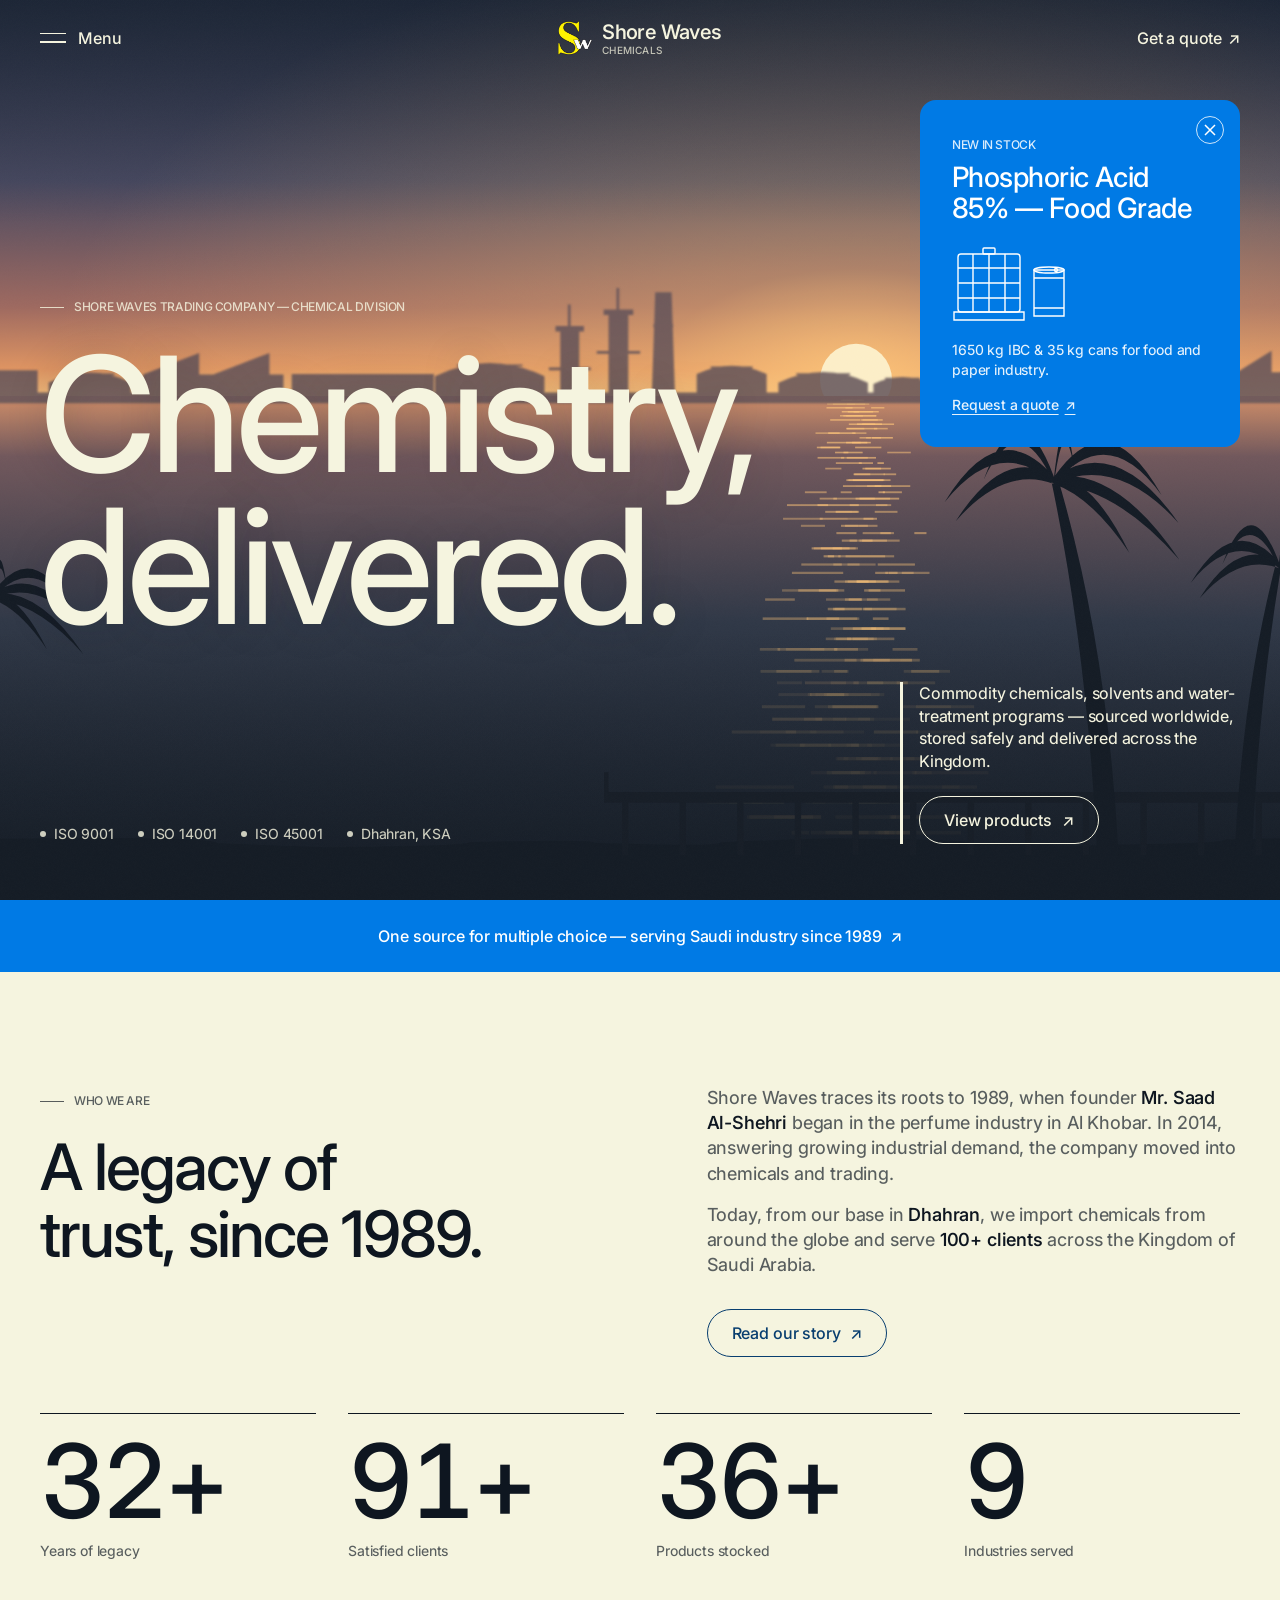
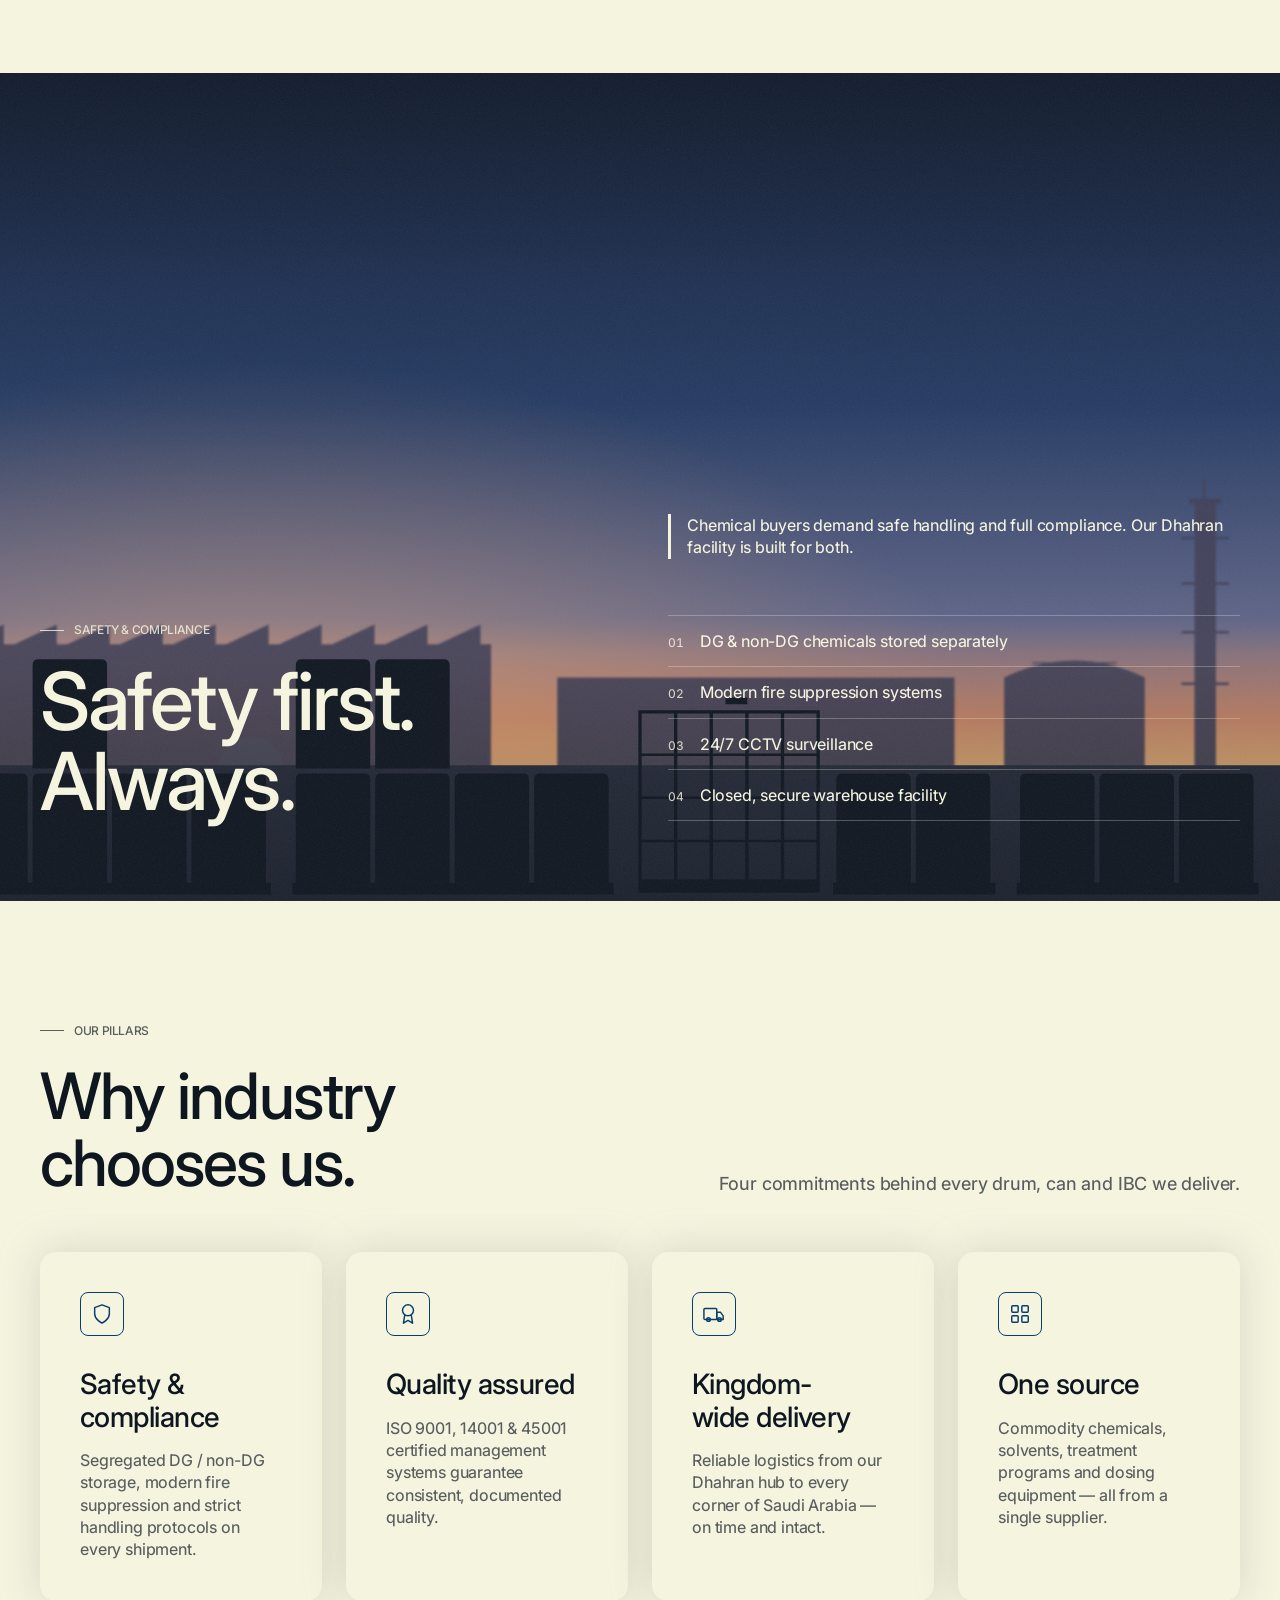
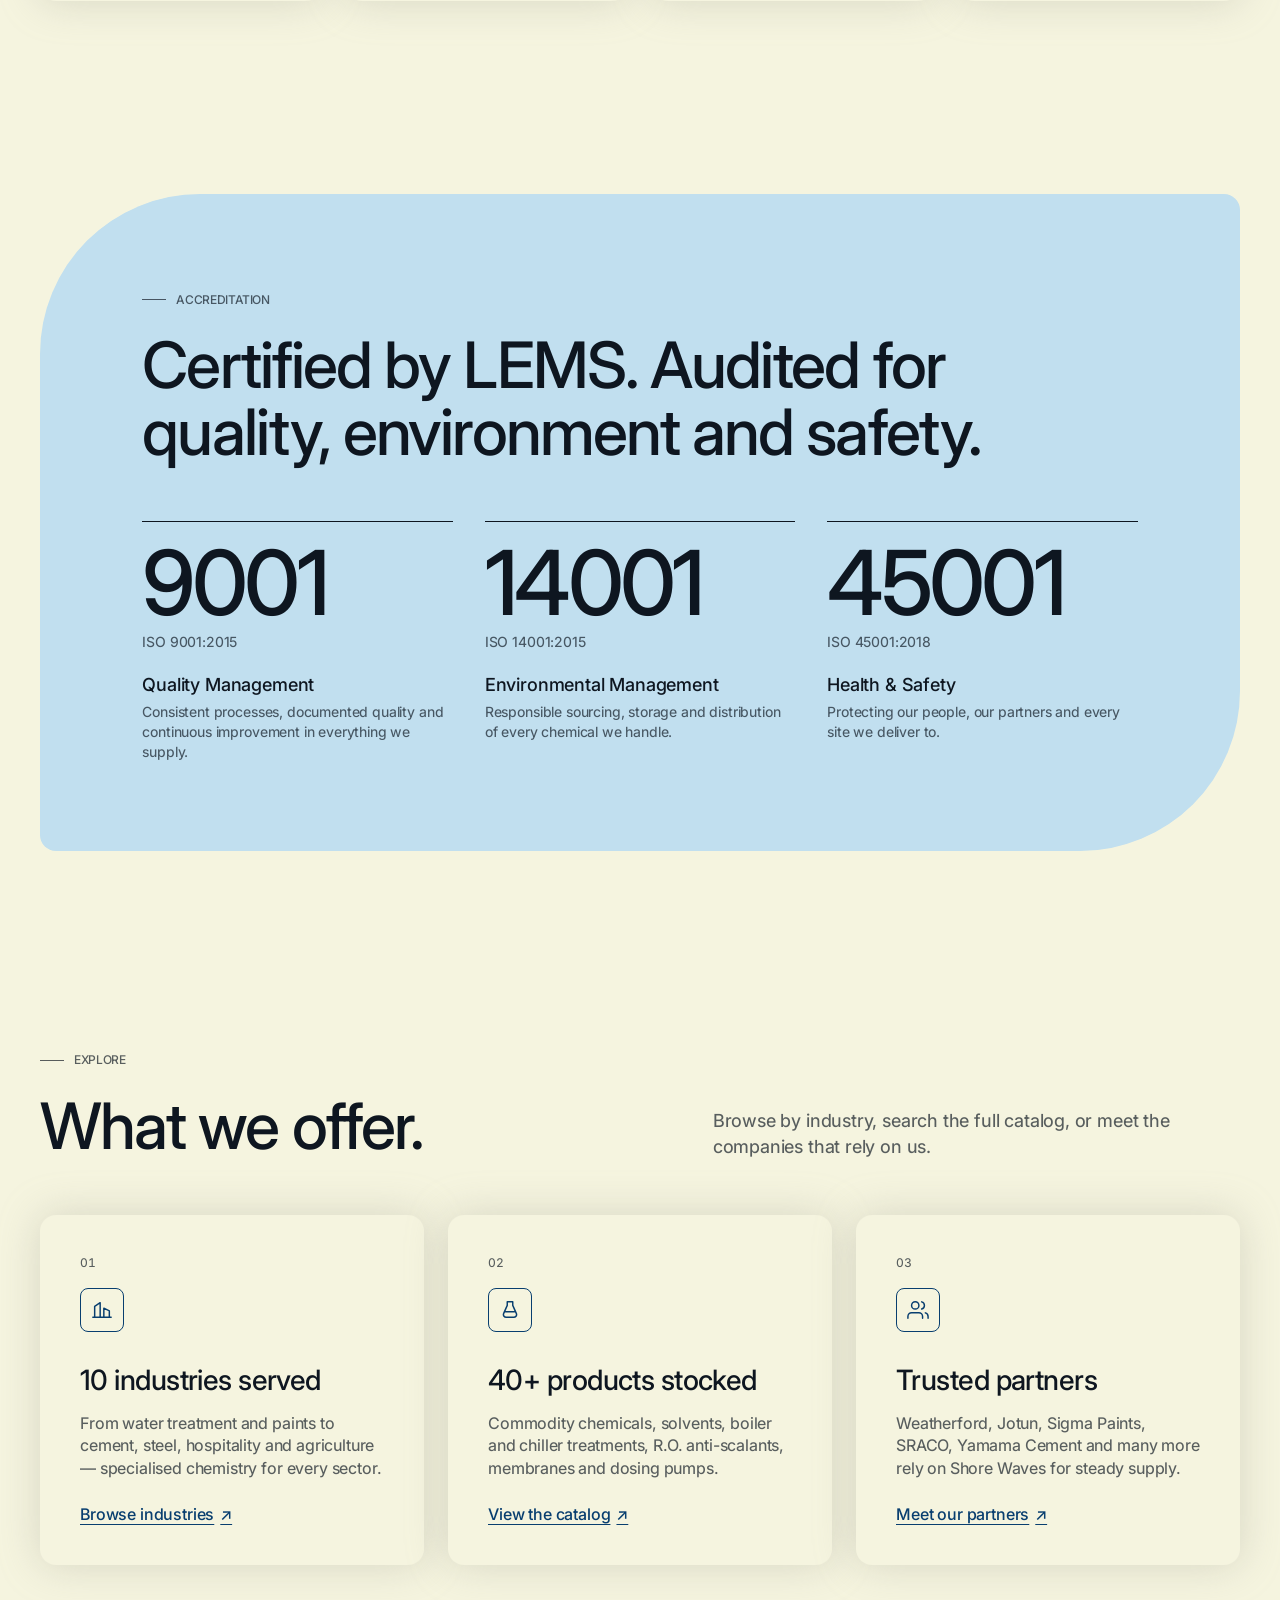
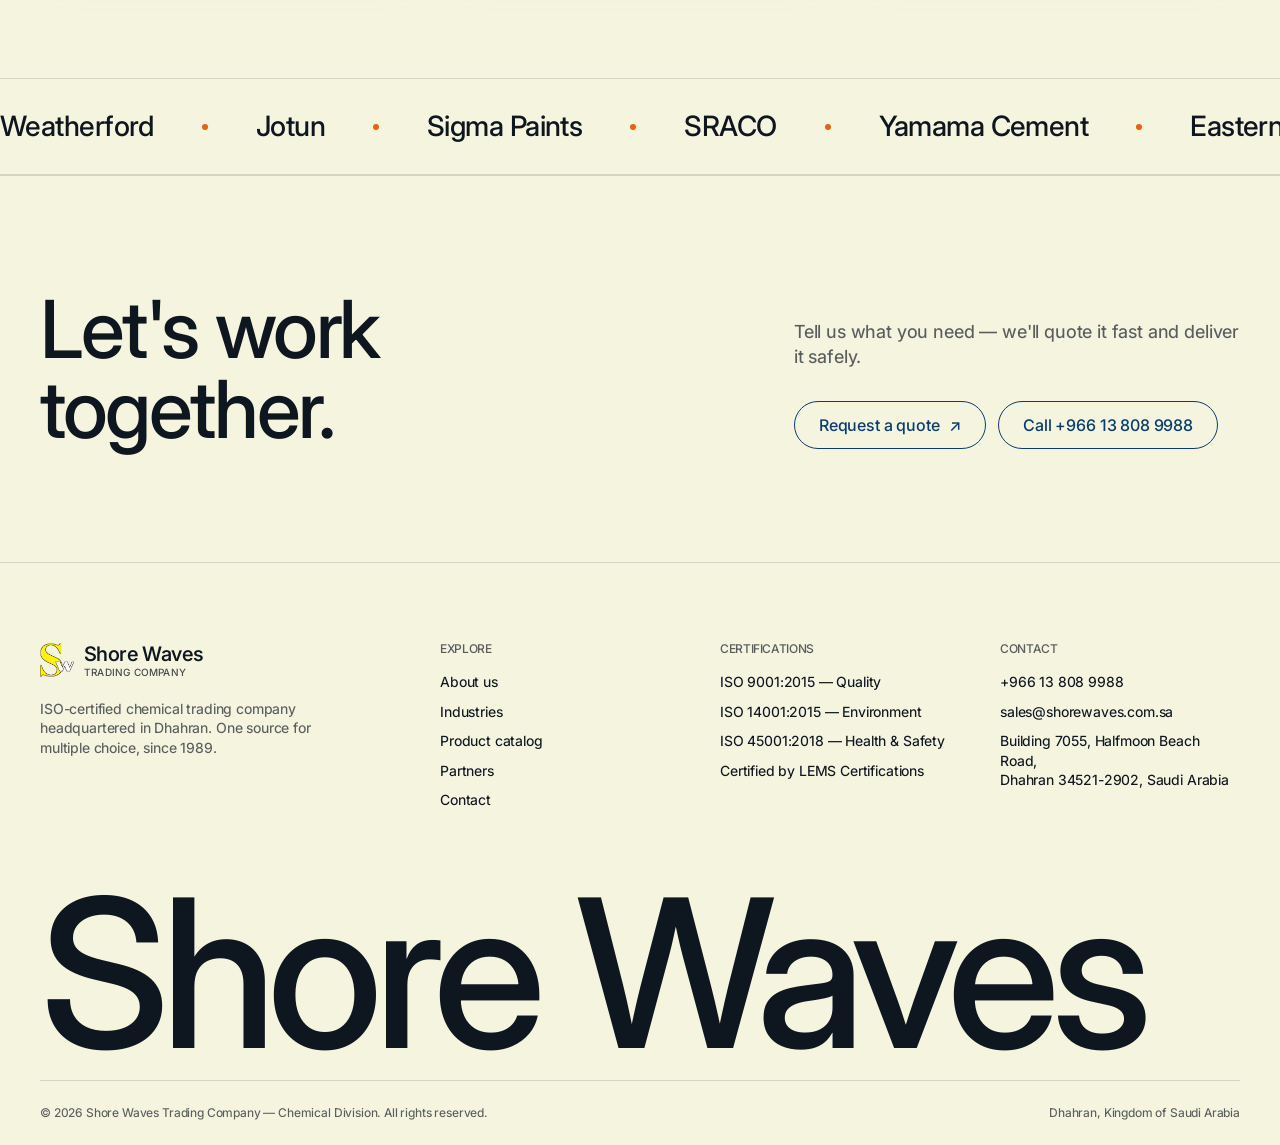
<file: index.html>
<!DOCTYPE html>
<html lang="en">
<head>
  <meta charset="UTF-8">
  <meta name="viewport" content="width=device-width, initial-scale=1.0">
  <title>Shore Waves Trading Company — Chemical Division | Trusted Chemical Supply for Saudi Industry</title>
  <meta name="description" content="Shore Waves Trading Company, Dhahran — ISO-certified chemical trading company supplying commodity chemicals, solvents, and water treatment solutions across Saudi Arabia since 1989.">
  <meta name="theme-color" content="#f5f4df">
  <meta property="og:title" content="Shore Waves Trading Company — Chemical Division">
  <meta property="og:description" content="Delivering Quality Chemicals, Safely and Reliably. ISO-certified chemical supplier serving 100+ clients across the Kingdom of Saudi Arabia.">
  <meta property="og:type" content="website">
  <meta property="og:url" content="https://www.shorewaves.com.sa/">
  <link rel="icon" type="image/png" href="assets/favicon-sw.png">
  <link rel="preconnect" href="https://fonts.googleapis.com">
  <link rel="preconnect" href="https://fonts.gstatic.com" crossorigin>
  <link href="https://fonts.googleapis.com/css2?family=Inter:opsz,wght@14..32,400..600&display=swap" rel="stylesheet">
  <link rel="stylesheet" href="css/style.css">
</head>
<body>
  <a class="skip-link" href="#main">Skip to main content</a>

  <header class="site-header">
    <div class="container nav-wrap">
      <button class="nav-toggle" aria-expanded="false" aria-controls="site-nav">
        <span class="bars" aria-hidden="true"><span></span><span></span></span>
        <span class="label">Menu</span>
        <span class="sr-only">Toggle navigation menu</span>
      </button>
      <a class="brand" href="index.html" aria-label="Shore Waves Trading Company — home">
        <img class="brand-mark" src="assets/logo-sw.png" alt="" aria-hidden="true">
        <span class="brand-word">Shore Waves<small>Chemicals</small></span>
      </a>
      <a class="nav-link" href="contact.html"><span class="label">Get a quote</span><span class="label-short">Quote</span> <span aria-hidden="true">&#8599;</span></a>
    </div>
    <nav id="site-nav" class="site-nav" aria-label="Main navigation">
      <div class="container menu-grid">
        <ul class="menu-links">
            <li><a href="index.html" aria-current="page">Home<span>01</span></a></li>
            <li><a href="about.html">About<span>02</span></a></li>
            <li><a href="industries.html">Industries<span>03</span></a></li>
            <li><a href="products.html">Products<span>04</span></a></li>
            <li><a href="partners.html">Partners<span>05</span></a></li>
            <li><a href="contact.html">Contact<span>06</span></a></li>
        </ul>
        <div class="menu-aside">
          <p>ISO-certified chemical trading, Dhahran. Serving Saudi industry since 1989.</p>
          <p><a href="tel:+966138089988">+966 13 808 9988</a><br><a href="mailto:sales@shorewaves.com.sa">sales@shorewaves.com.sa</a></p>
          <a href="contact.html" class="btn">Request a quote <span class="arrow" aria-hidden="true">&#8599;</span></a>
        </div>
      </div>
    </nav>
  </header>

  <main id="main">
    <section class="hero" aria-labelledby="hero-title">
      <img class="hero-media" src="assets/scenes/coast.svg" alt="Golden-hour view across the Arabian Gulf toward an industrial shoreline, palms in the foreground">

      <aside class="promo-card" id="promo-card" aria-label="New in stock">
        <button class="promo-close" type="button" aria-label="Dismiss announcement">
          <svg viewBox="0 0 12 12" fill="none" stroke-width="1.5" aria-hidden="true"><path d="M1 1l10 10M11 1L1 11"/></svg>
        </button>
        <span class="promo-kicker">New in stock</span>
        <h2>Phosphoric Acid 85% — Food Grade</h2>
        <svg class="promo-art" viewBox="0 0 120 84" fill="none" stroke="#fff" stroke-width="1.4" aria-hidden="true">
          <rect x="6" y="14" width="62" height="58" rx="3"/><path d="M6 28h62M6 43h62M6 58h62M21 14v58M37 14v58M53 14v58"/>
          <rect x="31" y="8" width="12" height="6" rx="1"/><path d="M2 72h70v8H2z"/>
          <path d="M82 30h30v46H82z"/><path d="M82 38h30M82 68h30"/><ellipse cx="97" cy="30" rx="15" ry="3"/><circle cx="104" cy="30" r="1.5"/>
        </svg>
        <p>1650 kg IBC &amp; 35 kg cans for food and paper industry.</p>
        <p style="margin-top:16px"><a class="promo-link" href="contact.html?product=Phosphoric%20Acid%2085%25%20Food%20Grade">Request a quote <span aria-hidden="true">&#8599;</span></a></p>
      </aside>

      <div class="container hero-inner">
        <span class="kicker">Shore Waves Trading Company — Chemical Division</span>
        <h1 id="hero-title" class="display">Chemistry, delivered.</h1>
        <div class="hero-foot">
          <div class="hero-meta" aria-label="Certifications">
            <span>ISO 9001</span><span>ISO 14001</span><span>ISO 45001</span><span>Dhahran, KSA</span>
          </div>
          <div class="caption-block">
            <p>Commodity chemicals, solvents and water-treatment programs — sourced worldwide, stored safely and delivered across the Kingdom.</p>
            <div class="btn-row">
              <a href="products.html" class="btn btn-light">View products <span class="arrow" aria-hidden="true">&#8599;</span></a>
            </div>
          </div>
        </div>
      </div>
    </section>

    <div class="band" role="note"><a href="about.html">One source for multiple choice — serving Saudi industry since 1989 <span aria-hidden="true">&#8599;</span></a></div>

    <section class="section" aria-labelledby="intro-title">
      <div class="container split">
        <div class="reveal">
          <span class="kicker">Who we are</span>
          <h2 id="intro-title" class="heading">A legacy of trust, since 1989.</h2>
        </div>
        <div class="reveal">
          <p class="lead">Shore Waves traces its roots to 1989, when founder <strong>Mr. Saad Al-Shehri</strong> began in the perfume industry in Al Khobar. In 2014, answering growing industrial demand, the company moved into chemicals and trading.</p>
          <p class="lead">Today, from our base in <strong>Dhahran</strong>, we import chemicals from around the globe and serve <strong>100+ clients</strong> across the Kingdom of Saudi Arabia.</p>
          <div class="btn-row"><a href="about.html" class="btn">Read our story <span class="arrow" aria-hidden="true">&#8599;</span></a></div>
        </div>
      </div>

      <div class="container mt-56">
        <div class="stats-grid" aria-label="Company statistics">
          <div class="stat reveal"><div class="stat-num" data-target="35" data-suffix="+">35+</div><div class="stat-label">Years of legacy</div></div>
          <div class="stat reveal"><div class="stat-num" data-target="100" data-suffix="+">100+</div><div class="stat-label">Satisfied clients</div></div>
          <div class="stat reveal"><div class="stat-num" data-target="40" data-suffix="+">40+</div><div class="stat-label">Products stocked</div></div>
          <div class="stat reveal"><div class="stat-num" data-target="10" data-suffix="">10</div><div class="stat-label">Industries served</div></div>
        </div>
      </div>
    </section>

    <section class="photo-band" aria-labelledby="safety-title">
      <img class="hero-media" src="assets/scenes/depot.svg" alt="Drums and IBC containers silhouetted at a chemical depot at dusk">
      <div class="container">
        <div class="photo-band-grid">
          <div>
            <span class="kicker" style="color:var(--cream-80)">Safety &amp; compliance</span>
            <h2 id="safety-title" class="heading-lg">Safety first. Always.</h2>
          </div>
          <div>
            <div class="caption-block" style="max-width:none">
              <p>Chemical buyers demand safe handling and full compliance. Our Dhahran facility is built for both.</p>
            </div>
            <ul class="fact-list mt-56">
              <li><span class="n">01</span> DG &amp; non-DG chemicals stored separately</li>
              <li><span class="n">02</span> Modern fire suppression systems</li>
              <li><span class="n">03</span> 24/7 CCTV surveillance</li>
              <li><span class="n">04</span> Closed, secure warehouse facility</li>
            </ul>
          </div>
        </div>
      </div>
    </section>

    <section class="section" aria-labelledby="why-title">
      <div class="container">
        <div class="section-head">
          <div>
            <span class="kicker">Our pillars</span>
            <h2 id="why-title" class="heading">Why industry chooses us.</h2>
          </div>
          <p class="lead">Four commitments behind every drum, can and IBC we deliver.</p>
        </div>
        <div class="card-grid cols-4">
          <article class="card reveal">
            <span class="icon-btn" aria-hidden="true"><svg viewBox="0 0 24 24" fill="none" stroke-width="1.6" stroke-linecap="round" stroke-linejoin="round"><path d="M12 22s8-4 8-10V5l-8-3-8 3v7c0 6 8 10 8 10z"/></svg></span>
            <h3>Safety &amp; compliance</h3>
            <p>Segregated DG / non-DG storage, modern fire suppression and strict handling protocols on every shipment.</p>
          </article>
          <article class="card reveal">
            <span class="icon-btn" aria-hidden="true"><svg viewBox="0 0 24 24" fill="none" stroke-width="1.6" stroke-linecap="round" stroke-linejoin="round"><circle cx="12" cy="8" r="6"/><path d="M15.5 13l1.5 9-5-3-5 3 1.5-9"/></svg></span>
            <h3>Quality assured</h3>
            <p>ISO 9001, 14001 &amp; 45001 certified management systems guarantee consistent, documented quality.</p>
          </article>
          <article class="card reveal">
            <span class="icon-btn" aria-hidden="true"><svg viewBox="0 0 24 24" fill="none" stroke-width="1.6" stroke-linecap="round" stroke-linejoin="round"><rect x="1" y="6" width="14" height="12" rx="1"/><path d="M15 10h4l3 4v4h-7z"/><circle cx="6" cy="18" r="2"/><circle cx="18" cy="18" r="2"/></svg></span>
            <h3>Kingdom-wide delivery</h3>
            <p>Reliable logistics from our Dhahran hub to every corner of Saudi Arabia — on time and intact.</p>
          </article>
          <article class="card reveal">
            <span class="icon-btn" aria-hidden="true"><svg viewBox="0 0 24 24" fill="none" stroke-width="1.6" stroke-linecap="round" stroke-linejoin="round"><rect x="3" y="3" width="7" height="7" rx="1"/><rect x="14" y="3" width="7" height="7" rx="1"/><rect x="3" y="14" width="7" height="7" rx="1"/><rect x="14" y="14" width="7" height="7" rx="1"/></svg></span>
            <h3>One source</h3>
            <p>Commodity chemicals, solvents, treatment programs and dosing equipment — all from a single supplier.</p>
          </article>
        </div>
      </div>
    </section>

    <section class="section tight" aria-labelledby="cert-title">
      <div class="container">
        <div class="feature reveal">
          <span class="kicker">Accreditation</span>
          <h2 id="cert-title" class="heading">Certified by LEMS. Audited for quality, environment and safety.</h2>
        <div class="iso-grid">
          <div class="iso reveal">
            <div class="iso-num">9001</div>
            <div class="iso-year">ISO 9001:2015</div>
            <h3>Quality Management</h3>
            <p>Consistent processes, documented quality and continuous improvement in everything we supply.</p>
          </div>
          <div class="iso reveal">
            <div class="iso-num">14001</div>
            <div class="iso-year">ISO 14001:2015</div>
            <h3>Environmental Management</h3>
            <p>Responsible sourcing, storage and distribution of every chemical we handle.</p>
          </div>
          <div class="iso reveal">
            <div class="iso-num">45001</div>
            <div class="iso-year">ISO 45001:2018</div>
            <h3>Health &amp; Safety</h3>
            <p>Protecting our people, our partners and every site we deliver to.</p>
          </div>
        </div>
        </div>
      </div>
    </section>

    <section class="section" aria-labelledby="explore-title">
      <div class="container">
        <div class="section-head">
          <div>
            <span class="kicker">Explore</span>
            <h2 id="explore-title" class="heading">What we offer.</h2>
          </div>
          <p class="lead">Browse by industry, search the full catalog, or meet the companies that rely on us.</p>
        </div>
        <div class="card-grid cols-3">
          <article class="card reveal">
            <span class="card-index">01</span>
            <span class="icon-btn" aria-hidden="true"><svg viewBox="0 0 24 24" fill="none" stroke-width="1.6" stroke-linecap="round" stroke-linejoin="round"><path d="M2 20h20"/><path d="M4 20V8l6-4v16"/><path d="M14 20V10l6 3v7"/></svg></span>
            <h3>10 industries served</h3>
            <p>From water treatment and paints to cement, steel, hospitality and agriculture — specialised chemistry for every sector.</p>
            <a href="industries.html" class="text-link">Browse industries <span class="arrow" aria-hidden="true">&#8599;</span></a>
          </article>
          <article class="card reveal">
            <span class="card-index">02</span>
            <span class="icon-btn" aria-hidden="true"><svg viewBox="0 0 24 24" fill="none" stroke-width="1.6" stroke-linecap="round" stroke-linejoin="round"><path d="M9 3h6v4l4 9a3 3 0 0 1-3 4H8a3 3 0 0 1-3-4l4-9z"/><path d="M7 14h10"/></svg></span>
            <h3>40+ products stocked</h3>
            <p>Commodity chemicals, solvents, boiler and chiller treatments, R.O. anti-scalants, membranes and dosing pumps.</p>
            <a href="products.html" class="text-link">View the catalog <span class="arrow" aria-hidden="true">&#8599;</span></a>
          </article>
          <article class="card reveal">
            <span class="card-index">03</span>
            <span class="icon-btn" aria-hidden="true"><svg viewBox="0 0 24 24" fill="none" stroke-width="1.6" stroke-linecap="round" stroke-linejoin="round"><path d="M17 21v-2a4 4 0 0 0-4-4H5a4 4 0 0 0-4 4v2"/><circle cx="9" cy="7" r="4"/><path d="M23 21v-2a4 4 0 0 0-3-3.87"/><path d="M16 3.13a4 4 0 0 1 0 7.75"/></svg></span>
            <h3>Trusted partners</h3>
            <p>Weatherford, Jotun, Sigma Paints, SRACO, Yamama Cement and many more rely on Shore Waves for steady supply.</p>
            <a href="partners.html" class="text-link">Meet our partners <span class="arrow" aria-hidden="true">&#8599;</span></a>
          </article>
        </div>
      </div>
    </section>

    <div class="marquee" aria-label="Our business partners">
      <div class="marquee-track">
        <span>Weatherford</span><span>Jotun</span><span>Sigma Paints</span><span>SRACO</span><span>Yamama Cement</span><span>Eastern Cement</span><span>Al Safi</span><span>Tamimi Industrial Services</span><span>Zain Industries</span><span>Midad Chemicals</span><span>Oscar Paints</span><span>BRC Industrial</span>
        <span aria-hidden="true">Weatherford</span><span aria-hidden="true">Jotun</span><span aria-hidden="true">Sigma Paints</span><span aria-hidden="true">SRACO</span><span aria-hidden="true">Yamama Cement</span><span aria-hidden="true">Eastern Cement</span><span aria-hidden="true">Al Safi</span><span aria-hidden="true">Tamimi Industrial Services</span><span aria-hidden="true">Zain Industries</span><span aria-hidden="true">Midad Chemicals</span><span aria-hidden="true">Oscar Paints</span><span aria-hidden="true">BRC Industrial</span>
      </div>
    </div>

    <section class="cta" aria-labelledby="cta-title">
      <div class="container cta-grid">
        <h2 id="cta-title" class="heading-lg">Let's work together.</h2>
        <div>
          <p>Tell us what you need — we'll quote it fast and deliver it safely.</p>
          <div class="btn-row">
            <a href="contact.html" class="btn">Request a quote <span class="arrow" aria-hidden="true">&#8599;</span></a>
            <a href="tel:+966138089988" class="btn">Call +966 13 808 9988</a>
          </div>
        </div>
      </div>
    </section>
  </main>

  <footer class="site-footer">
    <div class="container">
      <div class="footer-grid">
        <div>
          <a class="brand" href="index.html" aria-label="Shore Waves — home"><img class="brand-mark" src="assets/logo-sw.png" alt="" aria-hidden="true"><span class="brand-word">Shore Waves<small>Trading Company</small></span></a>
          <p>ISO-certified chemical trading company headquartered in Dhahran. One source for multiple choice, since 1989.</p>
        </div>
        <div>
          <h3>Explore</h3>
          <ul>
            <li><a href="about.html">About us</a></li>
            <li><a href="industries.html">Industries</a></li>
            <li><a href="products.html">Product catalog</a></li>
            <li><a href="partners.html">Partners</a></li>
            <li><a href="contact.html">Contact</a></li>
          </ul>
        </div>
        <div>
          <h3>Certifications</h3>
          <ul>
            <li>ISO 9001:2015 — Quality</li>
            <li>ISO 14001:2015 — Environment</li>
            <li>ISO 45001:2018 — Health &amp; Safety</li>
            <li>Certified by LEMS Certifications</li>
          </ul>
        </div>
        <div>
          <h3>Contact</h3>
          <ul>
            <li><a href="tel:+966138089988">+966 13 808 9988</a></li>
            <li><a href="mailto:sales@shorewaves.com.sa">sales@shorewaves.com.sa</a></li>
            <li>Building 7055, Halfmoon Beach Road,<br>Dhahran 34521-2902, Saudi Arabia</li>
          </ul>
        </div>
      </div>
      <div class="footer-mark" aria-hidden="true">Shore Waves</div>
      <div class="footer-bottom">
        <span>&copy; <span id="footer-year">2026</span> Shore Waves Trading Company — Chemical Division. All rights reserved.</span>
        <span>Dhahran, Kingdom of Saudi Arabia</span>
      </div>
    </div>
  </footer>

  <div class="floaters">
    <a href="tel:+966138089988" class="float-call" aria-label="Call us at +966 13 808 9988">
      <svg viewBox="0 0 24 24" fill="none" stroke-width="1.8" stroke-linecap="round" stroke-linejoin="round" aria-hidden="true"><path d="M22 16.92v3a2 2 0 0 1-2.18 2 19.79 19.79 0 0 1-8.63-3.07 19.5 19.5 0 0 1-6-6 19.79 19.79 0 0 1-3.07-8.67A2 2 0 0 1 4.11 2h3a2 2 0 0 1 2 1.72c.13.96.36 1.9.7 2.81a2 2 0 0 1-.45 2.11L8.09 9.91a16 16 0 0 0 6 6l1.27-1.27a2 2 0 0 1 2.11-.45c.91.34 1.85.57 2.81.7A2 2 0 0 1 22 16.92z"/></svg>
    </a>
    <a href="contact.html" class="float-quote">
      <svg viewBox="0 0 24 24" fill="none" stroke-width="1.8" stroke-linecap="round" stroke-linejoin="round" aria-hidden="true"><path d="M21 15a2 2 0 0 1-2 2H7l-4 4V5a2 2 0 0 1 2-2h14a2 2 0 0 1 2 2z"/></svg>
      <span>Request a quote</span>
    </a>
  </div>

  <script src="js/main.js"></script>
</body>
</html>
</file>
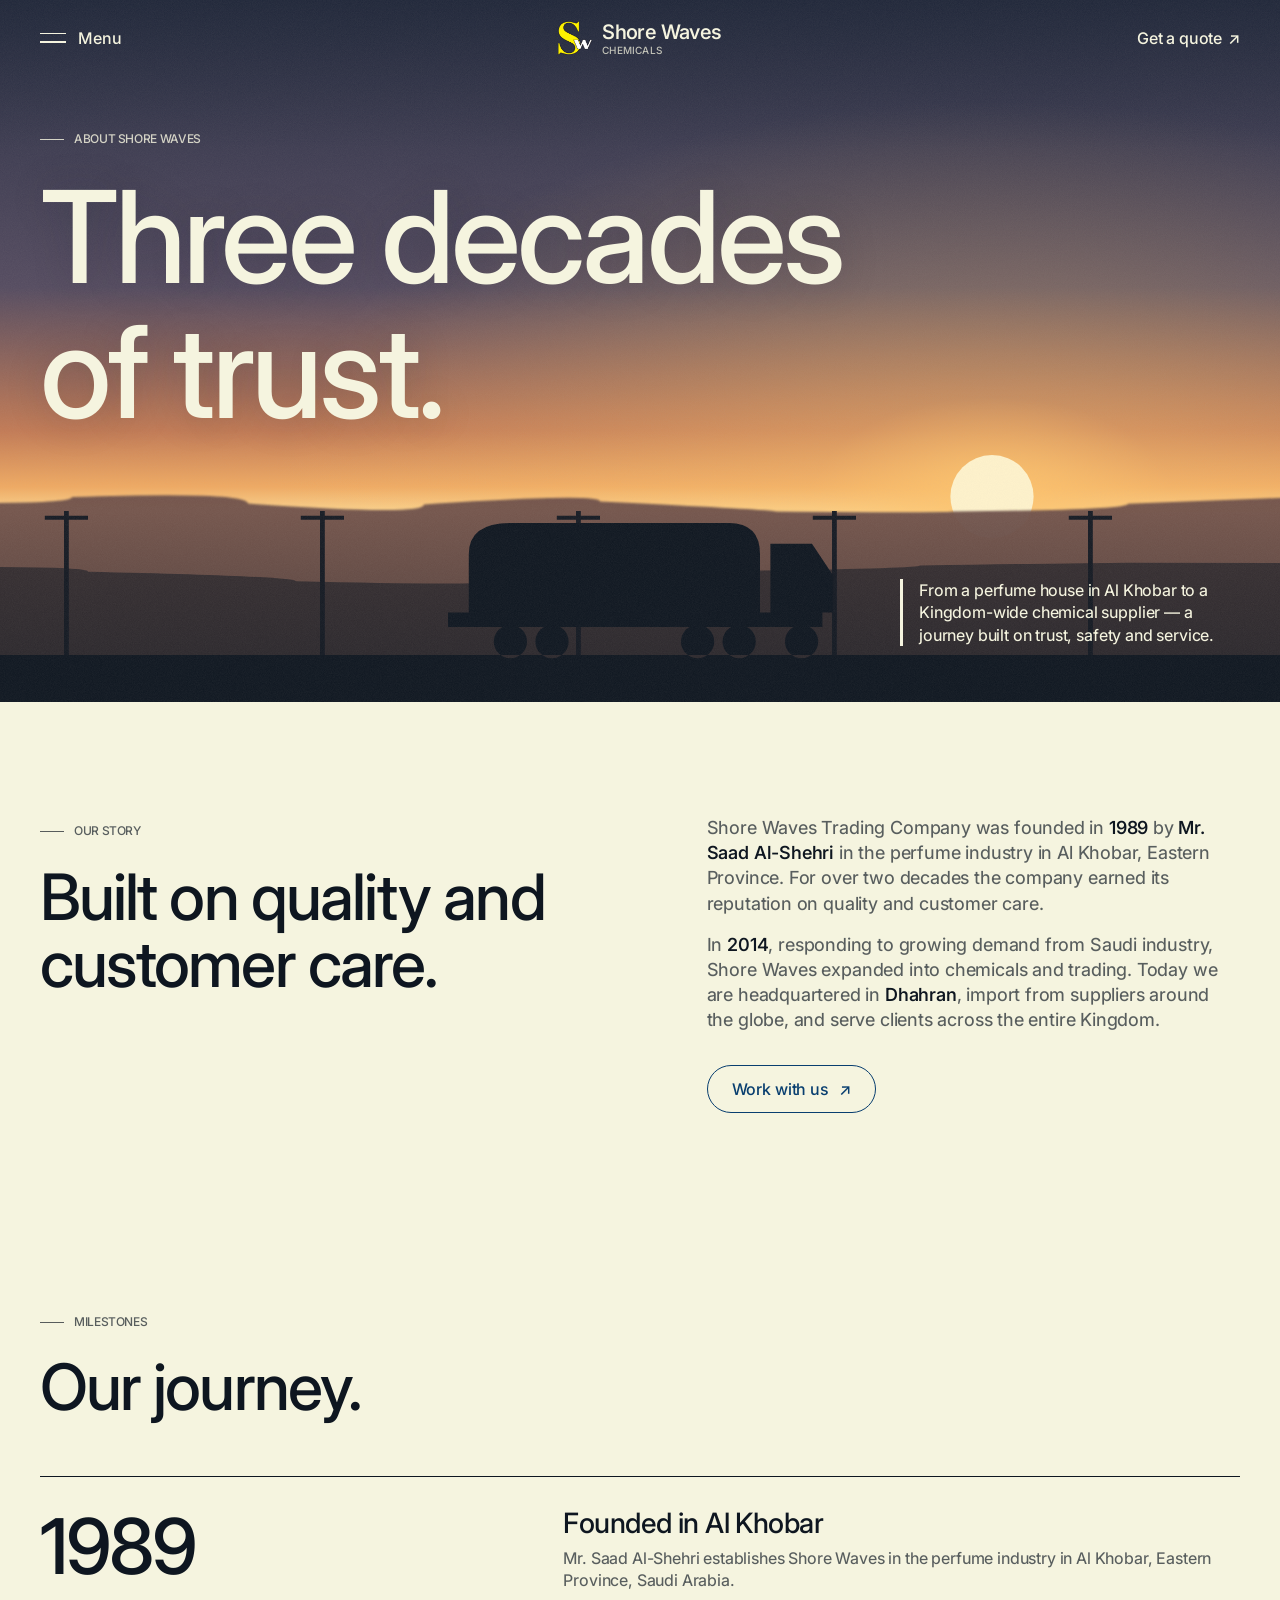
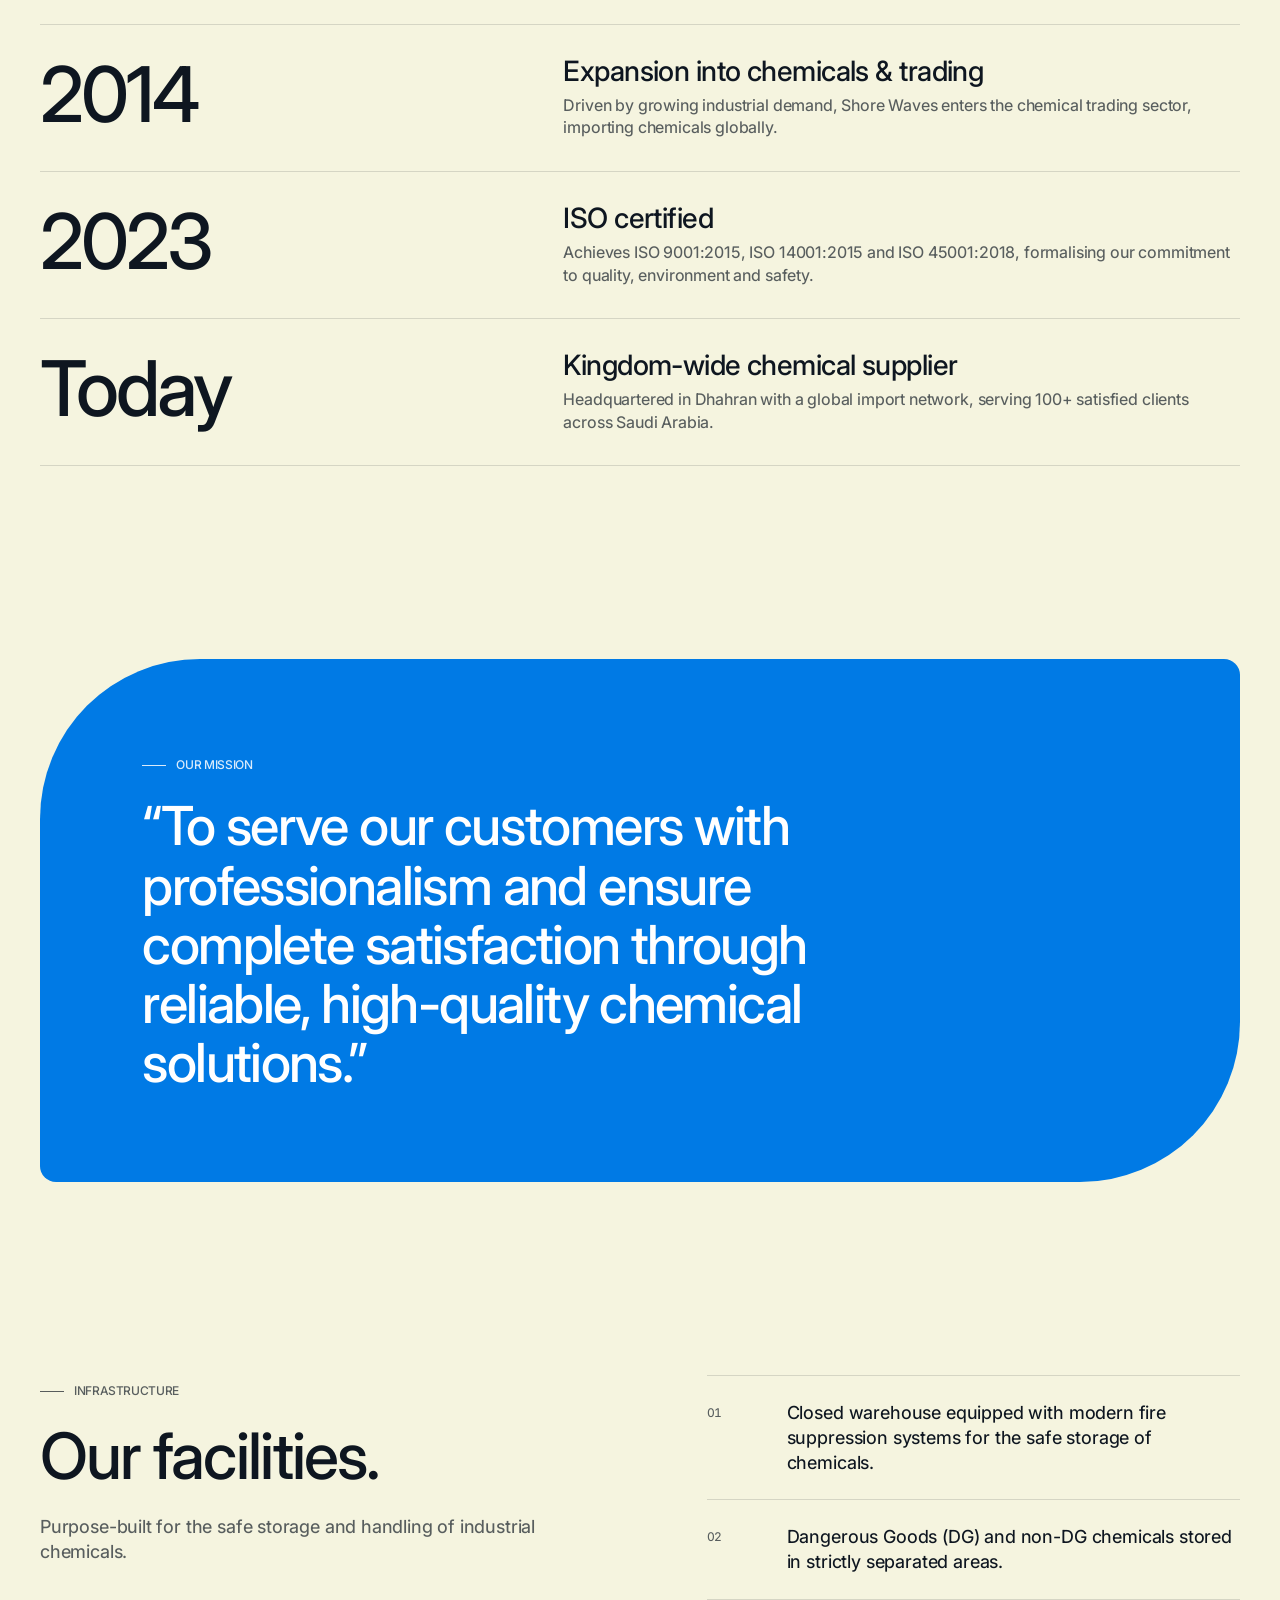
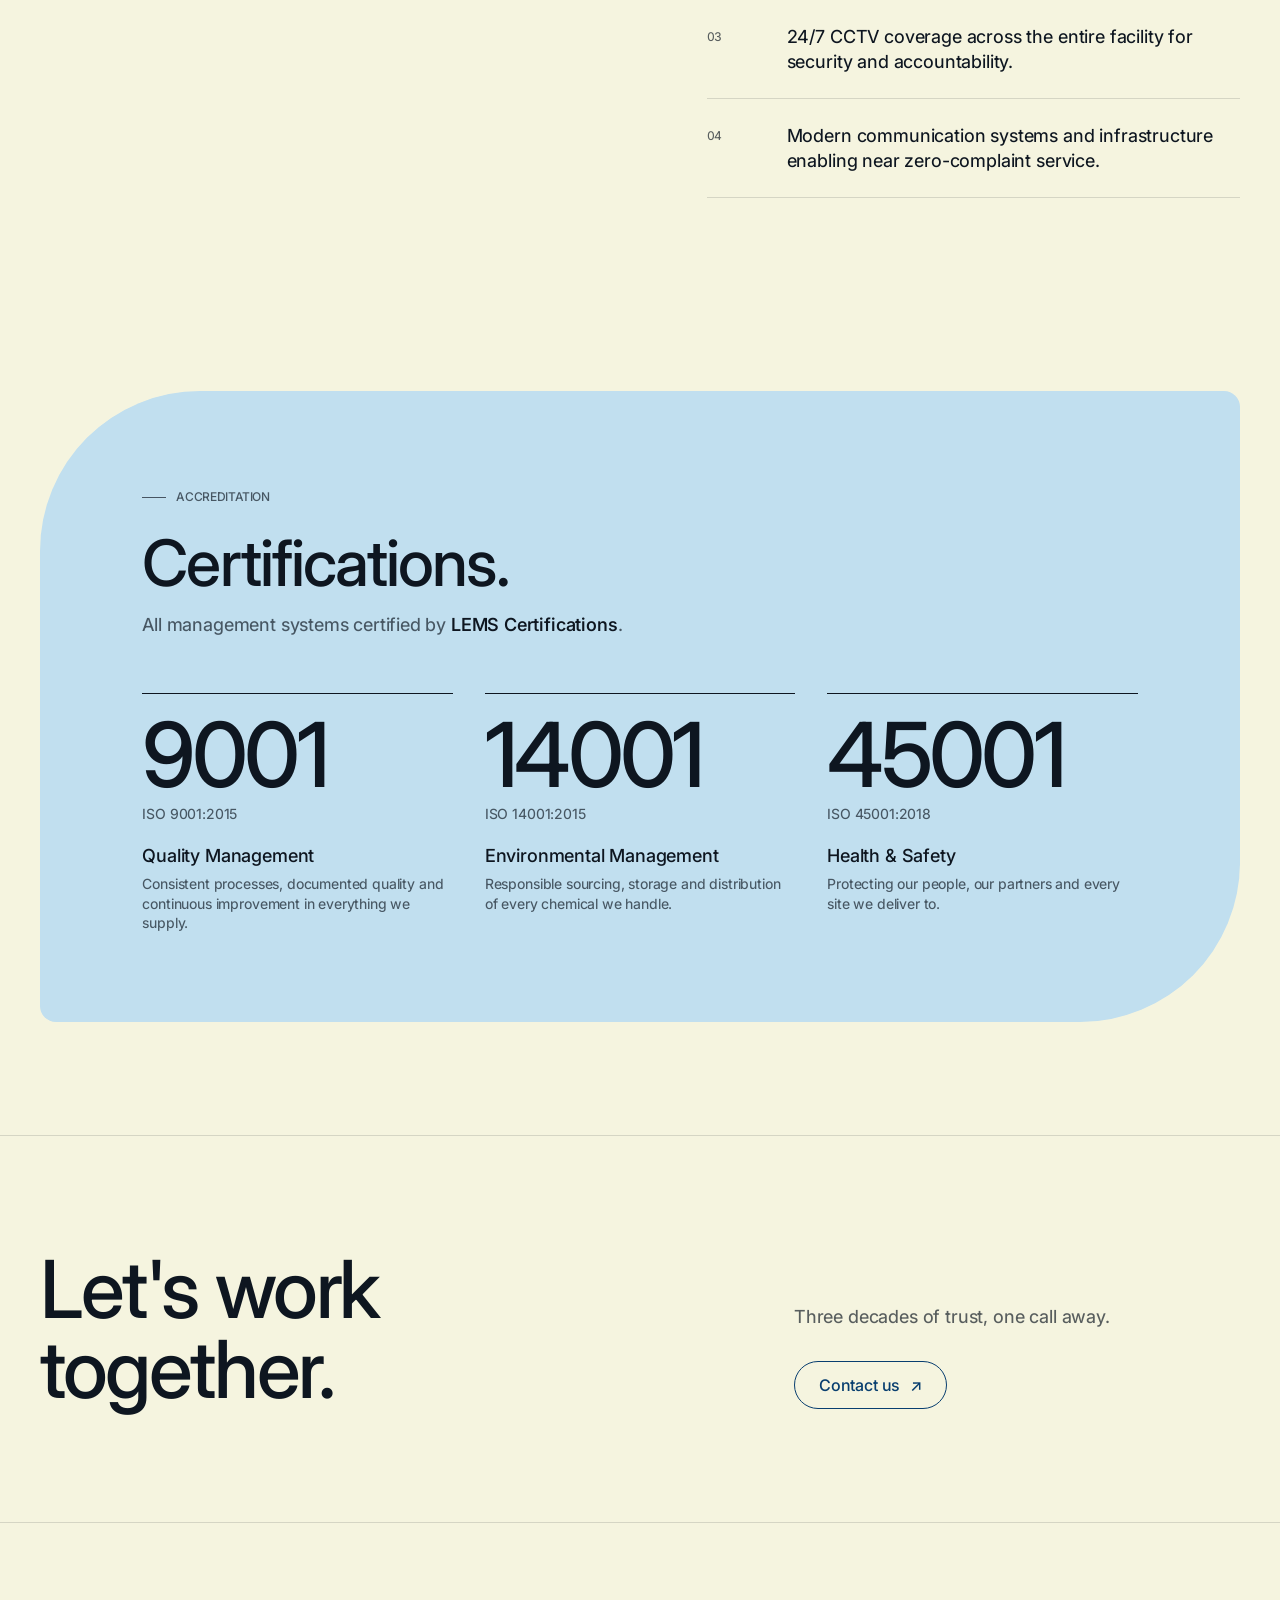
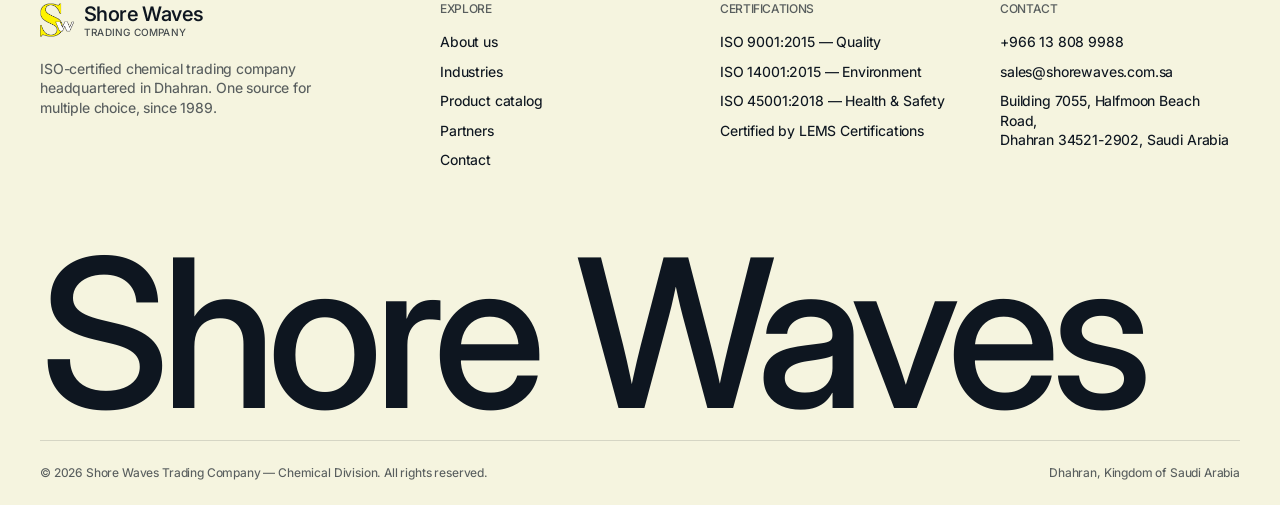
<file: about.html>
<!DOCTYPE html>
<html lang="en">
<head>
  <meta charset="UTF-8">
  <meta name="viewport" content="width=device-width, initial-scale=1.0">
  <title>About Us | Shore Waves Trading Company — Chemical Division</title>
  <meta name="description" content="From perfume beginnings in Al Khobar in 1989 to a Kingdom-wide ISO-certified chemical supplier — the Shore Waves Trading Company story, facilities, mission, and certifications.">
  <meta name="theme-color" content="#f5f4df">
  <meta property="og:title" content="About Shore Waves Trading Company — Chemical Division">
  <meta property="og:description" content="Founded 1989 in Al Khobar by Mr. Saad Al-Shehri. Expanded into chemicals in 2014. ISO 9001, 14001 & 45001 certified. 100+ clients Kingdom-wide.">
  <meta property="og:type" content="website">
  <meta property="og:url" content="https://www.shorewaves.com.sa/about.html">
  <link rel="icon" type="image/png" href="assets/favicon-sw.png">
  <link rel="preconnect" href="https://fonts.googleapis.com">
  <link rel="preconnect" href="https://fonts.gstatic.com" crossorigin>
  <link href="https://fonts.googleapis.com/css2?family=Inter:opsz,wght@14..32,400..600&display=swap" rel="stylesheet">
  <link rel="stylesheet" href="css/style.css">
</head>
<body>
  <a class="skip-link" href="#main">Skip to main content</a>

  <header class="site-header">
    <div class="container nav-wrap">
      <button class="nav-toggle" aria-expanded="false" aria-controls="site-nav">
        <span class="bars" aria-hidden="true"><span></span><span></span></span>
        <span class="label">Menu</span>
        <span class="sr-only">Toggle navigation menu</span>
      </button>
      <a class="brand" href="index.html" aria-label="Shore Waves Trading Company — home">
        <img class="brand-mark" src="assets/logo-sw.png" alt="" aria-hidden="true">
        <span class="brand-word">Shore Waves<small>Chemicals</small></span>
      </a>
      <a class="nav-link" href="contact.html"><span class="label">Get a quote</span><span class="label-short">Quote</span> <span aria-hidden="true">&#8599;</span></a>
    </div>
    <nav id="site-nav" class="site-nav" aria-label="Main navigation">
      <div class="container menu-grid">
        <ul class="menu-links">
            <li><a href="index.html">Home<span>01</span></a></li>
            <li><a href="about.html" aria-current="page">About<span>02</span></a></li>
            <li><a href="industries.html">Industries<span>03</span></a></li>
            <li><a href="products.html">Products<span>04</span></a></li>
            <li><a href="partners.html">Partners<span>05</span></a></li>
            <li><a href="contact.html">Contact<span>06</span></a></li>
        </ul>
        <div class="menu-aside">
          <p>ISO-certified chemical trading, Dhahran. Serving Saudi industry since 1989.</p>
          <p><a href="tel:+966138089988">+966 13 808 9988</a><br><a href="mailto:sales@shorewaves.com.sa">sales@shorewaves.com.sa</a></p>
          <a href="contact.html" class="btn">Request a quote <span class="arrow" aria-hidden="true">&#8599;</span></a>
        </div>
      </div>
    </nav>
  </header>

  <main id="main">
    <section class="hero page" aria-labelledby="page-title">
      <img class="hero-media" src="assets/scenes/desert.svg" alt="A chemical tanker truck crossing the desert at sunset">
      <div class="container hero-inner">
        <span class="kicker">About Shore Waves</span>
        <h1 id="page-title">Three decades<br>of trust.</h1>
        <div class="hero-foot">
          <div></div>
          <div class="caption-block">
            <p>From a perfume house in Al Khobar to a Kingdom-wide chemical supplier — a journey built on trust, safety and service.</p>
          </div>
        </div>
      </div>
    </section>

    <section class="section" aria-labelledby="story-title">
      <div class="container split">
        <div class="reveal">
          <span class="kicker">Our story</span>
          <h2 id="story-title" class="heading">Built on quality and customer care.</h2>
        </div>
        <div class="reveal">
          <p class="lead">Shore Waves Trading Company was founded in <strong>1989</strong> by <strong>Mr. Saad Al-Shehri</strong> in the perfume industry in Al Khobar, Eastern Province. For over two decades the company earned its reputation on quality and customer care.</p>
          <p class="lead">In <strong>2014</strong>, responding to growing demand from Saudi industry, Shore Waves expanded into chemicals and trading. Today we are headquartered in <strong>Dhahran</strong>, import from suppliers around the globe, and serve clients across the entire Kingdom.</p>
          <div class="btn-row"><a href="contact.html" class="btn">Work with us <span class="arrow" aria-hidden="true">&#8599;</span></a></div>
        </div>
      </div>
    </section>

    <section class="section tight" aria-labelledby="timeline-title">
      <div class="container">
        <div class="section-head">
          <div>
            <span class="kicker">Milestones</span>
            <h2 id="timeline-title" class="heading">Our journey.</h2>
          </div>
        </div>
        <div class="timeline">
          <div class="timeline-item reveal">
            <div class="timeline-year">1989</div>
            <div><h3>Founded in Al Khobar</h3><p>Mr. Saad Al-Shehri establishes Shore Waves in the perfume industry in Al Khobar, Eastern Province, Saudi Arabia.</p></div>
          </div>
          <div class="timeline-item reveal">
            <div class="timeline-year">2014</div>
            <div><h3>Expansion into chemicals &amp; trading</h3><p>Driven by growing industrial demand, Shore Waves enters the chemical trading sector, importing chemicals globally.</p></div>
          </div>
          <div class="timeline-item reveal">
            <div class="timeline-year">2023</div>
            <div><h3>ISO certified</h3><p>Achieves ISO 9001:2015, ISO 14001:2015 and ISO 45001:2018, formalising our commitment to quality, environment and safety.</p></div>
          </div>
          <div class="timeline-item reveal">
            <div class="timeline-year">Today</div>
            <div><h3>Kingdom-wide chemical supplier</h3><p>Headquartered in Dhahran with a global import network, serving 100+ satisfied clients across Saudi Arabia.</p></div>
          </div>
        </div>
      </div>
    </section>

    <section class="section" aria-labelledby="mission-title">
      <div class="container">
        <div class="feature blue reveal">
          <span class="kicker" id="mission-title">Our mission</span>
          <p class="quote">&ldquo;To serve our customers with professionalism and ensure complete satisfaction through reliable, high-quality chemical solutions.&rdquo;</p>
        </div>
      </div>
    </section>

    <section class="section tight" aria-labelledby="facilities-title">
      <div class="container split">
        <div class="reveal">
          <span class="kicker">Infrastructure</span>
          <h2 id="facilities-title" class="heading">Our facilities.</h2>
          <p class="lead" style="margin-top:24px">Purpose-built for the safe storage and handling of industrial chemicals.</p>
        </div>
        <ol class="num-list reveal">
          <li>Closed warehouse equipped with modern fire suppression systems for the safe storage of chemicals.</li>
          <li>Dangerous Goods (DG) and non-DG chemicals stored in strictly separated areas.</li>
          <li>24/7 CCTV coverage across the entire facility for security and accountability.</li>
          <li>Modern communication systems and infrastructure enabling near zero-complaint service.</li>
        </ol>
      </div>
    </section>

    <section class="section" aria-labelledby="cert-title">
      <div class="container">
        <div class="feature reveal">
          <span class="kicker">Accreditation</span>
          <h2 id="cert-title" class="heading">Certifications.</h2>
          <p class="lead" style="margin-top:16px">All management systems certified by <strong>LEMS Certifications</strong>.</p>
        <div class="iso-grid">
          <div class="iso reveal">
            <div class="iso-num">9001</div>
            <div class="iso-year">ISO 9001:2015</div>
            <h3>Quality Management</h3>
            <p>Consistent processes, documented quality and continuous improvement in everything we supply.</p>
          </div>
          <div class="iso reveal">
            <div class="iso-num">14001</div>
            <div class="iso-year">ISO 14001:2015</div>
            <h3>Environmental Management</h3>
            <p>Responsible sourcing, storage and distribution of every chemical we handle.</p>
          </div>
          <div class="iso reveal">
            <div class="iso-num">45001</div>
            <div class="iso-year">ISO 45001:2018</div>
            <h3>Health &amp; Safety</h3>
            <p>Protecting our people, our partners and every site we deliver to.</p>
          </div>
        </div>
        </div>
      </div>
    </section>

    <section class="cta" aria-labelledby="cta-title">
      <div class="container cta-grid">
        <h2 id="cta-title" class="heading-lg">Let's work together.</h2>
        <div>
          <p>Three decades of trust, one call away.</p>
          <div class="btn-row">
            <a href="contact.html" class="btn">Contact us <span class="arrow" aria-hidden="true">&#8599;</span></a>
          </div>
        </div>
      </div>
    </section>
  </main>

  <footer class="site-footer">
    <div class="container">
      <div class="footer-grid">
        <div>
          <a class="brand" href="index.html" aria-label="Shore Waves — home"><img class="brand-mark" src="assets/logo-sw.png" alt="" aria-hidden="true"><span class="brand-word">Shore Waves<small>Trading Company</small></span></a>
          <p>ISO-certified chemical trading company headquartered in Dhahran. One source for multiple choice, since 1989.</p>
        </div>
        <div>
          <h3>Explore</h3>
          <ul>
            <li><a href="about.html">About us</a></li>
            <li><a href="industries.html">Industries</a></li>
            <li><a href="products.html">Product catalog</a></li>
            <li><a href="partners.html">Partners</a></li>
            <li><a href="contact.html">Contact</a></li>
          </ul>
        </div>
        <div>
          <h3>Certifications</h3>
          <ul>
            <li>ISO 9001:2015 — Quality</li>
            <li>ISO 14001:2015 — Environment</li>
            <li>ISO 45001:2018 — Health &amp; Safety</li>
            <li>Certified by LEMS Certifications</li>
          </ul>
        </div>
        <div>
          <h3>Contact</h3>
          <ul>
            <li><a href="tel:+966138089988">+966 13 808 9988</a></li>
            <li><a href="mailto:sales@shorewaves.com.sa">sales@shorewaves.com.sa</a></li>
            <li>Building 7055, Halfmoon Beach Road,<br>Dhahran 34521-2902, Saudi Arabia</li>
          </ul>
        </div>
      </div>
      <div class="footer-mark" aria-hidden="true">Shore Waves</div>
      <div class="footer-bottom">
        <span>&copy; <span id="footer-year">2026</span> Shore Waves Trading Company — Chemical Division. All rights reserved.</span>
        <span>Dhahran, Kingdom of Saudi Arabia</span>
      </div>
    </div>
  </footer>

  <div class="floaters">
    <a href="tel:+966138089988" class="float-call" aria-label="Call us at +966 13 808 9988">
      <svg viewBox="0 0 24 24" fill="none" stroke-width="1.8" stroke-linecap="round" stroke-linejoin="round" aria-hidden="true"><path d="M22 16.92v3a2 2 0 0 1-2.18 2 19.79 19.79 0 0 1-8.63-3.07 19.5 19.5 0 0 1-6-6 19.79 19.79 0 0 1-3.07-8.67A2 2 0 0 1 4.11 2h3a2 2 0 0 1 2 1.72c.13.96.36 1.9.7 2.81a2 2 0 0 1-.45 2.11L8.09 9.91a16 16 0 0 0 6 6l1.27-1.27a2 2 0 0 1 2.11-.45c.91.34 1.85.57 2.81.7A2 2 0 0 1 22 16.92z"/></svg>
    </a>
    <a href="contact.html" class="float-quote">
      <svg viewBox="0 0 24 24" fill="none" stroke-width="1.8" stroke-linecap="round" stroke-linejoin="round" aria-hidden="true"><path d="M21 15a2 2 0 0 1-2 2H7l-4 4V5a2 2 0 0 1 2-2h14a2 2 0 0 1 2 2z"/></svg>
      <span>Request a quote</span>
    </a>
  </div>

  <script src="js/main.js"></script>
</body>
</html>
</file>
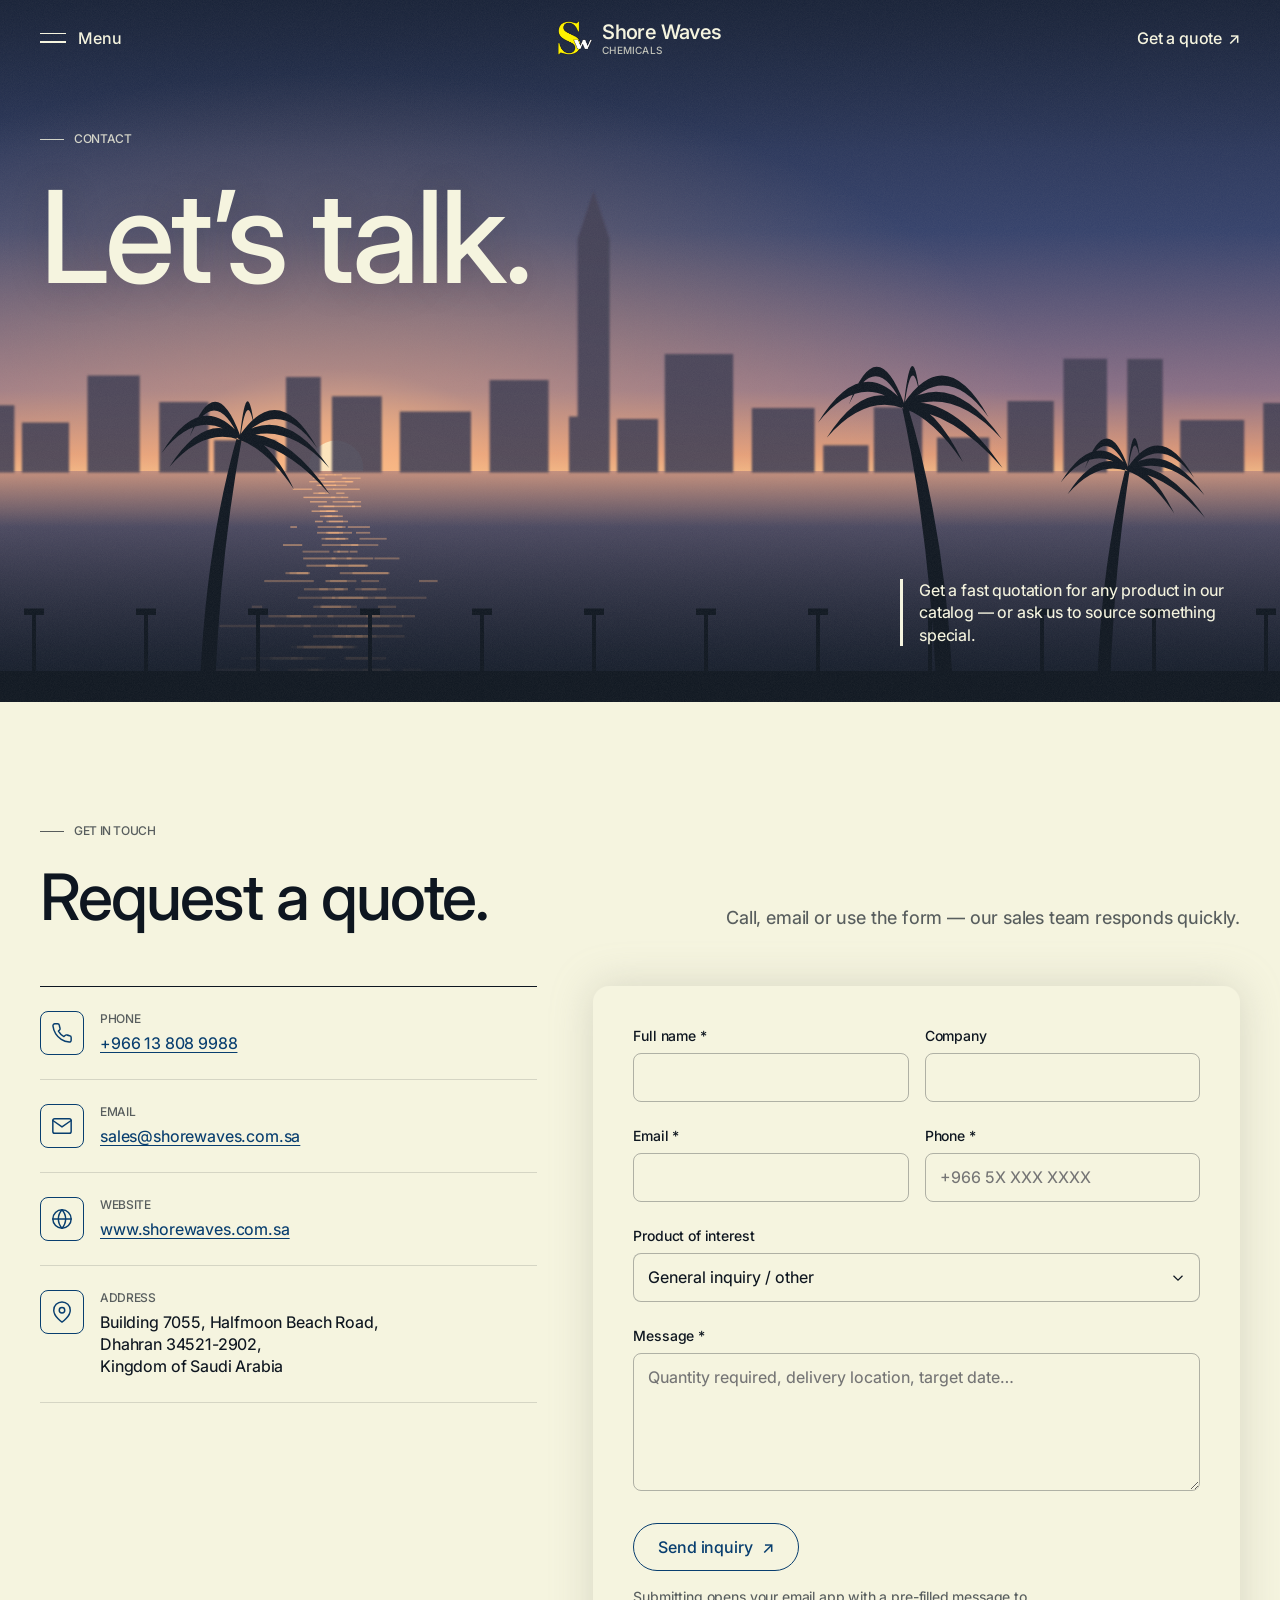
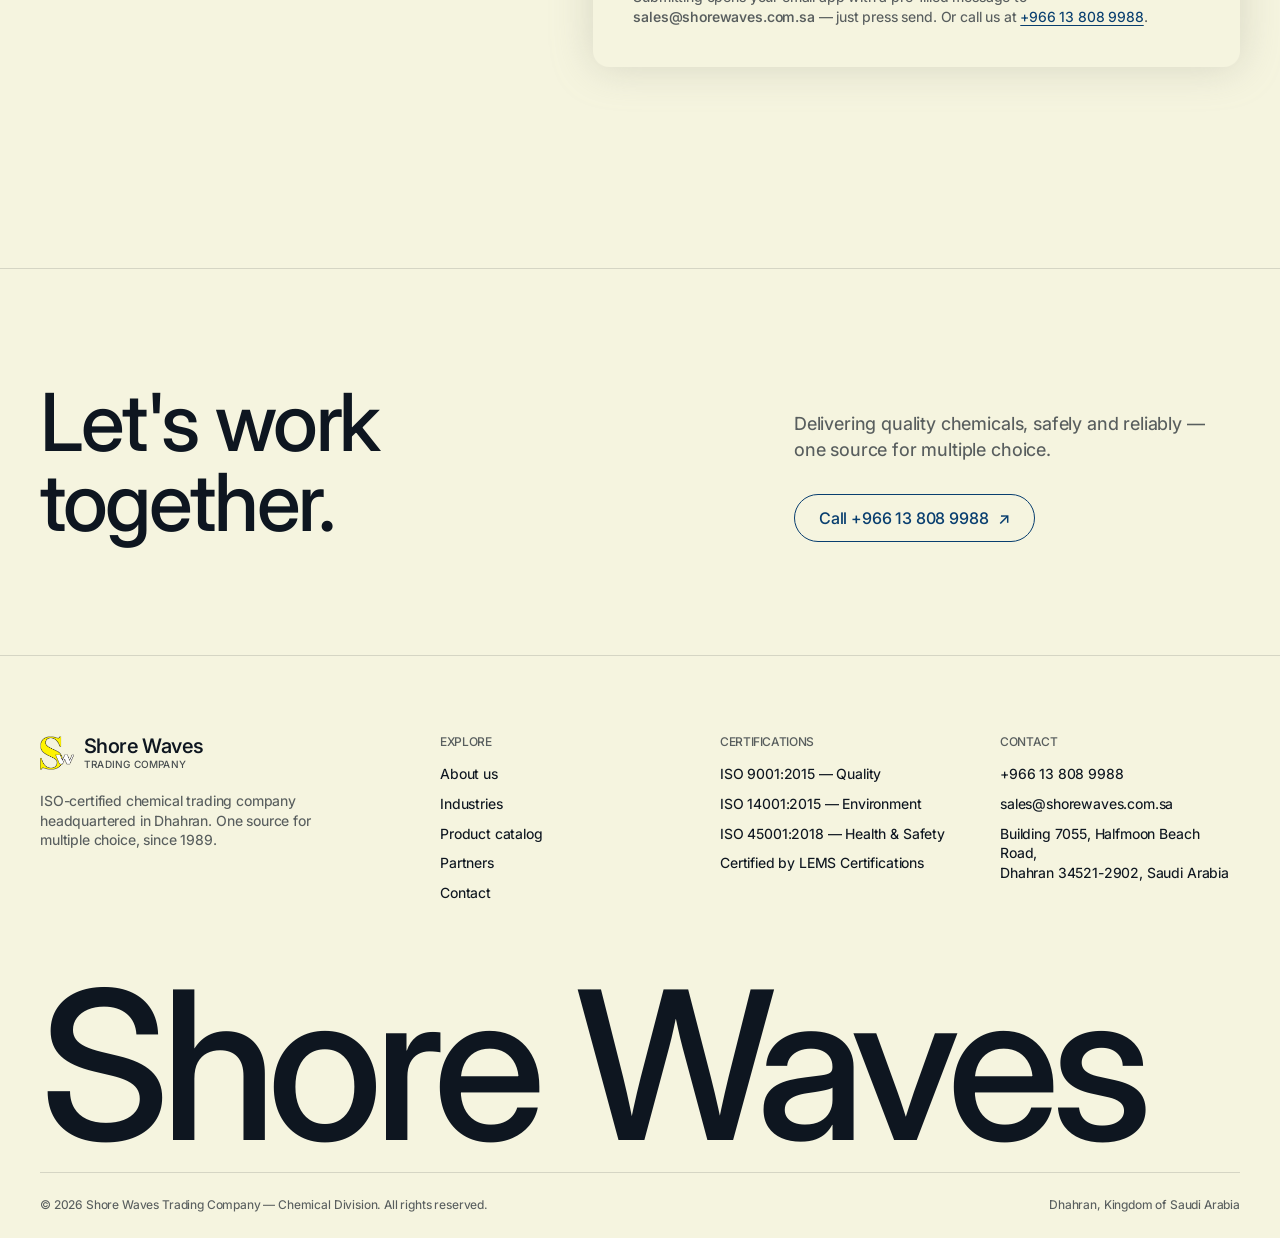
<file: contact.html>
<!DOCTYPE html>
<html lang="en">
<head>
  <meta charset="UTF-8">
  <meta name="viewport" content="width=device-width, initial-scale=1.0">
  <title>Contact Us | Shore Waves Trading Company — Chemical Division</title>
  <meta name="description" content="Request a quote from Shore Waves Trading Company, Dhahran. Call +966-138089988 or email sales@shorewaves.com.sa. Building 7055, Halfmoon Beach Road, Dhahran 34521-2902, Saudi Arabia.">
  <meta name="theme-color" content="#f5f4df">
  <meta property="og:title" content="Contact Shore Waves Trading Company — Chemical Division">
  <meta property="og:description" content="Request a quote: +966-138089988 · sales@shorewaves.com.sa · Dhahran, Saudi Arabia.">
  <meta property="og:type" content="website">
  <meta property="og:url" content="https://www.shorewaves.com.sa/contact.html">
  <link rel="icon" type="image/png" href="assets/favicon-sw.png">
  <link rel="preconnect" href="https://fonts.googleapis.com">
  <link rel="preconnect" href="https://fonts.gstatic.com" crossorigin>
  <link href="https://fonts.googleapis.com/css2?family=Inter:opsz,wght@14..32,400..600&display=swap" rel="stylesheet">
  <link rel="stylesheet" href="css/style.css">
</head>
<body>
  <a class="skip-link" href="#main">Skip to main content</a>

  <header class="site-header">
    <div class="container nav-wrap">
      <button class="nav-toggle" aria-expanded="false" aria-controls="site-nav">
        <span class="bars" aria-hidden="true"><span></span><span></span></span>
        <span class="label">Menu</span>
        <span class="sr-only">Toggle navigation menu</span>
      </button>
      <a class="brand" href="index.html" aria-label="Shore Waves Trading Company — home">
        <img class="brand-mark" src="assets/logo-sw.png" alt="" aria-hidden="true">
        <span class="brand-word">Shore Waves<small>Chemicals</small></span>
      </a>
      <a class="nav-link" href="contact.html"><span class="label">Get a quote</span><span class="label-short">Quote</span> <span aria-hidden="true">&#8599;</span></a>
    </div>
    <nav id="site-nav" class="site-nav" aria-label="Main navigation">
      <div class="container menu-grid">
        <ul class="menu-links">
            <li><a href="index.html">Home<span>01</span></a></li>
            <li><a href="about.html">About<span>02</span></a></li>
            <li><a href="industries.html">Industries<span>03</span></a></li>
            <li><a href="products.html">Products<span>04</span></a></li>
            <li><a href="partners.html">Partners<span>05</span></a></li>
            <li><a href="contact.html" aria-current="page">Contact<span>06</span></a></li>
        </ul>
        <div class="menu-aside">
          <p>ISO-certified chemical trading, Dhahran. Serving Saudi industry since 1989.</p>
          <p><a href="tel:+966138089988">+966 13 808 9988</a><br><a href="mailto:sales@shorewaves.com.sa">sales@shorewaves.com.sa</a></p>
          <a href="contact.html" class="btn">Request a quote <span class="arrow" aria-hidden="true">&#8599;</span></a>
        </div>
      </div>
    </nav>
  </header>

  <main id="main">
    <section class="hero page" aria-labelledby="page-title">
      <img class="hero-media" src="assets/scenes/corniche.svg" alt="Waterfront skyline across the bay at dusk, palms along the corniche">
      <div class="container hero-inner">
        <span class="kicker">Contact</span>
        <h1 id="page-title">Let&rsquo;s talk.</h1>
        <div class="hero-foot">
          <div></div>
          <div class="caption-block">
            <p>Get a fast quotation for any product in our catalog — or ask us to source something special.</p>
          </div>
        </div>
      </div>
    </section>

    <section class="section" aria-labelledby="contact-title">
      <div class="container">
        <div class="section-head">
          <div>
            <span class="kicker">Get in touch</span>
            <h2 id="contact-title" class="heading">Request a quote.</h2>
          </div>
          <p class="lead">Call, email or use the form — our sales team responds quickly.</p>
        </div>

        <div class="contact-layout">
          <div>
            <ul class="contact-list">
                <li>
                  <span class="icon-btn" aria-hidden="true"><svg viewBox="0 0 24 24" fill="none" stroke-width="1.6" stroke-linecap="round" stroke-linejoin="round"><path d="M22 16.92v3a2 2 0 0 1-2.18 2 19.79 19.79 0 0 1-8.63-3.07 19.5 19.5 0 0 1-6-6 19.79 19.79 0 0 1-3.07-8.67A2 2 0 0 1 4.11 2h3a2 2 0 0 1 2 1.72c.13.96.36 1.9.7 2.81a2 2 0 0 1-.45 2.11L8.09 9.91a16 16 0 0 0 6 6l1.27-1.27a2 2 0 0 1 2.11-.45c.91.34 1.85.57 2.81.7A2 2 0 0 1 22 16.92z"/></svg></span>
                  <div><strong>Phone</strong><a href="tel:+966138089988">+966 13 808 9988</a></div>
                </li>
                <li>
                  <span class="icon-btn" aria-hidden="true"><svg viewBox="0 0 24 24" fill="none" stroke-width="1.6" stroke-linecap="round" stroke-linejoin="round"><rect x="2" y="4" width="20" height="16" rx="2"/><path d="M22 6l-10 7L2 6"/></svg></span>
                  <div><strong>Email</strong><a href="mailto:sales@shorewaves.com.sa">sales@shorewaves.com.sa</a></div>
                </li>
                <li>
                  <span class="icon-btn" aria-hidden="true"><svg viewBox="0 0 24 24" fill="none" stroke-width="1.6" stroke-linecap="round" stroke-linejoin="round"><circle cx="12" cy="12" r="10"/><path d="M2 12h20"/><path d="M12 2a15.3 15.3 0 0 1 4 10 15.3 15.3 0 0 1-4 10 15.3 15.3 0 0 1-4-10 15.3 15.3 0 0 1 4-10z"/></svg></span>
                  <div><strong>Website</strong><a href="https://www.shorewaves.com.sa" target="_blank" rel="noopener">www.shorewaves.com.sa</a></div>
                </li>
                <li>
                  <span class="icon-btn" aria-hidden="true"><svg viewBox="0 0 24 24" fill="none" stroke-width="1.6" stroke-linecap="round" stroke-linejoin="round"><path d="M21 10c0 7-9 13-9 13s-9-6-9-13a9 9 0 0 1 18 0z"/><circle cx="12" cy="10" r="3"/></svg></span>
                  <div><strong>Address</strong>Building 7055, Halfmoon Beach Road,<br>Dhahran 34521-2902,<br>Kingdom of Saudi Arabia</div>
                </li>
            </ul>
            <iframe class="map-frame"
              src="https://www.google.com/maps?q=Halfmoon+Beach+Road,+Dhahran+34521,+Saudi+Arabia&output=embed"
              title="Map showing Shore Waves Trading Company location in Dhahran, Saudi Arabia"
              loading="lazy"
              referrerpolicy="no-referrer-when-downgrade"
              allowfullscreen></iframe>
          </div>

          <div class="form-card">
            <form id="contact-form" novalidate>
              <div class="form-grid">
                <div class="form-field">
                  <label for="cf-name">Full name *</label>
                  <input type="text" id="cf-name" name="name" autocomplete="name" required>
                  <span class="error-msg" role="alert">Please enter your name.</span>
                </div>
                <div class="form-field">
                  <label for="cf-company">Company</label>
                  <input type="text" id="cf-company" name="company" autocomplete="organization">
                </div>
                <div class="form-field">
                  <label for="cf-email">Email *</label>
                  <input type="email" id="cf-email" name="email" autocomplete="email" required>
                  <span class="error-msg" role="alert">Please enter a valid email address.</span>
                </div>
                <div class="form-field">
                  <label for="cf-phone">Phone *</label>
                  <input type="tel" id="cf-phone" name="phone" autocomplete="tel" placeholder="+966 5X XXX XXXX" required>
                  <span class="error-msg" role="alert">Please enter a valid phone number.</span>
                </div>
                <div class="form-field full">
                  <label for="cf-product">Product of interest</label>
                  <select id="cf-product" name="product">
                    <option value="">General inquiry / other</option>
                    <!-- Options populated from catalog by js/main.js -->
                  </select>
                </div>
                <div class="form-field full">
                  <label for="cf-message">Message *</label>
                  <textarea id="cf-message" name="message" rows="5" required placeholder="Quantity required, delivery location, target date&hellip;"></textarea>
                  <span class="error-msg" role="alert">Please write a message of at least 10 characters.</span>
                </div>
              </div>
              <div class="btn-row">
                <button type="submit" class="btn">Send inquiry <span class="arrow" aria-hidden="true">&#8599;</span></button>
              </div>
              <p class="form-note">Submitting opens your email app with a pre-filled message to <strong>sales@shorewaves.com.sa</strong> — just press send. Or call us at <a href="tel:+966138089988">+966 13 808 9988</a>.</p>
            </form>
          </div>
        </div>
      </div>
    </section>

    <section class="cta" aria-labelledby="cta-title">
      <div class="container cta-grid">
        <h2 id="cta-title" class="heading-lg">Let's work together.</h2>
        <div>
          <p>Delivering quality chemicals, safely and reliably — one source for multiple choice.</p>
          <div class="btn-row">
            <a href="tel:+966138089988" class="btn">Call +966 13 808 9988 <span class="arrow" aria-hidden="true">&#8599;</span></a>
          </div>
        </div>
      </div>
    </section>
  </main>

  <footer class="site-footer">
    <div class="container">
      <div class="footer-grid">
        <div>
          <a class="brand" href="index.html" aria-label="Shore Waves — home"><img class="brand-mark" src="assets/logo-sw.png" alt="" aria-hidden="true"><span class="brand-word">Shore Waves<small>Trading Company</small></span></a>
          <p>ISO-certified chemical trading company headquartered in Dhahran. One source for multiple choice, since 1989.</p>
        </div>
        <div>
          <h3>Explore</h3>
          <ul>
            <li><a href="about.html">About us</a></li>
            <li><a href="industries.html">Industries</a></li>
            <li><a href="products.html">Product catalog</a></li>
            <li><a href="partners.html">Partners</a></li>
            <li><a href="contact.html">Contact</a></li>
          </ul>
        </div>
        <div>
          <h3>Certifications</h3>
          <ul>
            <li>ISO 9001:2015 — Quality</li>
            <li>ISO 14001:2015 — Environment</li>
            <li>ISO 45001:2018 — Health &amp; Safety</li>
            <li>Certified by LEMS Certifications</li>
          </ul>
        </div>
        <div>
          <h3>Contact</h3>
          <ul>
            <li><a href="tel:+966138089988">+966 13 808 9988</a></li>
            <li><a href="mailto:sales@shorewaves.com.sa">sales@shorewaves.com.sa</a></li>
            <li>Building 7055, Halfmoon Beach Road,<br>Dhahran 34521-2902, Saudi Arabia</li>
          </ul>
        </div>
      </div>
      <div class="footer-mark" aria-hidden="true">Shore Waves</div>
      <div class="footer-bottom">
        <span>&copy; <span id="footer-year">2026</span> Shore Waves Trading Company — Chemical Division. All rights reserved.</span>
        <span>Dhahran, Kingdom of Saudi Arabia</span>
      </div>
    </div>
  </footer>

  <div class="floaters">
    <a href="tel:+966138089988" class="float-call" aria-label="Call us at +966 13 808 9988">
      <svg viewBox="0 0 24 24" fill="none" stroke-width="1.8" stroke-linecap="round" stroke-linejoin="round" aria-hidden="true"><path d="M22 16.92v3a2 2 0 0 1-2.18 2 19.79 19.79 0 0 1-8.63-3.07 19.5 19.5 0 0 1-6-6 19.79 19.79 0 0 1-3.07-8.67A2 2 0 0 1 4.11 2h3a2 2 0 0 1 2 1.72c.13.96.36 1.9.7 2.81a2 2 0 0 1-.45 2.11L8.09 9.91a16 16 0 0 0 6 6l1.27-1.27a2 2 0 0 1 2.11-.45c.91.34 1.85.57 2.81.7A2 2 0 0 1 22 16.92z"/></svg>
    </a>
    <a href="contact.html" class="float-quote">
      <svg viewBox="0 0 24 24" fill="none" stroke-width="1.8" stroke-linecap="round" stroke-linejoin="round" aria-hidden="true"><path d="M21 15a2 2 0 0 1-2 2H7l-4 4V5a2 2 0 0 1 2-2h14a2 2 0 0 1 2 2z"/></svg>
      <span>Request a quote</span>
    </a>
  </div>

  <script src="js/main.js"></script>
</body>
</html>
</file>
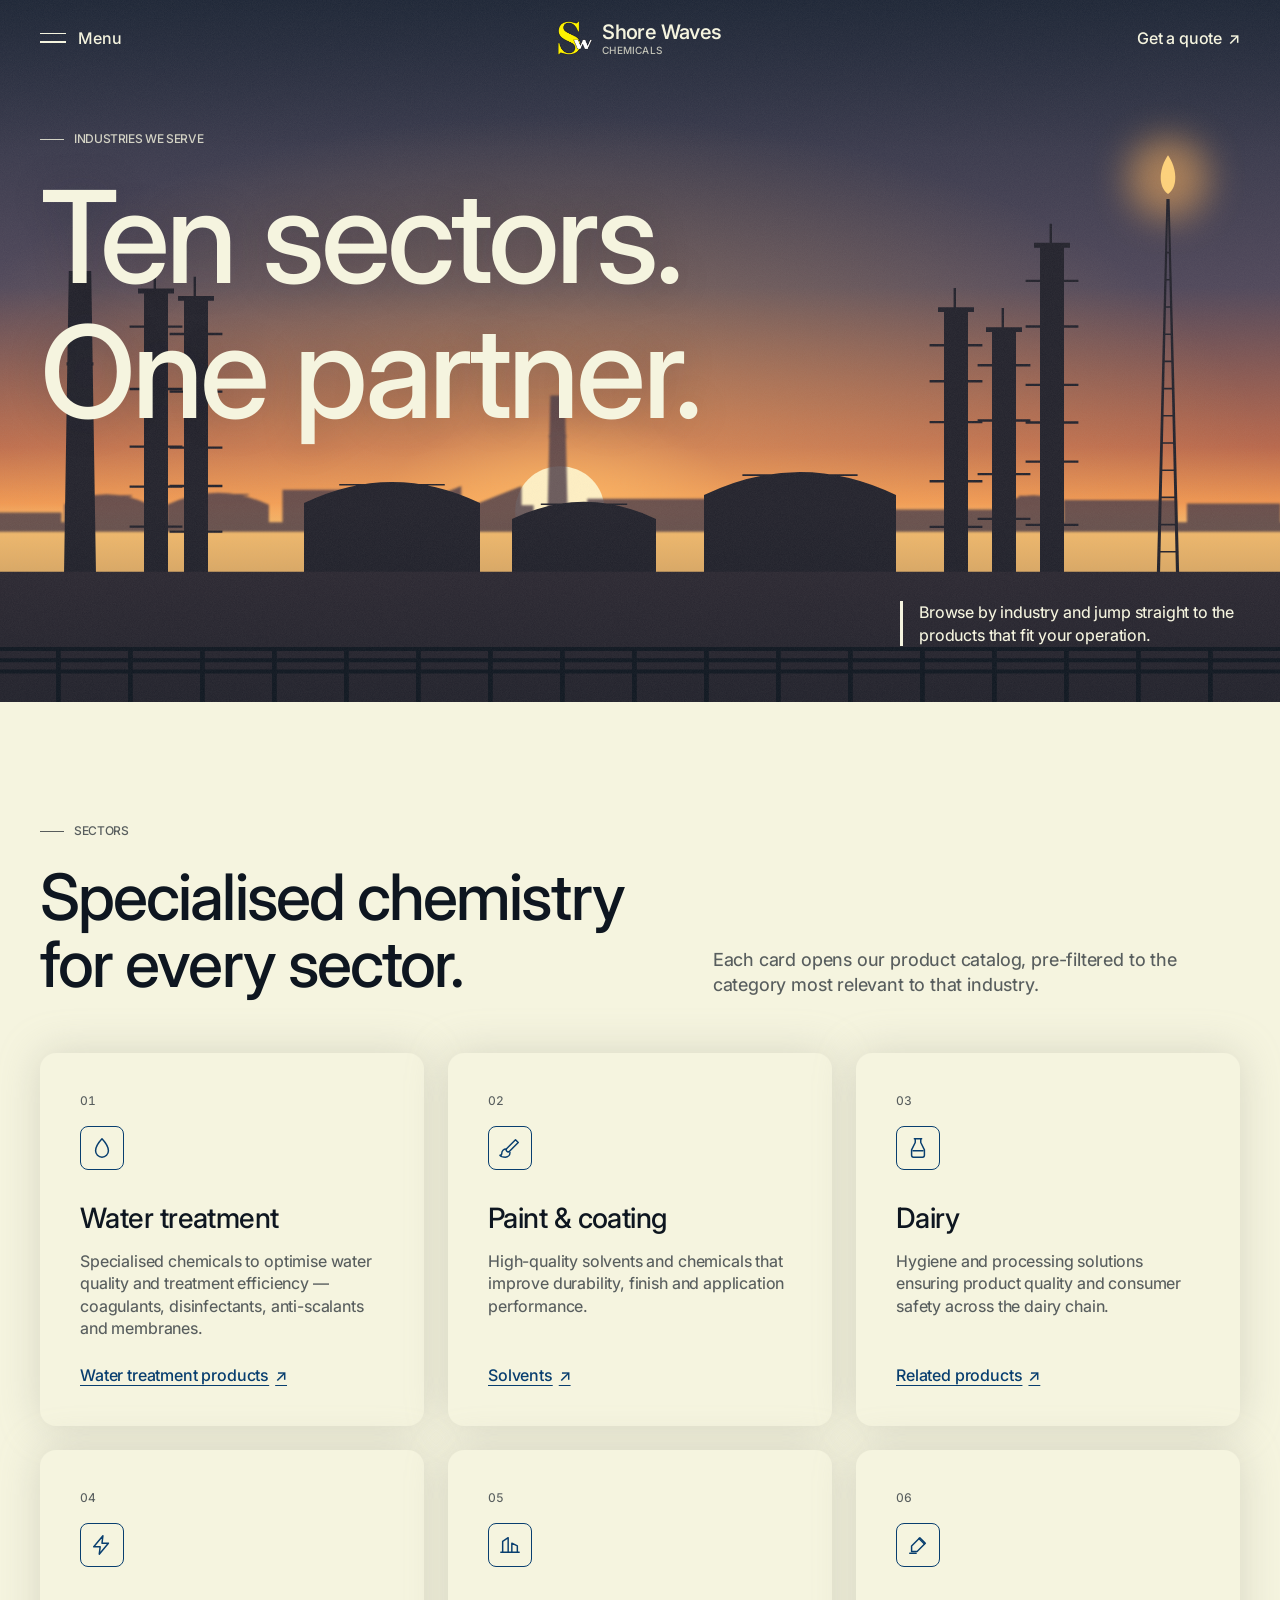
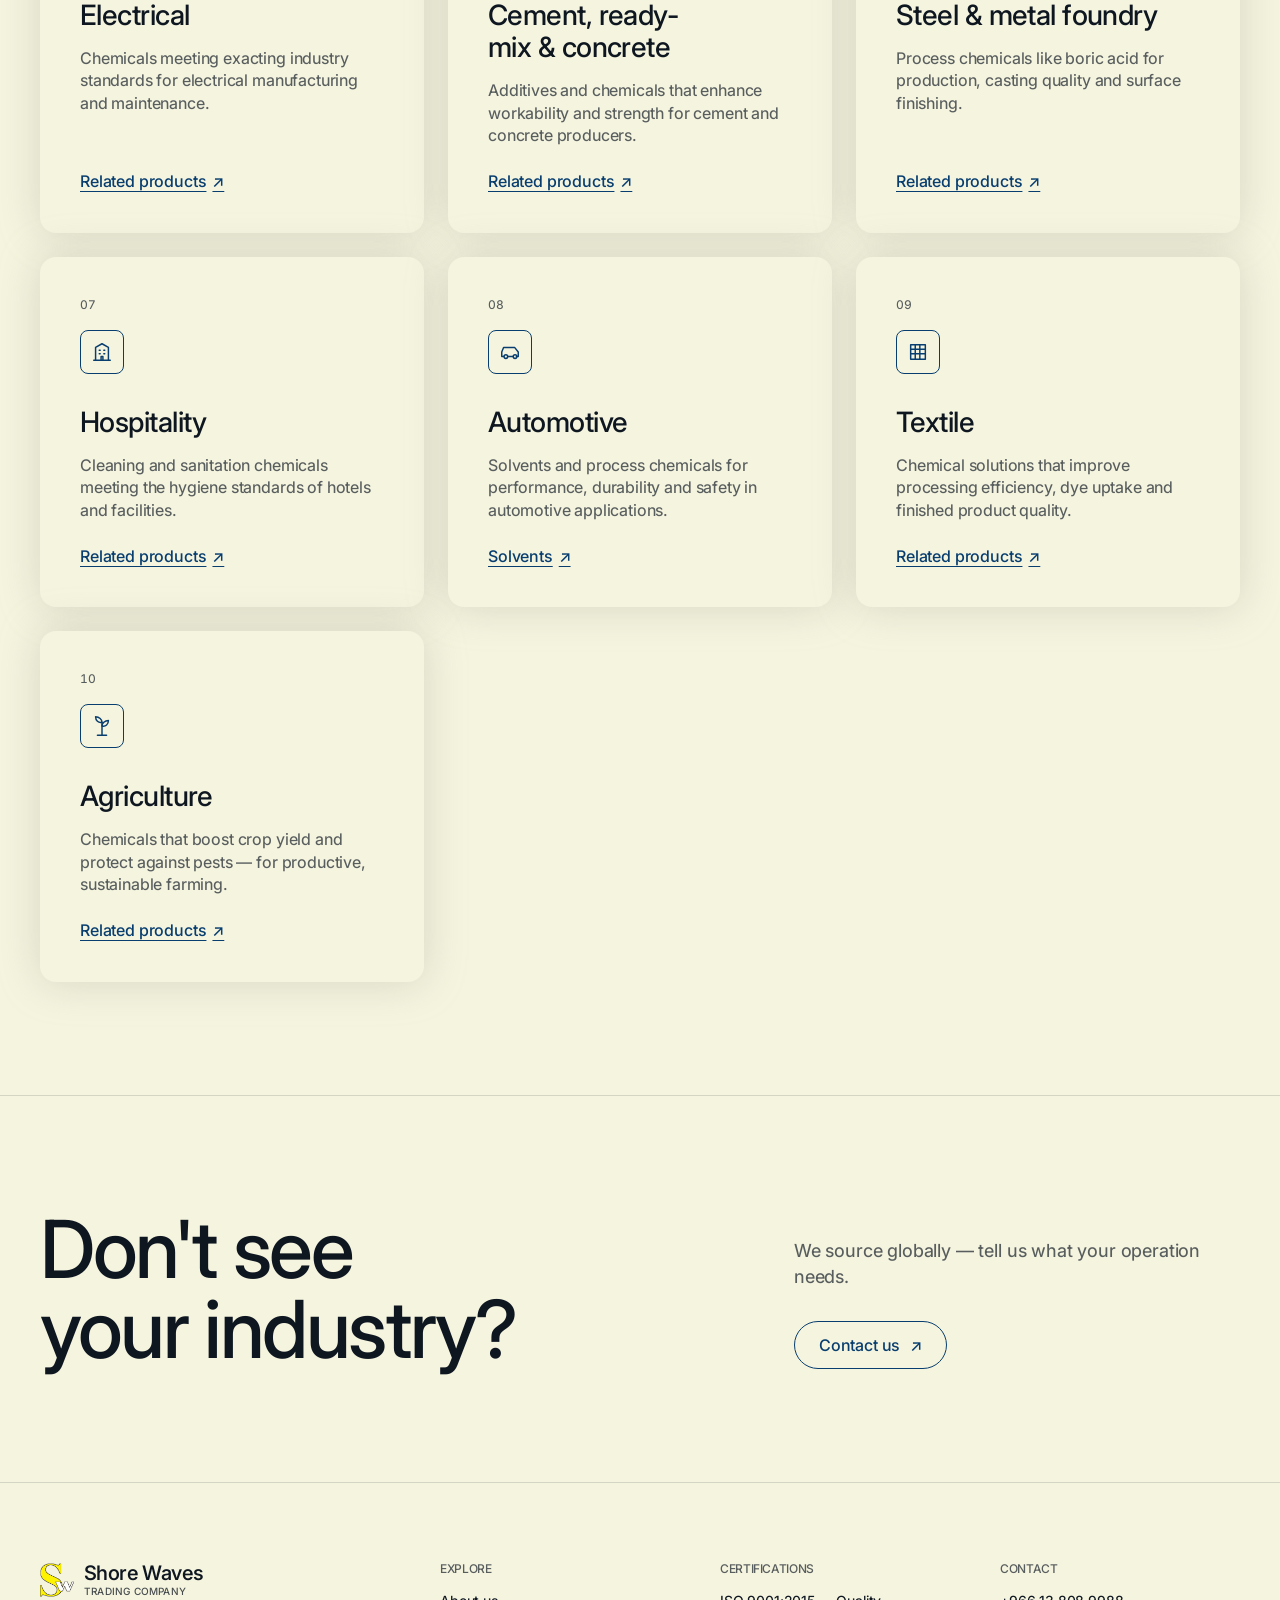
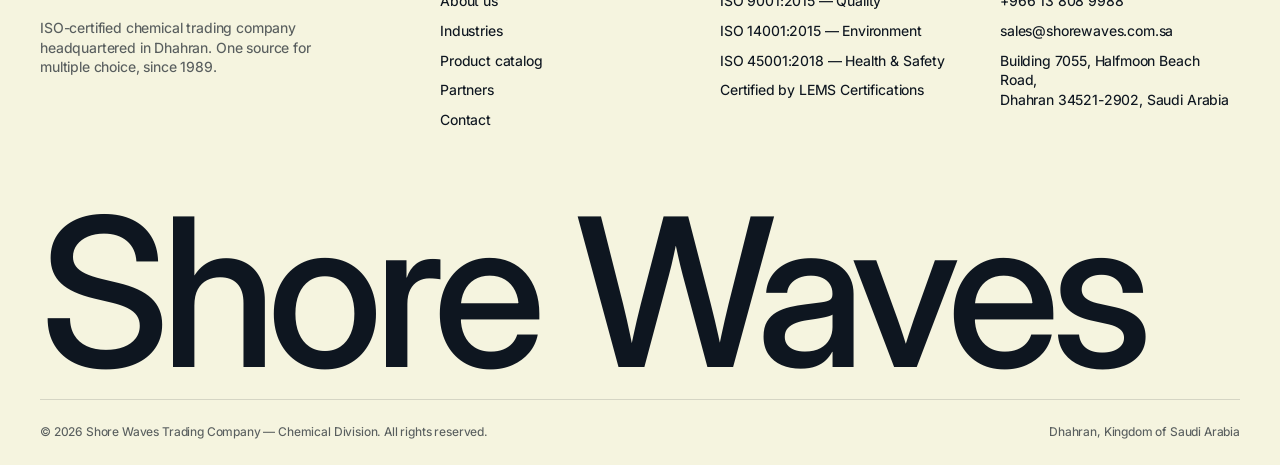
<file: industries.html>
<!DOCTYPE html>
<html lang="en">
<head>
  <meta charset="UTF-8">
  <meta name="viewport" content="width=device-width, initial-scale=1.0">
  <title>Industries We Serve | Shore Waves Trading Company — Chemical Division</title>
  <meta name="description" content="Shore Waves supplies specialized chemicals to 10 industries across Saudi Arabia: water treatment, paint & coating, dairy, electrical, cement, steel, hospitality, automotive, textile, and agriculture.">
  <meta name="theme-color" content="#f5f4df">
  <meta property="og:title" content="Industries We Serve — Shore Waves Trading Company">
  <meta property="og:description" content="Specialized chemical solutions for 10 industries across the Kingdom of Saudi Arabia.">
  <meta property="og:type" content="website">
  <meta property="og:url" content="https://www.shorewaves.com.sa/industries.html">
  <link rel="icon" type="image/png" href="assets/favicon-sw.png">
  <link rel="preconnect" href="https://fonts.googleapis.com">
  <link rel="preconnect" href="https://fonts.gstatic.com" crossorigin>
  <link href="https://fonts.googleapis.com/css2?family=Inter:opsz,wght@14..32,400..600&display=swap" rel="stylesheet">
  <link rel="stylesheet" href="css/style.css">
</head>
<body>
  <a class="skip-link" href="#main">Skip to main content</a>

  <header class="site-header">
    <div class="container nav-wrap">
      <button class="nav-toggle" aria-expanded="false" aria-controls="site-nav">
        <span class="bars" aria-hidden="true"><span></span><span></span></span>
        <span class="label">Menu</span>
        <span class="sr-only">Toggle navigation menu</span>
      </button>
      <a class="brand" href="index.html" aria-label="Shore Waves Trading Company — home">
        <img class="brand-mark" src="assets/logo-sw.png" alt="" aria-hidden="true">
        <span class="brand-word">Shore Waves<small>Chemicals</small></span>
      </a>
      <a class="nav-link" href="contact.html"><span class="label">Get a quote</span><span class="label-short">Quote</span> <span aria-hidden="true">&#8599;</span></a>
    </div>
    <nav id="site-nav" class="site-nav" aria-label="Main navigation">
      <div class="container menu-grid">
        <ul class="menu-links">
            <li><a href="index.html">Home<span>01</span></a></li>
            <li><a href="about.html">About<span>02</span></a></li>
            <li><a href="industries.html" aria-current="page">Industries<span>03</span></a></li>
            <li><a href="products.html">Products<span>04</span></a></li>
            <li><a href="partners.html">Partners<span>05</span></a></li>
            <li><a href="contact.html">Contact<span>06</span></a></li>
        </ul>
        <div class="menu-aside">
          <p>ISO-certified chemical trading, Dhahran. Serving Saudi industry since 1989.</p>
          <p><a href="tel:+966138089988">+966 13 808 9988</a><br><a href="mailto:sales@shorewaves.com.sa">sales@shorewaves.com.sa</a></p>
          <a href="contact.html" class="btn">Request a quote <span class="arrow" aria-hidden="true">&#8599;</span></a>
        </div>
      </div>
    </nav>
  </header>

  <main id="main">
    <section class="hero page" aria-labelledby="page-title">
      <img class="hero-media" src="assets/scenes/refinery.svg" alt="Refinery columns, storage tanks and a flare stack silhouetted against a sunset">
      <div class="container hero-inner">
        <span class="kicker">Industries we serve</span>
        <h1 id="page-title">Ten sectors.<br>One partner.</h1>
        <div class="hero-foot">
          <div></div>
          <div class="caption-block">
            <p>Browse by industry and jump straight to the products that fit your operation.</p>
          </div>
        </div>
      </div>
    </section>

    <section class="section" aria-labelledby="industries-title">
      <div class="container">
        <div class="section-head">
          <div>
            <span class="kicker">Sectors</span>
            <h2 id="industries-title" class="heading">Specialised chemistry for every sector.</h2>
          </div>
          <p class="lead">Each card opens our product catalog, pre-filtered to the category most relevant to that industry.</p>
        </div>
        <div class="card-grid cols-3">
          <article class="card reveal">
            <span class="card-index">01</span>
            <span class="icon-btn" aria-hidden="true"><svg viewBox="0 0 24 24" fill="none" stroke-width="1.6" stroke-linecap="round" stroke-linejoin="round"><path d="M12 2s7 7.5 7 13a7 7 0 1 1-14 0c0-5.5 7-13 7-13z"/></svg></span>
            <h3>Water treatment</h3>
            <p>Specialised chemicals to optimise water quality and treatment efficiency — coagulants, disinfectants, anti-scalants and membranes.</p>
            <a href="products.html?filter=water" class="text-link">Water treatment products <span class="arrow" aria-hidden="true">&#8599;</span></a>
          </article>
          <article class="card reveal">
            <span class="card-index">02</span>
            <span class="icon-btn" aria-hidden="true"><svg viewBox="0 0 24 24" fill="none" stroke-width="1.6" stroke-linecap="round" stroke-linejoin="round"><path d="M18 3l3 3-9.5 9.5a2.1 2.1 0 0 1-3-3z"/><path d="M8 13c-3 0-5 2-5 5 0 1-1 2-2 2 1.5 2 4 2 6 2a5 5 0 0 0 5-5"/></svg></span>
            <h3>Paint &amp; coating</h3>
            <p>High-quality solvents and chemicals that improve durability, finish and application performance.</p>
            <a href="products.html?filter=solvents" class="text-link">Solvents <span class="arrow" aria-hidden="true">&#8599;</span></a>
          </article>
          <article class="card reveal">
            <span class="card-index">03</span>
            <span class="icon-btn" aria-hidden="true"><svg viewBox="0 0 24 24" fill="none" stroke-width="1.6" stroke-linecap="round" stroke-linejoin="round"><path d="M8 2h8"/><path d="M9 2v4L5 14v6a2 2 0 0 0 2 2h10a2 2 0 0 0 2-2v-6l-4-8V2"/><path d="M6.5 15h11"/></svg></span>
            <h3>Dairy</h3>
            <p>Hygiene and processing solutions ensuring product quality and consumer safety across the dairy chain.</p>
            <a href="products.html?filter=commodity" class="text-link">Related products <span class="arrow" aria-hidden="true">&#8599;</span></a>
          </article>
          <article class="card reveal">
            <span class="card-index">04</span>
            <span class="icon-btn" aria-hidden="true"><svg viewBox="0 0 24 24" fill="none" stroke-width="1.6" stroke-linecap="round" stroke-linejoin="round"><path d="M13 2L3 14h7l-1 8 10-12h-7z"/></svg></span>
            <h3>Electrical</h3>
            <p>Chemicals meeting exacting industry standards for electrical manufacturing and maintenance.</p>
            <a href="products.html?filter=commodity" class="text-link">Related products <span class="arrow" aria-hidden="true">&#8599;</span></a>
          </article>
          <article class="card reveal">
            <span class="card-index">05</span>
            <span class="icon-btn" aria-hidden="true"><svg viewBox="0 0 24 24" fill="none" stroke-width="1.6" stroke-linecap="round" stroke-linejoin="round"><path d="M2 20h20"/><path d="M4 20V8l6-4v16"/><path d="M14 20V10l6 3v7"/></svg></span>
            <h3>Cement, ready-mix &amp; concrete</h3>
            <p>Additives and chemicals that enhance workability and strength for cement and concrete producers.</p>
            <a href="products.html?filter=commodity" class="text-link">Related products <span class="arrow" aria-hidden="true">&#8599;</span></a>
          </article>
          <article class="card reveal">
            <span class="card-index">06</span>
            <span class="icon-btn" aria-hidden="true"><svg viewBox="0 0 24 24" fill="none" stroke-width="1.6" stroke-linecap="round" stroke-linejoin="round"><path d="M14 4l6 6-9 9H5v-6z"/><path d="M13 5l6 6"/><path d="M3 21h7"/></svg></span>
            <h3>Steel &amp; metal foundry</h3>
            <p>Process chemicals like boric acid for production, casting quality and surface finishing.</p>
            <a href="products.html?filter=commodity" class="text-link">Related products <span class="arrow" aria-hidden="true">&#8599;</span></a>
          </article>
          <article class="card reveal">
            <span class="card-index">07</span>
            <span class="icon-btn" aria-hidden="true"><svg viewBox="0 0 24 24" fill="none" stroke-width="1.6" stroke-linecap="round" stroke-linejoin="round"><path d="M3 21h18"/><path d="M5 21V7l7-4 7 4v14"/><path d="M9 10h1M14 10h1M9 14h1M14 14h1M11 21v-4h2v4"/></svg></span>
            <h3>Hospitality</h3>
            <p>Cleaning and sanitation chemicals meeting the hygiene standards of hotels and facilities.</p>
            <a href="products.html?filter=water" class="text-link">Related products <span class="arrow" aria-hidden="true">&#8599;</span></a>
          </article>
          <article class="card reveal">
            <span class="card-index">08</span>
            <span class="icon-btn" aria-hidden="true"><svg viewBox="0 0 24 24" fill="none" stroke-width="1.6" stroke-linecap="round" stroke-linejoin="round"><path d="M5 17h-2v-5l2-5h12l4 5v5h-2"/><circle cx="7.5" cy="17" r="2"/><circle cx="17.5" cy="17" r="2"/><path d="M9.5 17h6"/></svg></span>
            <h3>Automotive</h3>
            <p>Solvents and process chemicals for performance, durability and safety in automotive applications.</p>
            <a href="products.html?filter=solvents" class="text-link">Solvents <span class="arrow" aria-hidden="true">&#8599;</span></a>
          </article>
          <article class="card reveal">
            <span class="card-index">09</span>
            <span class="icon-btn" aria-hidden="true"><svg viewBox="0 0 24 24" fill="none" stroke-width="1.6" stroke-linecap="round" stroke-linejoin="round"><path d="M4 4h16v16H4z"/><path d="M4 9h16M4 14h16M9 4v16M14 4v16"/></svg></span>
            <h3>Textile</h3>
            <p>Chemical solutions that improve processing efficiency, dye uptake and finished product quality.</p>
            <a href="products.html?filter=commodity" class="text-link">Related products <span class="arrow" aria-hidden="true">&#8599;</span></a>
          </article>
          <article class="card reveal">
            <span class="card-index">10</span>
            <span class="icon-btn" aria-hidden="true"><svg viewBox="0 0 24 24" fill="none" stroke-width="1.6" stroke-linecap="round" stroke-linejoin="round"><path d="M12 22V8"/><path d="M12 8C12 5 9 2 5 2c0 4 3 7 7 6z"/><path d="M12 12c0-3 3-6 7-6 0 4-3 7-7 6z"/><path d="M7 22h10"/></svg></span>
            <h3>Agriculture</h3>
            <p>Chemicals that boost crop yield and protect against pests — for productive, sustainable farming.</p>
            <a href="products.html?filter=commodity" class="text-link">Related products <span class="arrow" aria-hidden="true">&#8599;</span></a>
          </article>
        </div>
      </div>
    </section>

    <section class="cta" aria-labelledby="cta-title">
      <div class="container cta-grid">
        <h2 id="cta-title" class="heading-lg">Don't see your industry?</h2>
        <div>
          <p>We source globally — tell us what your operation needs.</p>
          <div class="btn-row">
            <a href="contact.html" class="btn">Contact us <span class="arrow" aria-hidden="true">&#8599;</span></a>
          </div>
        </div>
      </div>
    </section>
  </main>

  <footer class="site-footer">
    <div class="container">
      <div class="footer-grid">
        <div>
          <a class="brand" href="index.html" aria-label="Shore Waves — home"><img class="brand-mark" src="assets/logo-sw.png" alt="" aria-hidden="true"><span class="brand-word">Shore Waves<small>Trading Company</small></span></a>
          <p>ISO-certified chemical trading company headquartered in Dhahran. One source for multiple choice, since 1989.</p>
        </div>
        <div>
          <h3>Explore</h3>
          <ul>
            <li><a href="about.html">About us</a></li>
            <li><a href="industries.html">Industries</a></li>
            <li><a href="products.html">Product catalog</a></li>
            <li><a href="partners.html">Partners</a></li>
            <li><a href="contact.html">Contact</a></li>
          </ul>
        </div>
        <div>
          <h3>Certifications</h3>
          <ul>
            <li>ISO 9001:2015 — Quality</li>
            <li>ISO 14001:2015 — Environment</li>
            <li>ISO 45001:2018 — Health &amp; Safety</li>
            <li>Certified by LEMS Certifications</li>
          </ul>
        </div>
        <div>
          <h3>Contact</h3>
          <ul>
            <li><a href="tel:+966138089988">+966 13 808 9988</a></li>
            <li><a href="mailto:sales@shorewaves.com.sa">sales@shorewaves.com.sa</a></li>
            <li>Building 7055, Halfmoon Beach Road,<br>Dhahran 34521-2902, Saudi Arabia</li>
          </ul>
        </div>
      </div>
      <div class="footer-mark" aria-hidden="true">Shore Waves</div>
      <div class="footer-bottom">
        <span>&copy; <span id="footer-year">2026</span> Shore Waves Trading Company — Chemical Division. All rights reserved.</span>
        <span>Dhahran, Kingdom of Saudi Arabia</span>
      </div>
    </div>
  </footer>

  <div class="floaters">
    <a href="tel:+966138089988" class="float-call" aria-label="Call us at +966 13 808 9988">
      <svg viewBox="0 0 24 24" fill="none" stroke-width="1.8" stroke-linecap="round" stroke-linejoin="round" aria-hidden="true"><path d="M22 16.92v3a2 2 0 0 1-2.18 2 19.79 19.79 0 0 1-8.63-3.07 19.5 19.5 0 0 1-6-6 19.79 19.79 0 0 1-3.07-8.67A2 2 0 0 1 4.11 2h3a2 2 0 0 1 2 1.72c.13.96.36 1.9.7 2.81a2 2 0 0 1-.45 2.11L8.09 9.91a16 16 0 0 0 6 6l1.27-1.27a2 2 0 0 1 2.11-.45c.91.34 1.85.57 2.81.7A2 2 0 0 1 22 16.92z"/></svg>
    </a>
    <a href="contact.html" class="float-quote">
      <svg viewBox="0 0 24 24" fill="none" stroke-width="1.8" stroke-linecap="round" stroke-linejoin="round" aria-hidden="true"><path d="M21 15a2 2 0 0 1-2 2H7l-4 4V5a2 2 0 0 1 2-2h14a2 2 0 0 1 2 2z"/></svg>
      <span>Request a quote</span>
    </a>
  </div>

  <script src="js/main.js"></script>
</body>
</html>
</file>
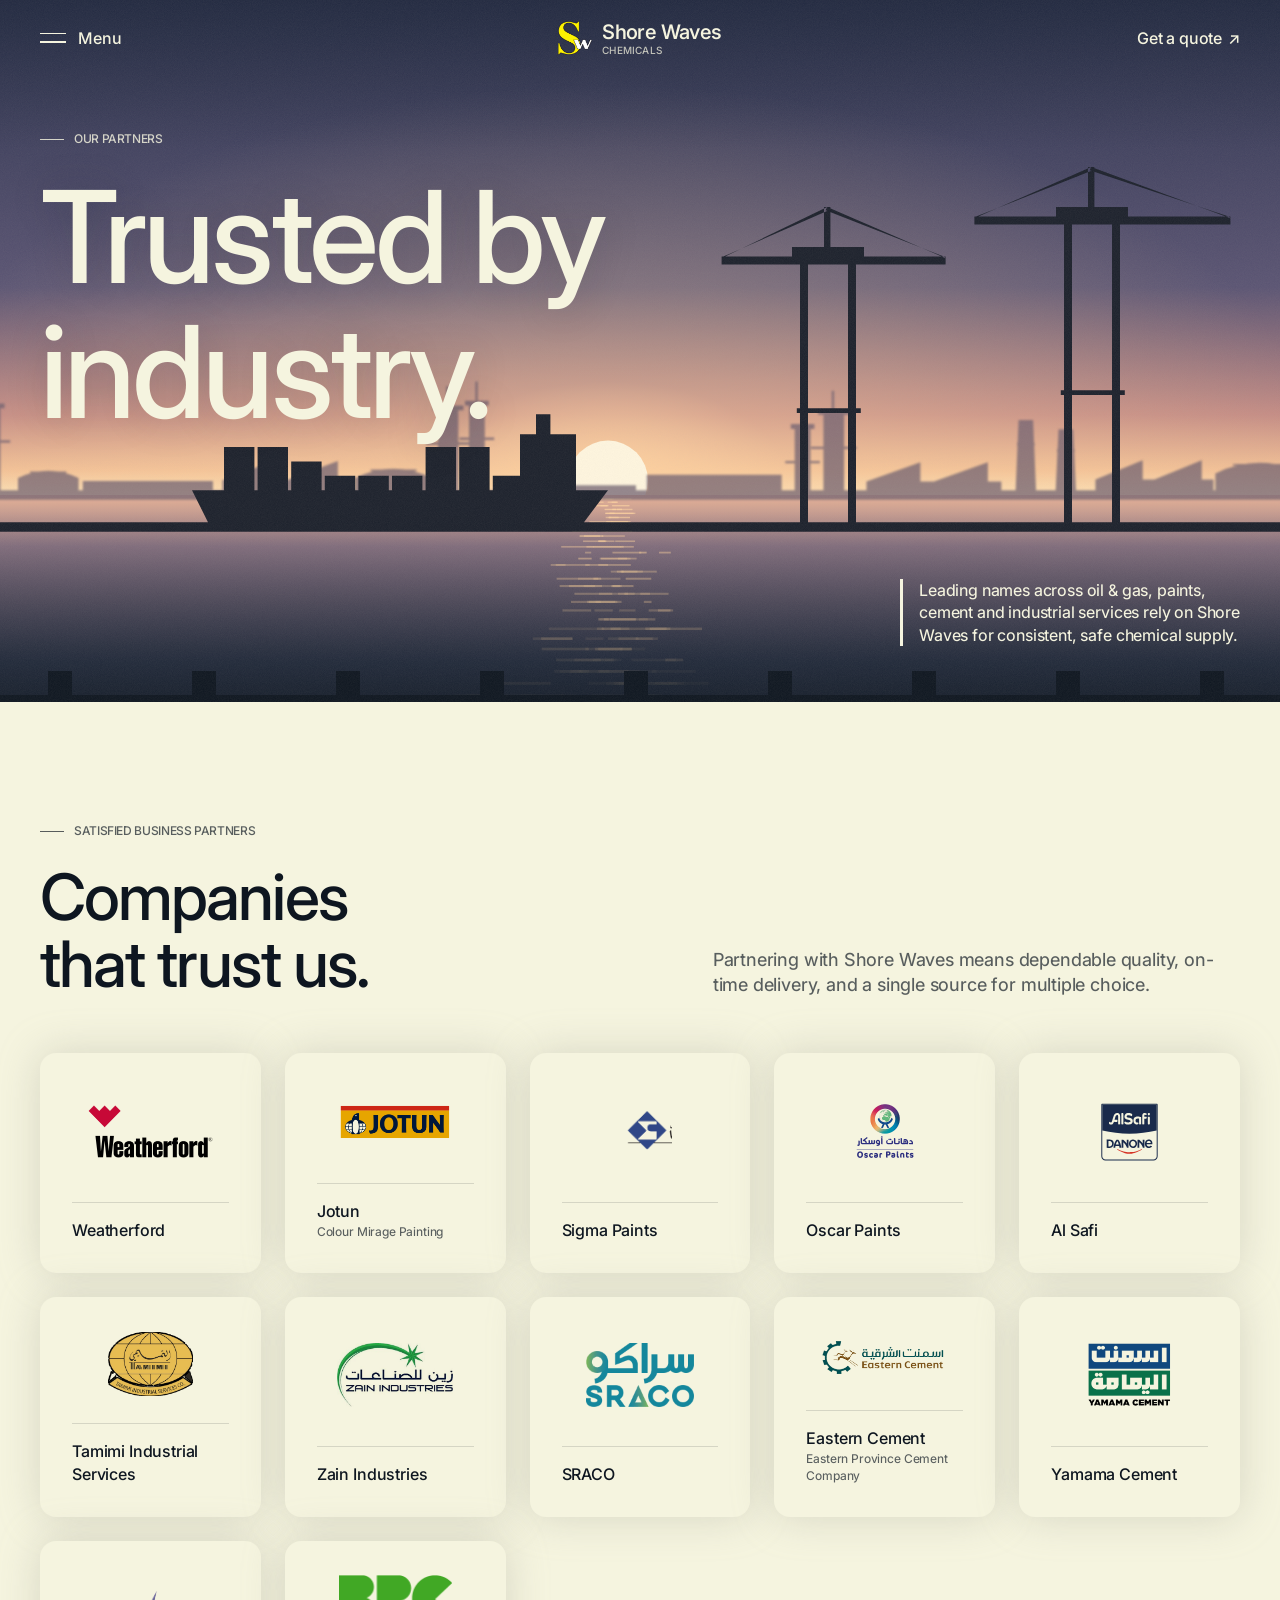
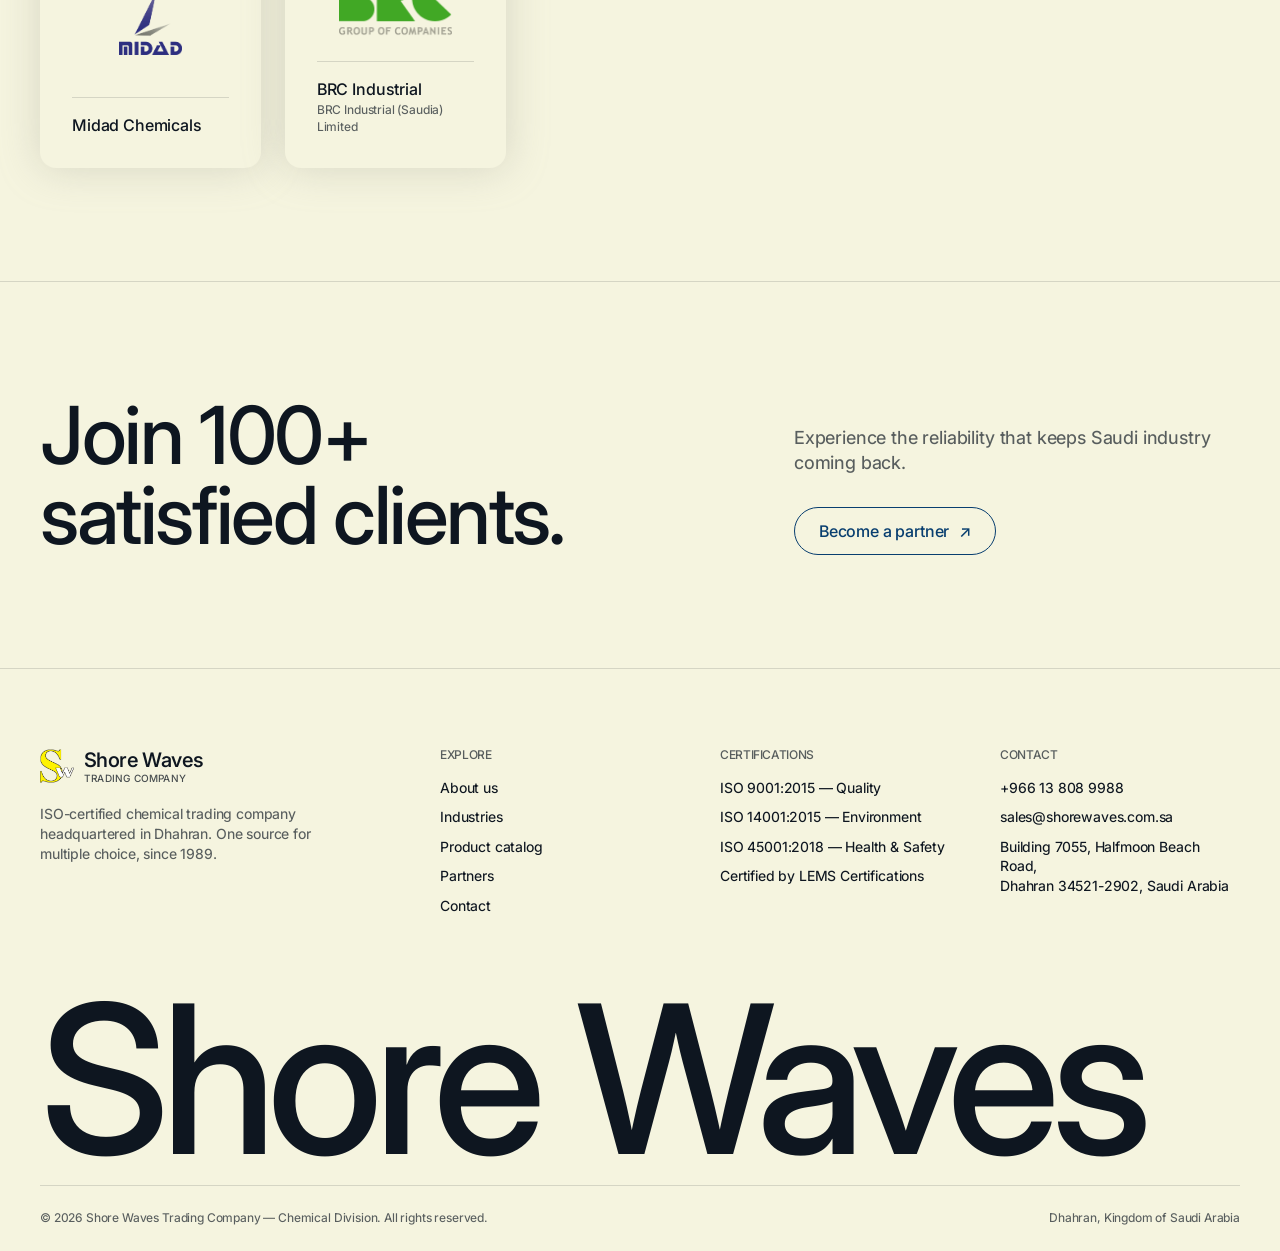
<file: partners.html>
<!DOCTYPE html>
<html lang="en">
<head>
  <meta charset="UTF-8">
  <meta name="viewport" content="width=device-width, initial-scale=1.0">
  <title>Our Partners | Shore Waves Trading Company — Chemical Division</title>
  <meta name="description" content="Shore Waves' satisfied business partners include Weatherford, Jotun, Sigma Paints, SRACO, Eastern Cement, Yamama Cement, Al Safi, and more leading Saudi companies.">
  <meta name="theme-color" content="#f5f4df">
  <meta property="og:title" content="Our Satisfied Business Partners — Shore Waves Trading Company">
  <meta property="og:description" content="Leading Saudi companies trust Shore Waves for reliable chemical supply.">
  <meta property="og:type" content="website">
  <meta property="og:url" content="https://www.shorewaves.com.sa/partners.html">
  <link rel="icon" type="image/png" href="assets/favicon-sw.png">
  <link rel="preconnect" href="https://fonts.googleapis.com">
  <link rel="preconnect" href="https://fonts.gstatic.com" crossorigin>
  <link href="https://fonts.googleapis.com/css2?family=Inter:opsz,wght@14..32,400..600&display=swap" rel="stylesheet">
  <link rel="stylesheet" href="css/style.css">
</head>
<body>
  <a class="skip-link" href="#main">Skip to main content</a>

  <header class="site-header">
    <div class="container nav-wrap">
      <button class="nav-toggle" aria-expanded="false" aria-controls="site-nav">
        <span class="bars" aria-hidden="true"><span></span><span></span></span>
        <span class="label">Menu</span>
        <span class="sr-only">Toggle navigation menu</span>
      </button>
      <a class="brand" href="index.html" aria-label="Shore Waves Trading Company — home">
        <img class="brand-mark" src="assets/logo-sw.png" alt="" aria-hidden="true">
        <span class="brand-word">Shore Waves<small>Chemicals</small></span>
      </a>
      <a class="nav-link" href="contact.html"><span class="label">Get a quote</span><span class="label-short">Quote</span> <span aria-hidden="true">&#8599;</span></a>
    </div>
    <nav id="site-nav" class="site-nav" aria-label="Main navigation">
      <div class="container menu-grid">
        <ul class="menu-links">
            <li><a href="index.html">Home<span>01</span></a></li>
            <li><a href="about.html">About<span>02</span></a></li>
            <li><a href="industries.html">Industries<span>03</span></a></li>
            <li><a href="products.html">Products<span>04</span></a></li>
            <li><a href="partners.html" aria-current="page">Partners<span>05</span></a></li>
            <li><a href="contact.html">Contact<span>06</span></a></li>
        </ul>
        <div class="menu-aside">
          <p>ISO-certified chemical trading, Dhahran. Serving Saudi industry since 1989.</p>
          <p><a href="tel:+966138089988">+966 13 808 9988</a><br><a href="mailto:sales@shorewaves.com.sa">sales@shorewaves.com.sa</a></p>
          <a href="contact.html" class="btn">Request a quote <span class="arrow" aria-hidden="true">&#8599;</span></a>
        </div>
      </div>
    </nav>
  </header>

  <main id="main">
    <section class="hero page" aria-labelledby="page-title">
      <img class="hero-media" src="assets/scenes/port.svg" alt="Container cranes and a cargo ship at a Gulf port at dawn">
      <div class="container hero-inner">
        <span class="kicker">Our partners</span>
        <h1 id="page-title">Trusted by<br>industry.</h1>
        <div class="hero-foot">
          <div></div>
          <div class="caption-block">
            <p>Leading names across oil &amp; gas, paints, cement and industrial services rely on Shore Waves for consistent, safe chemical supply.</p>
          </div>
        </div>
      </div>
    </section>

    <section class="section" aria-labelledby="partners-title">
      <div class="container">
        <div class="section-head">
          <div>
            <span class="kicker">Satisfied business partners</span>
            <h2 id="partners-title" class="heading">Companies that trust us.</h2>
          </div>
          <p class="lead">Partnering with Shore Waves means dependable quality, on-time delivery, and a single source for multiple choice.</p>
        </div>
        <div class="partner-grid">
          <div class="partner-tile reveal"><div class="logo"><img src="assets/partners/weatherford.png" alt="Weatherford logo" loading="lazy"></div><div class="name">Weatherford</div></div>
          <div class="partner-tile reveal"><div class="logo"><img src="assets/partners/jotun.png" alt="Jotun logo" loading="lazy"></div><div class="name">Jotun<small>Colour Mirage Painting</small></div></div>
          <div class="partner-tile reveal"><div class="logo"><img src="assets/partners/sigma-paints.png" alt="Sigma Paints logo" loading="lazy"></div><div class="name">Sigma Paints</div></div>
          <div class="partner-tile reveal"><div class="logo"><img src="assets/partners/oscar-paints.png" alt="Oscar Paints logo" loading="lazy"></div><div class="name">Oscar Paints</div></div>
          <div class="partner-tile reveal"><div class="logo"><img src="assets/partners/al-safi.svg" alt="Al Safi logo" loading="lazy"></div><div class="name">Al Safi</div></div>
          <div class="partner-tile reveal"><div class="logo"><img src="assets/partners/tamimi.png" alt="Tamimi Industrial Services logo" loading="lazy"></div><div class="name">Tamimi Industrial Services</div></div>
          <div class="partner-tile reveal"><div class="logo"><img src="assets/partners/zain-industries.jpg" alt="Zain Industries logo" loading="lazy"></div><div class="name">Zain Industries</div></div>
          <div class="partner-tile reveal"><div class="logo"><img src="assets/partners/sraco.png" alt="SRACO logo" loading="lazy"></div><div class="name">SRACO</div></div>
          <div class="partner-tile reveal"><div class="logo"><img src="assets/partners/eastern-cement.png" alt="Eastern Cement logo" loading="lazy"></div><div class="name">Eastern Cement<small>Eastern Province Cement Company</small></div></div>
          <div class="partner-tile reveal"><div class="logo"><img src="assets/partners/yamama-cement.png" alt="Yamama Cement logo" loading="lazy"></div><div class="name">Yamama Cement</div></div>
          <div class="partner-tile reveal"><div class="logo"><img src="assets/partners/midad.png" alt="Midad Chemicals logo" loading="lazy"></div><div class="name">Midad Chemicals</div></div>
          <div class="partner-tile reveal"><div class="logo"><img src="assets/partners/brc.png" alt="BRC Industrial logo" loading="lazy"></div><div class="name">BRC Industrial<small>BRC Industrial (Saudia) Limited</small></div></div>
        </div>
      </div>
    </section>

    <section class="cta" aria-labelledby="cta-title">
      <div class="container cta-grid">
        <h2 id="cta-title" class="heading-lg">Join 100+ satisfied clients.</h2>
        <div>
          <p>Experience the reliability that keeps Saudi industry coming back.</p>
          <div class="btn-row">
            <a href="contact.html" class="btn">Become a partner <span class="arrow" aria-hidden="true">&#8599;</span></a>
          </div>
        </div>
      </div>
    </section>
  </main>

  <footer class="site-footer">
    <div class="container">
      <div class="footer-grid">
        <div>
          <a class="brand" href="index.html" aria-label="Shore Waves — home"><img class="brand-mark" src="assets/logo-sw.png" alt="" aria-hidden="true"><span class="brand-word">Shore Waves<small>Trading Company</small></span></a>
          <p>ISO-certified chemical trading company headquartered in Dhahran. One source for multiple choice, since 1989.</p>
        </div>
        <div>
          <h3>Explore</h3>
          <ul>
            <li><a href="about.html">About us</a></li>
            <li><a href="industries.html">Industries</a></li>
            <li><a href="products.html">Product catalog</a></li>
            <li><a href="partners.html">Partners</a></li>
            <li><a href="contact.html">Contact</a></li>
          </ul>
        </div>
        <div>
          <h3>Certifications</h3>
          <ul>
            <li>ISO 9001:2015 — Quality</li>
            <li>ISO 14001:2015 — Environment</li>
            <li>ISO 45001:2018 — Health &amp; Safety</li>
            <li>Certified by LEMS Certifications</li>
          </ul>
        </div>
        <div>
          <h3>Contact</h3>
          <ul>
            <li><a href="tel:+966138089988">+966 13 808 9988</a></li>
            <li><a href="mailto:sales@shorewaves.com.sa">sales@shorewaves.com.sa</a></li>
            <li>Building 7055, Halfmoon Beach Road,<br>Dhahran 34521-2902, Saudi Arabia</li>
          </ul>
        </div>
      </div>
      <div class="footer-mark" aria-hidden="true">Shore Waves</div>
      <div class="footer-bottom">
        <span>&copy; <span id="footer-year">2026</span> Shore Waves Trading Company — Chemical Division. All rights reserved.</span>
        <span>Dhahran, Kingdom of Saudi Arabia</span>
      </div>
    </div>
  </footer>

  <div class="floaters">
    <a href="tel:+966138089988" class="float-call" aria-label="Call us at +966 13 808 9988">
      <svg viewBox="0 0 24 24" fill="none" stroke-width="1.8" stroke-linecap="round" stroke-linejoin="round" aria-hidden="true"><path d="M22 16.92v3a2 2 0 0 1-2.18 2 19.79 19.79 0 0 1-8.63-3.07 19.5 19.5 0 0 1-6-6 19.79 19.79 0 0 1-3.07-8.67A2 2 0 0 1 4.11 2h3a2 2 0 0 1 2 1.72c.13.96.36 1.9.7 2.81a2 2 0 0 1-.45 2.11L8.09 9.91a16 16 0 0 0 6 6l1.27-1.27a2 2 0 0 1 2.11-.45c.91.34 1.85.57 2.81.7A2 2 0 0 1 22 16.92z"/></svg>
    </a>
    <a href="contact.html" class="float-quote">
      <svg viewBox="0 0 24 24" fill="none" stroke-width="1.8" stroke-linecap="round" stroke-linejoin="round" aria-hidden="true"><path d="M21 15a2 2 0 0 1-2 2H7l-4 4V5a2 2 0 0 1 2-2h14a2 2 0 0 1 2 2z"/></svg>
      <span>Request a quote</span>
    </a>
  </div>

  <script src="js/main.js"></script>
</body>
</html>
</file>
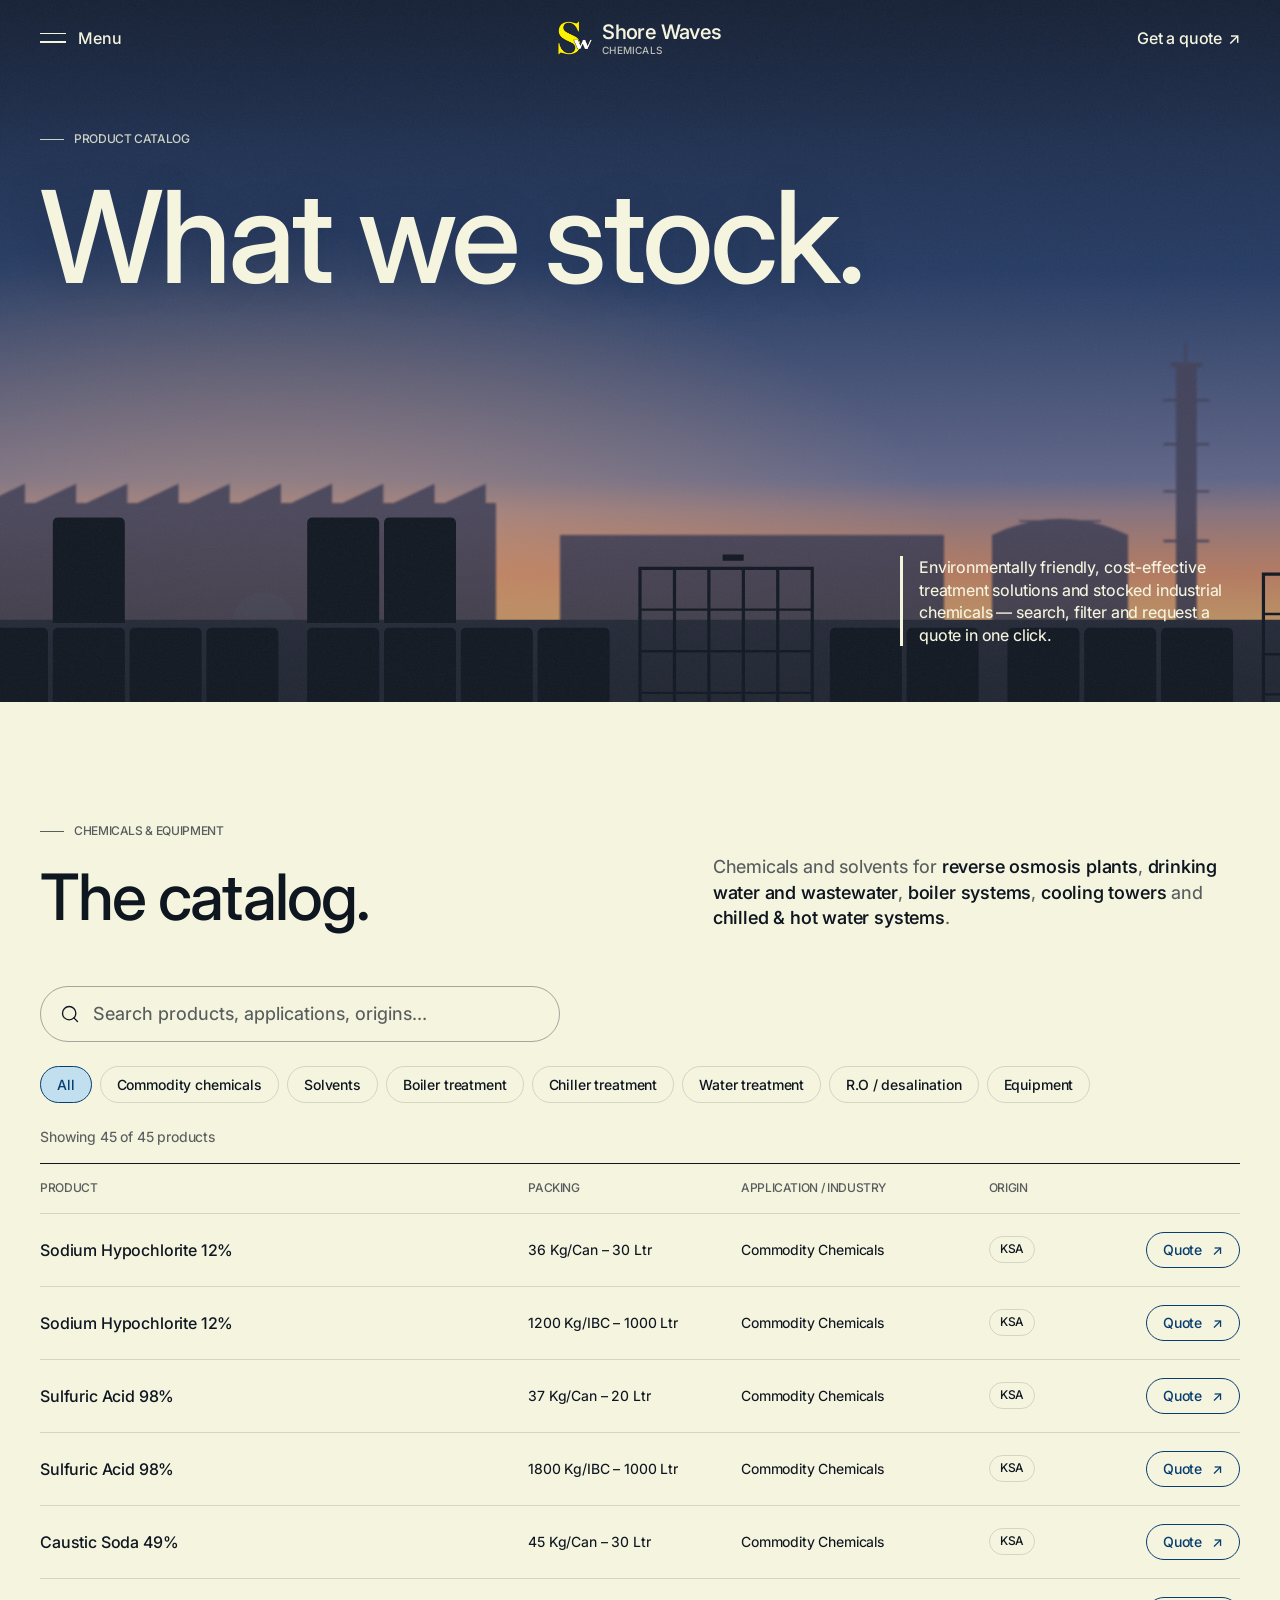
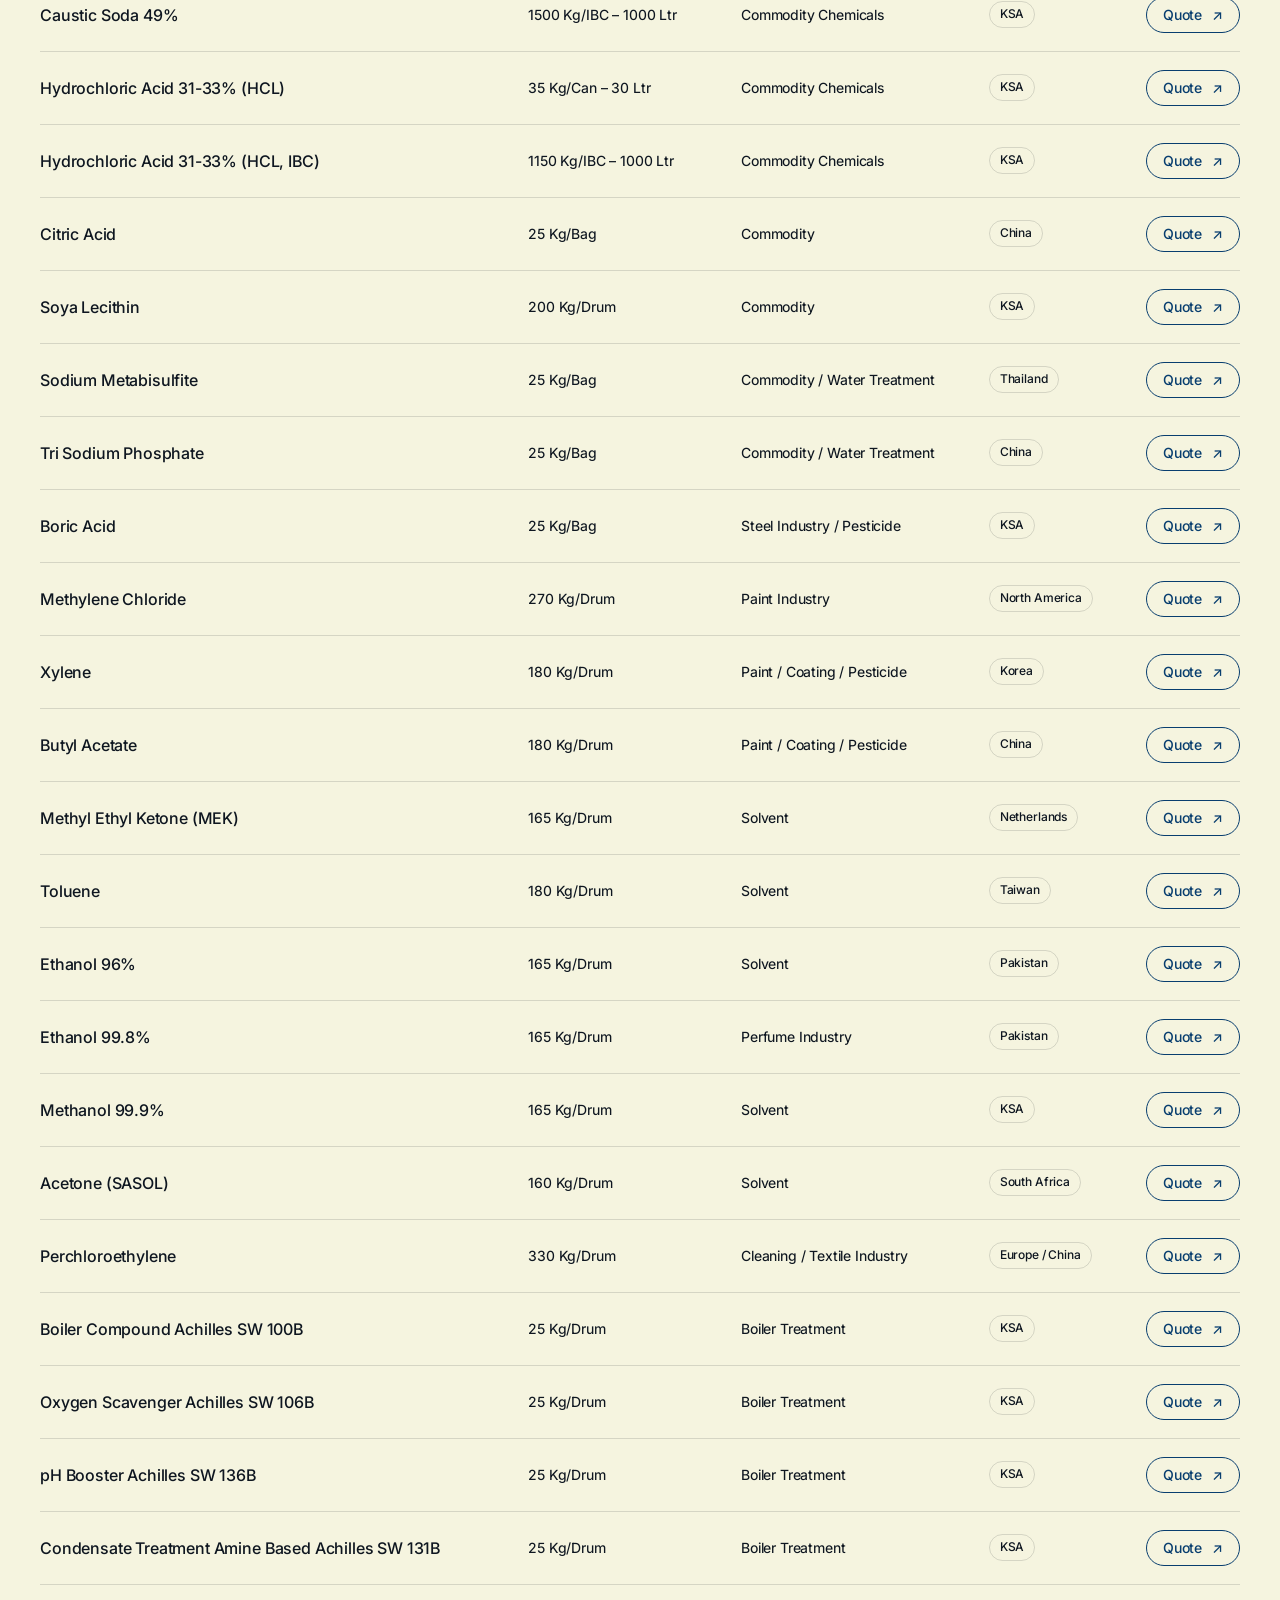
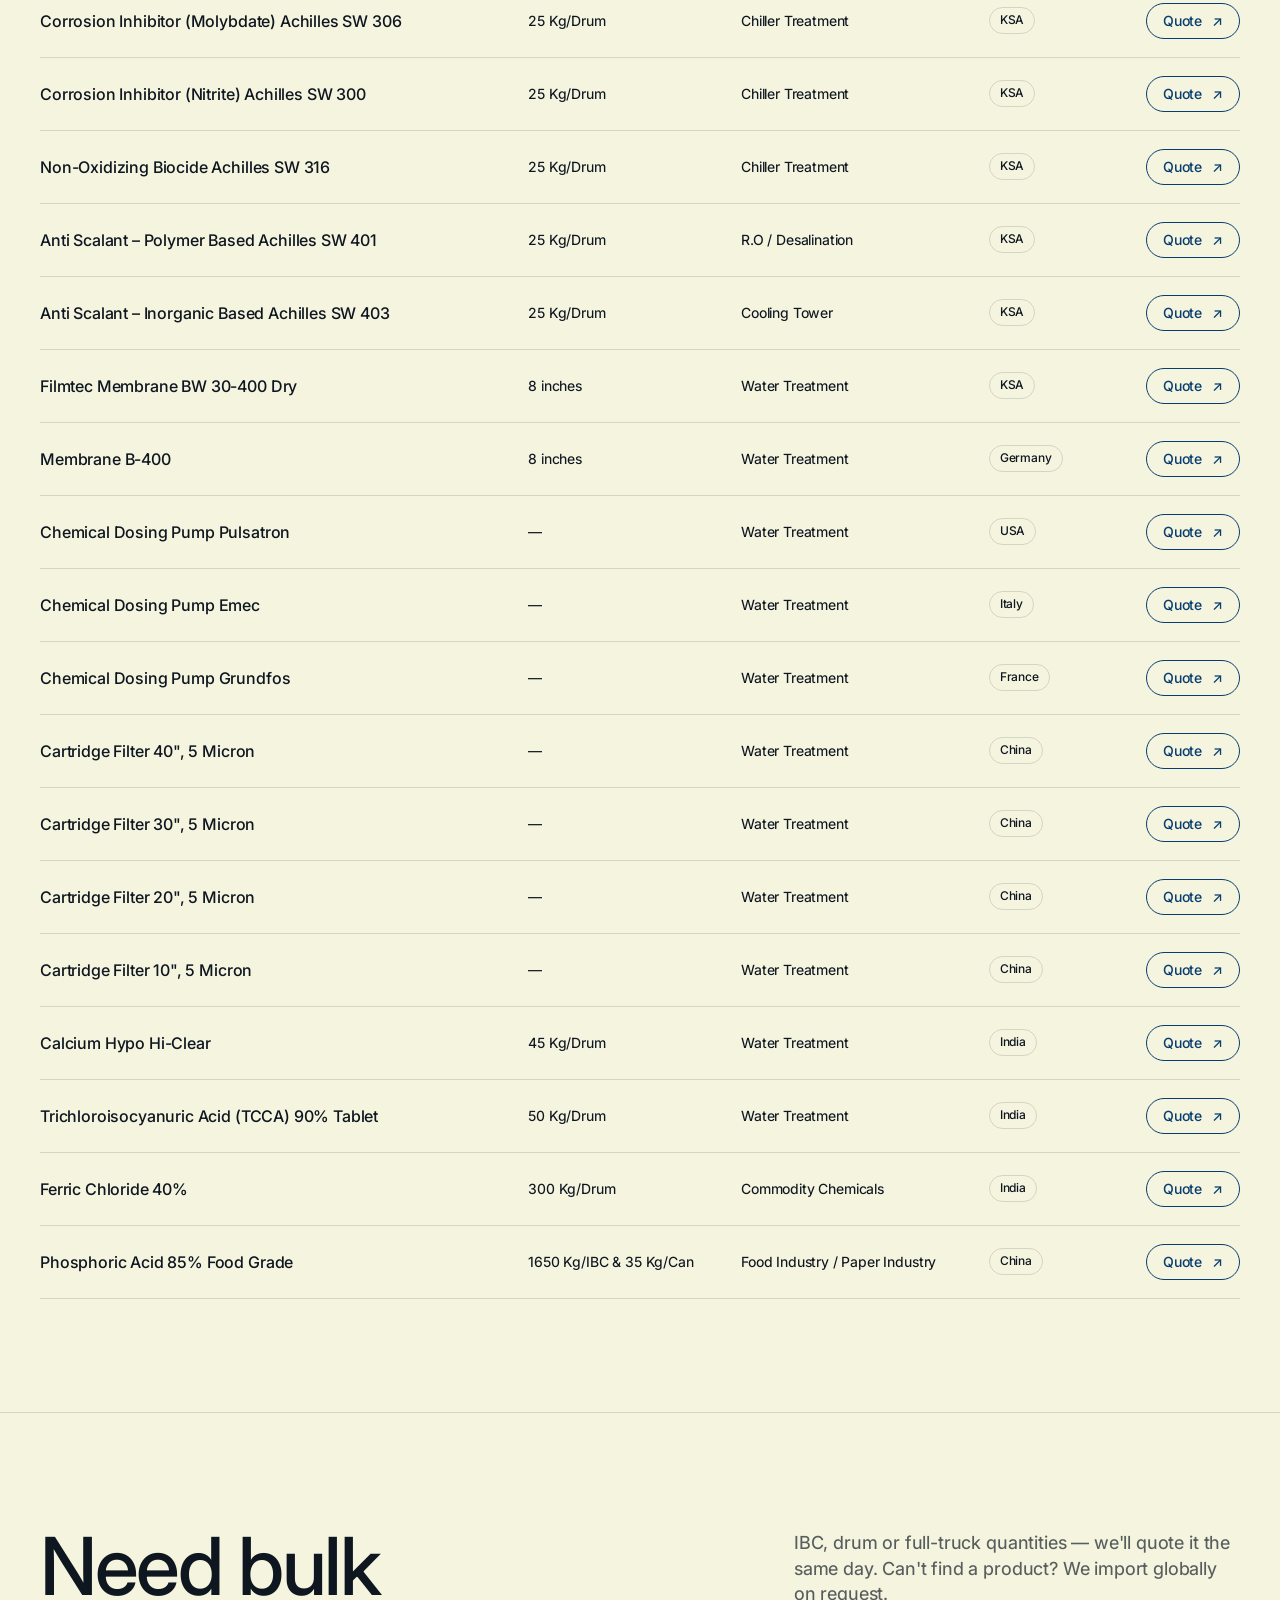
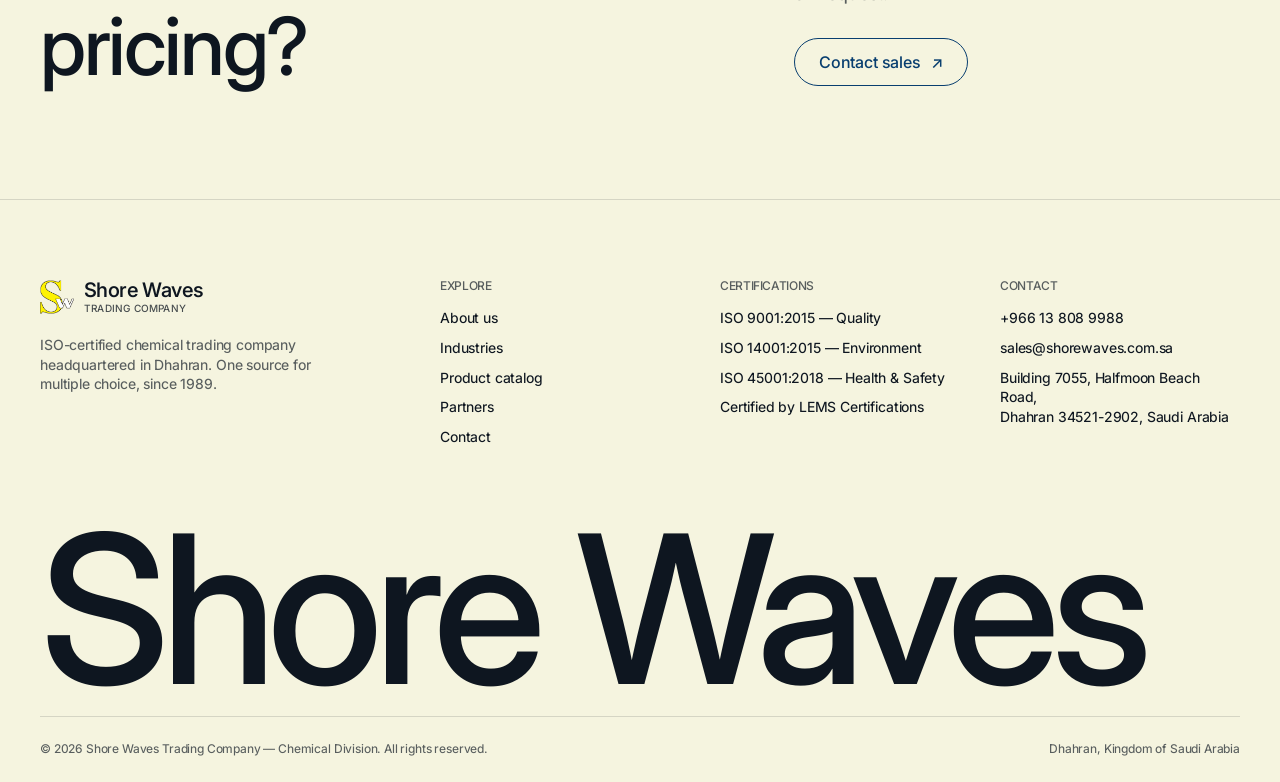
<file: products.html>
<!DOCTYPE html>
<html lang="en">
<head>
  <meta charset="UTF-8">
  <meta name="viewport" content="width=device-width, initial-scale=1.0">
  <title>Product Catalog | Shore Waves Trading Company — Chemical Division</title>
  <meta name="description" content="Searchable catalog of 40+ industrial chemicals: commodity chemicals, solvents, boiler & chiller treatments, R.O. anti-scalants, membranes, dosing pumps, and filters — stocked in Dhahran, Saudi Arabia.">
  <meta name="theme-color" content="#f5f4df">
  <meta property="og:title" content="Product Catalog — Shore Waves Trading Company">
  <meta property="og:description" content="40+ industrial chemicals and water treatment products stocked in Dhahran. Search, filter, and request a quote.">
  <meta property="og:type" content="website">
  <meta property="og:url" content="https://www.shorewaves.com.sa/products.html">
  <link rel="icon" type="image/png" href="assets/favicon-sw.png">
  <link rel="preconnect" href="https://fonts.googleapis.com">
  <link rel="preconnect" href="https://fonts.gstatic.com" crossorigin>
  <link href="https://fonts.googleapis.com/css2?family=Inter:opsz,wght@14..32,400..600&display=swap" rel="stylesheet">
  <link rel="stylesheet" href="css/style.css">
</head>
<body>
  <a class="skip-link" href="#main">Skip to main content</a>

  <header class="site-header">
    <div class="container nav-wrap">
      <button class="nav-toggle" aria-expanded="false" aria-controls="site-nav">
        <span class="bars" aria-hidden="true"><span></span><span></span></span>
        <span class="label">Menu</span>
        <span class="sr-only">Toggle navigation menu</span>
      </button>
      <a class="brand" href="index.html" aria-label="Shore Waves Trading Company — home">
        <img class="brand-mark" src="assets/logo-sw.png" alt="" aria-hidden="true">
        <span class="brand-word">Shore Waves<small>Chemicals</small></span>
      </a>
      <a class="nav-link" href="contact.html"><span class="label">Get a quote</span><span class="label-short">Quote</span> <span aria-hidden="true">&#8599;</span></a>
    </div>
    <nav id="site-nav" class="site-nav" aria-label="Main navigation">
      <div class="container menu-grid">
        <ul class="menu-links">
            <li><a href="index.html">Home<span>01</span></a></li>
            <li><a href="about.html">About<span>02</span></a></li>
            <li><a href="industries.html">Industries<span>03</span></a></li>
            <li><a href="products.html" aria-current="page">Products<span>04</span></a></li>
            <li><a href="partners.html">Partners<span>05</span></a></li>
            <li><a href="contact.html">Contact<span>06</span></a></li>
        </ul>
        <div class="menu-aside">
          <p>ISO-certified chemical trading, Dhahran. Serving Saudi industry since 1989.</p>
          <p><a href="tel:+966138089988">+966 13 808 9988</a><br><a href="mailto:sales@shorewaves.com.sa">sales@shorewaves.com.sa</a></p>
          <a href="contact.html" class="btn">Request a quote <span class="arrow" aria-hidden="true">&#8599;</span></a>
        </div>
      </div>
    </nav>
  </header>

  <main id="main">
    <section class="hero page" aria-labelledby="page-title">
      <img class="hero-media" src="assets/scenes/depot.svg" alt="Stacked chemical drums and IBC containers at a depot at dusk">
      <div class="container hero-inner">
        <span class="kicker">Product catalog</span>
        <h1 id="page-title">What we stock.</h1>
        <div class="hero-foot">
          <div></div>
          <div class="caption-block">
            <p>Environmentally friendly, cost-effective treatment solutions and stocked industrial chemicals — search, filter and request a quote in one click.</p>
          </div>
        </div>
      </div>
    </section>

    <section class="section" aria-labelledby="catalog-title">
      <div class="container">
        <div class="section-head">
          <div>
            <span class="kicker">Chemicals &amp; equipment</span>
            <h2 id="catalog-title" class="heading">The catalog.</h2>
          </div>
          <p class="lead">Chemicals and solvents for <strong>reverse osmosis plants</strong>, <strong>drinking water and wastewater</strong>, <strong>boiler systems</strong>, <strong>cooling towers</strong> and <strong>chilled &amp; hot water systems</strong>.</p>
        </div>

        <div class="product-tools">
          <div class="search-box">
            <svg viewBox="0 0 24 24" fill="none" stroke-width="1.6" stroke-linecap="round" stroke-linejoin="round" aria-hidden="true"><circle cx="11" cy="11" r="8"/><path d="M21 21l-4.35-4.35"/></svg>
            <input type="search" id="product-search" placeholder="Search products, applications, origins&hellip;" aria-label="Search products">
          </div>
          <div class="filter-chips" role="group" aria-label="Filter products by category">
            <button class="chip active" data-filter="all" aria-pressed="true">All</button>
            <button class="chip" data-filter="commodity" aria-pressed="false">Commodity chemicals</button>
            <button class="chip" data-filter="solvents" aria-pressed="false">Solvents</button>
            <button class="chip" data-filter="boiler" aria-pressed="false">Boiler treatment</button>
            <button class="chip" data-filter="chiller" aria-pressed="false">Chiller treatment</button>
            <button class="chip" data-filter="water" aria-pressed="false">Water treatment</button>
            <button class="chip" data-filter="ro" aria-pressed="false">R.O / desalination</button>
            <button class="chip" data-filter="equipment" aria-pressed="false">Equipment</button>
          </div>
        </div>

        <p class="results-count" id="results-count" aria-live="polite"></p>

        <div class="table-wrap">
          <table class="product-table">
            <caption class="sr-only">Product catalog with packing, application, origin, and quote request links</caption>
            <thead>
              <tr>
                <th scope="col">Product</th>
                <th scope="col">Packing</th>
                <th scope="col">Application / industry</th>
                <th scope="col">Origin</th>
                <th scope="col"><span class="sr-only">Actions</span></th>
              </tr>
            </thead>
            <tbody id="product-rows">
              <!-- Rows rendered by js/main.js; this row shows only if JS is disabled -->
              <tr><td colspan="5">Loading catalog&hellip; If this message persists, please enable JavaScript or <a href="contact.html">contact us</a> for a full product list.</td></tr>
            </tbody>
          </table>
        </div>
      </div>
    </section>

    <section class="cta" aria-labelledby="cta-title">
      <div class="container cta-grid">
        <h2 id="cta-title" class="heading-lg">Need bulk pricing?</h2>
        <div>
          <p>IBC, drum or full-truck quantities — we'll quote it the same day. Can't find a product? We import globally on request.</p>
          <div class="btn-row">
            <a href="contact.html" class="btn">Contact sales <span class="arrow" aria-hidden="true">&#8599;</span></a>
          </div>
        </div>
      </div>
    </section>
  </main>

  <footer class="site-footer">
    <div class="container">
      <div class="footer-grid">
        <div>
          <a class="brand" href="index.html" aria-label="Shore Waves — home"><img class="brand-mark" src="assets/logo-sw.png" alt="" aria-hidden="true"><span class="brand-word">Shore Waves<small>Trading Company</small></span></a>
          <p>ISO-certified chemical trading company headquartered in Dhahran. One source for multiple choice, since 1989.</p>
        </div>
        <div>
          <h3>Explore</h3>
          <ul>
            <li><a href="about.html">About us</a></li>
            <li><a href="industries.html">Industries</a></li>
            <li><a href="products.html">Product catalog</a></li>
            <li><a href="partners.html">Partners</a></li>
            <li><a href="contact.html">Contact</a></li>
          </ul>
        </div>
        <div>
          <h3>Certifications</h3>
          <ul>
            <li>ISO 9001:2015 — Quality</li>
            <li>ISO 14001:2015 — Environment</li>
            <li>ISO 45001:2018 — Health &amp; Safety</li>
            <li>Certified by LEMS Certifications</li>
          </ul>
        </div>
        <div>
          <h3>Contact</h3>
          <ul>
            <li><a href="tel:+966138089988">+966 13 808 9988</a></li>
            <li><a href="mailto:sales@shorewaves.com.sa">sales@shorewaves.com.sa</a></li>
            <li>Building 7055, Halfmoon Beach Road,<br>Dhahran 34521-2902, Saudi Arabia</li>
          </ul>
        </div>
      </div>
      <div class="footer-mark" aria-hidden="true">Shore Waves</div>
      <div class="footer-bottom">
        <span>&copy; <span id="footer-year">2026</span> Shore Waves Trading Company — Chemical Division. All rights reserved.</span>
        <span>Dhahran, Kingdom of Saudi Arabia</span>
      </div>
    </div>
  </footer>

  <div class="floaters">
    <a href="tel:+966138089988" class="float-call" aria-label="Call us at +966 13 808 9988">
      <svg viewBox="0 0 24 24" fill="none" stroke-width="1.8" stroke-linecap="round" stroke-linejoin="round" aria-hidden="true"><path d="M22 16.92v3a2 2 0 0 1-2.18 2 19.79 19.79 0 0 1-8.63-3.07 19.5 19.5 0 0 1-6-6 19.79 19.79 0 0 1-3.07-8.67A2 2 0 0 1 4.11 2h3a2 2 0 0 1 2 1.72c.13.96.36 1.9.7 2.81a2 2 0 0 1-.45 2.11L8.09 9.91a16 16 0 0 0 6 6l1.27-1.27a2 2 0 0 1 2.11-.45c.91.34 1.85.57 2.81.7A2 2 0 0 1 22 16.92z"/></svg>
    </a>
    <a href="contact.html" class="float-quote">
      <svg viewBox="0 0 24 24" fill="none" stroke-width="1.8" stroke-linecap="round" stroke-linejoin="round" aria-hidden="true"><path d="M21 15a2 2 0 0 1-2 2H7l-4 4V5a2 2 0 0 1 2-2h14a2 2 0 0 1 2 2z"/></svg>
      <span>Request a quote</span>
    </a>
  </div>

  <script src="js/main.js"></script>
</body>
</html>
</file>
<file: css/style.css>
/* ============================================================
   Shore Waves Trading Company — Chemical Division
   New design: cinematic editorial. Parchment canvas, carbon ink,
   golden-hour scenes, electric blue used only as punctuation.
   ============================================================ */

:root {
  /* Colors */
  --color-parchment-cream: #f5f4df;
  --color-carbon-ink: #0e1620;
  --color-pale-sky: #c1dfef;
  --color-shadow-khaki: #abab9c;
  --color-electric-blue: #007ae5;
  --color-deep-cobalt: #1c3f99;
  --color-outlined-action: #083e6f;
  --color-sunset-orange: #eb6110;
  --color-peach-glow: #ffd9c9;
  --color-signal-blue: #319fff;

  --ink-60: rgba(14, 22, 32, 0.68);
  --ink-hair: rgba(14, 22, 32, 0.14);
  --cream-80: rgba(245, 244, 223, 0.82);
  --cream-hair: rgba(245, 244, 223, 0.28);

  /* Type */
  --font-display: 'Inter', ui-sans-serif, system-ui, -apple-system, BlinkMacSystemFont, "Segoe UI", Roboto, sans-serif;
  --font-text: 'Inter', ui-sans-serif, system-ui, -apple-system, BlinkMacSystemFont, "Segoe UI", Roboto, sans-serif;

  --text-caption: 12px;
  --text-body-sm: 14px;
  --text-body: 16px;
  --text-body-lg: 18px;
  --text-subheading: 28px;
  --text-heading-sm: 40px;
  --text-heading: 64px;
  --text-heading-lg: 80px;
  --text-display: 207px;

  /* Spacing */
  --spacing-8: 8px;
  --spacing-16: 16px;
  --spacing-24: 24px;
  --spacing-32: 32px;
  --spacing-40: 40px;
  --spacing-56: 56px;
  --spacing-80: 80px;
  --section-gap: 113px;
  --gutter: clamp(16px, 4vw, 40px);
  --page-max-width: 1200px;

  /* Shape */
  --radius-buttons: 8px;
  --radius-cards: 16px;
  --radius-asymmetric: 147.6px;
  --radius-promocards: 160px;
  --shadow-warm: 0 0 40px 0 rgba(171, 171, 156, 0.4);

  --nav-h: 76px;
}

*, *::before, *::after { margin: 0; padding: 0; box-sizing: border-box; }

html { scroll-behavior: smooth; -webkit-text-size-adjust: 100%; }

body {
  font-family: var(--font-text);
  font-size: var(--text-body);
  font-weight: 450;
  line-height: 1.4;
  letter-spacing: -0.01em;
  color: var(--color-carbon-ink);
  background: var(--color-parchment-cream);
  -webkit-font-smoothing: antialiased;
  font-optical-sizing: auto;
  overflow-x: hidden;
}

img, svg { max-width: 100%; display: block; }
a { color: inherit; text-decoration: none; }
ul, ol { list-style: none; }
button { font: inherit; color: inherit; }
strong { font-weight: 550; }

.container {
  width: 100%;
  max-width: calc(var(--page-max-width) + var(--gutter) * 2);
  margin-inline: auto;
  padding-inline: var(--gutter);
}

/* ---------- Type ---------- */
h1, h2, h3, h4 {
  font-family: var(--font-display);
  font-weight: 500;
  line-height: 1.05;
  letter-spacing: -0.03em;
  text-wrap: balance;
}

.display {
  font-size: clamp(56px, 12.5vw, var(--text-display));
  line-height: 0.95;
  letter-spacing: -0.03em;
  font-weight: 500;
}

.heading-lg { font-size: clamp(44px, 7vw, var(--text-heading-lg)); line-height: 1; letter-spacing: -0.03em; }
.heading    { font-size: clamp(36px, 5.6vw, var(--text-heading)); line-height: 1.05; letter-spacing: -0.03em; }
.heading-sm { font-size: clamp(28px, 3.6vw, var(--text-heading-sm)); line-height: 1.05; letter-spacing: -0.03em; }
.subheading { font-size: clamp(22px, 2.4vw, var(--text-subheading)); line-height: 1.2; letter-spacing: -0.02em; }

.kicker {
  display: inline-flex;
  align-items: center;
  gap: 10px;
  font-size: var(--text-caption);
  font-weight: 500;
  line-height: 1.2;
  letter-spacing: -0.03em;
  text-transform: uppercase;
  color: var(--ink-60);
  margin-bottom: var(--spacing-24);
}

.kicker::before {
  content: "";
  width: 24px;
  height: 1px;
  background: currentColor;
}

.lead {
  font-size: var(--text-body-lg);
  line-height: 1.4;
  letter-spacing: -0.01em;
  color: var(--ink-60);
  max-width: 620px;
}

.lead + .lead { margin-top: var(--spacing-16); }
.lead strong { color: var(--color-carbon-ink); }

/* ---------- Sections ---------- */
.section { padding-block: var(--section-gap); }
.section.tight { padding-block: var(--spacing-80); }
.section-sky { background: var(--color-pale-sky); }

.section-head {
  display: grid;
  grid-template-columns: minmax(0, 1.2fr) minmax(0, 1fr);
  gap: var(--spacing-40);
  align-items: end;
  margin-bottom: var(--spacing-56);
}

.section-head .lead { justify-self: end; }

.hairline { border: 0; height: 1px; background: var(--ink-hair); }

/* ---------- Actions ---------- */
.btn {
  display: inline-flex;
  align-items: center;
  justify-content: center;
  gap: 10px;
  min-height: 48px;
  padding: 12px 24px;
  border: 1.5px solid var(--color-outlined-action);
  border-radius: 9999px;
  background: transparent;
  color: var(--color-outlined-action);
  font-family: var(--font-text);
  font-size: var(--text-body);
  font-weight: 500;
  letter-spacing: -0.01em;
  line-height: 1;
  white-space: nowrap;
  cursor: pointer;
  transition: background-color 0.2s ease, color 0.2s ease, border-color 0.2s ease;
}

.btn .arrow { transition: transform 0.2s ease; }
.btn:hover { background: rgba(8, 62, 111, 0.08); }
.btn:hover .arrow { transform: translate(2px, -2px); }

.btn-light { border-color: var(--color-parchment-cream); color: var(--color-parchment-cream); }
.btn-light:hover { background: rgba(245, 244, 223, 0.14); }

.btn-sm { min-height: 36px; padding: 8px 16px; font-size: var(--text-body-sm); border-width: 1px; }

.btn-row { display: flex; flex-wrap: wrap; gap: 12px; margin-top: var(--spacing-32); }

.text-link {
  display: inline-flex;
  align-items: center;
  gap: 6px;
  color: var(--color-outlined-action);
  font-weight: 500;
  text-decoration: underline;
  text-decoration-thickness: 1px;
  text-underline-offset: 4px;
}

.text-link:hover { text-decoration-thickness: 2px; }

.icon-btn {
  width: 44px;
  height: 44px;
  flex: none;
  display: grid;
  place-items: center;
  border: 1.5px solid var(--color-outlined-action);
  border-radius: var(--radius-buttons);
  color: var(--color-outlined-action);
}

.icon-btn svg { width: 22px; height: 22px; stroke: currentColor; }

:focus-visible { outline: 2px solid var(--color-electric-blue); outline-offset: 3px; }

/* ---------- Header ---------- */
.site-header {
  position: fixed;
  inset: 0 0 auto 0;
  z-index: 1000;
  color: var(--color-parchment-cream);
  transition: background-color 0.3s ease, color 0.3s ease, box-shadow 0.3s ease;
}

.site-header.is-solid,
body.menu-open .site-header {
  background: var(--color-parchment-cream);
  color: var(--color-carbon-ink);
  box-shadow: 0 1px 0 var(--ink-hair);
}

.nav-wrap {
  display: grid;
  grid-template-columns: 1fr auto 1fr;
  align-items: center;
  min-height: var(--nav-h);
}

.nav-toggle {
  justify-self: start;
  display: inline-flex;
  align-items: center;
  gap: 12px;
  background: none;
  border: 0;
  cursor: pointer;
  padding: 10px 0;
  font-size: var(--text-body);
  font-weight: 500;
}

.nav-toggle .bars { position: relative; width: 26px; height: 10px; }

.nav-toggle .bars span {
  position: absolute;
  left: 0;
  width: 100%;
  height: 1.5px;
  background: currentColor;
  transition: transform 0.25s ease, top 0.25s ease;
}

.nav-toggle .bars span:nth-child(1) { top: 0; }
.nav-toggle .bars span:nth-child(2) { top: 8.5px; }
.nav-toggle[aria-expanded="true"] .bars span:nth-child(1) { top: 4.25px; transform: rotate(45deg); }
.nav-toggle[aria-expanded="true"] .bars span:nth-child(2) { top: 4.25px; transform: rotate(-45deg); }

.brand {
  display: inline-flex;
  align-items: center;
  gap: 10px;
}

.brand-mark { width: 34px; height: 34px; flex: none; object-fit: contain; }

.brand-word {
  font-family: var(--font-display);
  font-size: 20px;
  font-weight: 550;
  letter-spacing: -0.03em;
  line-height: 1;
}

.brand-word small {
  display: block;
  margin-top: 3px;
  font-size: 10px;
  font-weight: 500;
  letter-spacing: 0.02em;
  text-transform: uppercase;
  opacity: 0.75;
}

.nav-link {
  justify-self: end;
  display: inline-flex;
  gap: 6px;
  font-weight: 500;
  padding: 10px 0;
}

.nav-link:hover { text-decoration: underline; text-underline-offset: 4px; }
.nav-link { white-space: nowrap; }
.nav-link .label-short { display: none; }

/* Full-screen menu */
.site-nav {
  position: fixed;
  inset: var(--nav-h) 0 0 0;
  background: var(--color-parchment-cream);
  color: var(--color-carbon-ink);
  overflow-y: auto;
  visibility: hidden;
  opacity: 0;
  transform: translateY(-8px);
  transition: opacity 0.3s ease, transform 0.3s ease, visibility 0.3s;
}

.site-nav.open { visibility: visible; opacity: 1; transform: none; }

.menu-grid {
  display: grid;
  grid-template-columns: minmax(0, 2fr) minmax(0, 1fr);
  gap: var(--spacing-56);
  padding-block: var(--spacing-56) var(--spacing-80);
  border-top: 1px solid var(--ink-hair);
}

.menu-links li { border-bottom: 1px solid var(--ink-hair); }

.menu-links a {
  display: flex;
  align-items: baseline;
  justify-content: space-between;
  gap: 24px;
  padding: 14px 0;
  font-family: var(--font-display);
  font-size: clamp(36px, 6vw, var(--text-heading));
  font-weight: 500;
  letter-spacing: -0.03em;
  line-height: 1.05;
  transition: color 0.2s ease, padding 0.2s ease;
}

.menu-links a span { font-size: var(--text-caption); letter-spacing: -0.03em; color: var(--ink-60); }
.menu-links a:hover { color: var(--color-outlined-action); padding-left: 12px; }
.menu-links a[aria-current="page"] { color: var(--color-outlined-action); }

.menu-aside { display: flex; flex-direction: column; gap: var(--spacing-24); align-self: end; }
.menu-aside p { color: var(--ink-60); font-size: var(--text-body-sm); }
.menu-aside a { color: var(--color-carbon-ink); }

body.menu-open { overflow: hidden; }

/* ---------- Heroes ---------- */
.hero {
  position: relative;
  min-height: 100vh;
  min-height: 100svh;
  display: flex;
  flex-direction: column;
  justify-content: flex-end;
  color: var(--color-parchment-cream);
  background: var(--color-carbon-ink);
  overflow: hidden;
  isolation: isolate;
}

.hero.page { min-height: 78vh; min-height: 78svh; }

.hero-media {
  position: absolute;
  inset: 0;
  width: 100%;
  height: 100%;
  object-fit: cover;
  z-index: -1;
}

.hero-inner { padding-top: calc(var(--nav-h) + var(--spacing-80)); padding-bottom: var(--spacing-56); }

.hero .kicker { color: var(--cream-80); }

.hero h1 { max-width: 12ch; text-shadow: 0 2px 40px rgba(14, 22, 32, 0.18); }
.hero.page h1 { font-size: clamp(52px, 10vw, 141px); max-width: none; }

/* Sub-page heroes: title up in the darker sky, caption down on the dark foreground */
.hero.page .hero-inner {
  flex: 1;
  display: flex;
  flex-direction: column;
  padding-top: calc(var(--nav-h) + var(--spacing-56));
}

.hero.page .hero-foot { margin-top: auto; padding-top: var(--spacing-40); }

.hero-foot {
  display: grid;
  grid-template-columns: minmax(0, 1fr) minmax(0, 340px);
  gap: var(--spacing-40);
  align-items: end;
  margin-top: var(--spacing-40);
}

/* Bordered caption block */
.caption-block {
  max-width: 340px;
  padding-left: var(--spacing-16);
  border-left: 3px solid var(--color-parchment-cream);
  color: var(--color-parchment-cream);
  font-size: var(--text-body);
  font-weight: 450;
  line-height: 1.4;
  letter-spacing: -0.01em;
}

.caption-block .btn-row { margin-top: var(--spacing-24); }

.hero-meta {
  display: flex;
  flex-wrap: wrap;
  gap: 8px 24px;
  font-size: var(--text-body-sm);
  color: var(--cream-80);
}

.hero-meta span { display: inline-flex; align-items: center; gap: 8px; }
.hero-meta span::before { content: ""; width: 6px; height: 6px; border-radius: 50%; background: currentColor; }

/* Floating promo card */
.promo-card {
  position: absolute;
  top: calc(var(--nav-h) + var(--spacing-24));
  right: var(--gutter);
  width: 320px;
  padding: var(--spacing-32);
  border-radius: var(--radius-cards);
  background: var(--color-electric-blue);
  color: #fff;
  z-index: 2;
}

.promo-card[hidden] { display: none; }

.promo-card .promo-kicker {
  font-size: var(--text-caption);
  font-weight: 500;
  letter-spacing: -0.03em;
  text-transform: uppercase;
  opacity: 0.85;
}

.promo-card h2 {
  font-size: var(--text-subheading);
  line-height: 1.1;
  letter-spacing: -0.02em;
  margin: var(--spacing-8) 0 var(--spacing-16);
}

.promo-card p { font-size: var(--text-body-sm); opacity: 0.9; }

.promo-art { width: 120px; height: 84px; margin: var(--spacing-16) 0; }

.promo-card .promo-link {
  display: inline-flex;
  gap: 6px;
  font-size: var(--text-body-sm);
  font-weight: 500;
  text-decoration: underline;
  text-underline-offset: 4px;
}

.promo-close {
  position: absolute;
  top: 16px;
  right: 16px;
  width: 28px;
  height: 28px;
  border-radius: 50%;
  border: 1px solid rgba(255, 255, 255, 0.8);
  background: none;
  display: grid;
  place-items: center;
  cursor: pointer;
  color: #fff;
}

.promo-close svg { width: 12px; height: 12px; stroke: currentColor; }

/* ---------- Banner strip ---------- */
.band {
  display: flex;
  align-items: center;
  justify-content: center;
  min-height: 72px;
  padding: 16px var(--gutter);
  background: var(--color-electric-blue);
  color: #fff;
  font-size: var(--text-body);
  font-weight: 500;
  letter-spacing: -0.01em;
  text-align: center;
}

.band a { display: inline-flex; gap: 8px; }
.band a:hover { text-decoration: underline; text-underline-offset: 4px; }

/* ---------- Intro split ---------- */
.split {
  display: grid;
  grid-template-columns: minmax(0, 1.1fr) minmax(0, 1fr);
  gap: var(--spacing-80);
  align-items: start;
}

.split .lead { max-width: none; }

/* ---------- Stats ---------- */
.stats-grid {
  display: grid;
  grid-template-columns: repeat(4, minmax(0, 1fr));
  gap: var(--spacing-32);
}

.stat {
  border-top: 1px solid var(--color-carbon-ink);
  padding-top: var(--spacing-16);
}

.stat-num {
  font-family: var(--font-display);
  font-size: clamp(56px, 8vw, 112px);
  font-weight: 500;
  line-height: 1;
  letter-spacing: -0.04em;
  font-variant-numeric: tabular-nums;
}

.stat-label { margin-top: var(--spacing-8); font-size: var(--text-body-sm); color: var(--ink-60); }

/* ---------- Full-bleed photo band ---------- */
.photo-band {
  position: relative;
  min-height: 92vh;
  min-height: 92svh;
  display: flex;
  align-items: flex-end;
  color: var(--color-parchment-cream);
  background: var(--color-carbon-ink);
  overflow: hidden;
  isolation: isolate;
}

.photo-band .container { padding-block: var(--spacing-80); }

.photo-band-grid {
  display: grid;
  grid-template-columns: minmax(0, 1fr) minmax(0, 1fr);
  gap: var(--spacing-56);
  align-items: end;
}

.photo-band h2 { max-width: 10ch; }

.fact-list { display: grid; gap: 0; }

.fact-list li {
  display: flex;
  gap: 16px;
  align-items: baseline;
  padding: 14px 0;
  border-bottom: 1px solid var(--cream-hair);
  font-size: var(--text-body);
}

.fact-list li:first-child { border-top: 1px solid var(--cream-hair); }
.fact-list .n { font-size: var(--text-caption); color: var(--cream-80); font-variant-numeric: tabular-nums; }

/* ---------- Cards ---------- */
.card-grid { display: grid; gap: var(--spacing-24); }
.card-grid.cols-4 { grid-template-columns: repeat(auto-fill, minmax(240px, 1fr)); }
.card-grid.cols-3 { grid-template-columns: repeat(auto-fill, minmax(300px, 1fr)); }

.card {
  display: flex;
  flex-direction: column;
  padding: var(--spacing-40);
  border-radius: var(--radius-cards);
  background: var(--color-parchment-cream);
  box-shadow: var(--shadow-warm);
  transition: transform 0.3s ease;
}

.card:hover { transform: translateY(-4px); }

.card.flat { box-shadow: none; border: 1px solid var(--ink-hair); }

.card .icon-btn { margin-bottom: var(--spacing-32); }

.card h3 { font-size: clamp(22px, 2.2vw, var(--text-subheading)); line-height: 1.15; letter-spacing: -0.02em; margin-bottom: var(--spacing-16); }

.card p { color: var(--ink-60); font-size: var(--text-body); flex: 1; }

.card .text-link, .card .btn { margin-top: var(--spacing-24); align-self: flex-start; }

.card .card-index {
  font-size: var(--text-caption);
  color: var(--ink-60);
  letter-spacing: -0.03em;
  margin-bottom: var(--spacing-16);
  font-variant-numeric: tabular-nums;
}

/* ---------- Asymmetric feature container ---------- */
.feature {
  border-radius: var(--radius-promocards) var(--radius-cards) var(--radius-promocards) var(--radius-cards);
  background: var(--color-pale-sky);
  padding: clamp(40px, 7vw, 96px) clamp(24px, 8vw, 120px);
}

.feature.blue { background: var(--color-electric-blue); color: #fff; }
.feature.blue .kicker { color: rgba(255, 255, 255, 0.85); }

.iso-grid {
  display: grid;
  grid-template-columns: repeat(3, minmax(0, 1fr));
  gap: var(--spacing-32);
  margin-top: var(--spacing-56);
}

.iso {
  border-top: 1px solid var(--color-carbon-ink);
  padding-top: var(--spacing-16);
}

.iso .iso-num {
  font-family: var(--font-display);
  font-size: clamp(48px, 7vw, 96px);
  font-weight: 500;
  letter-spacing: -0.04em;
  line-height: 1;
}

.iso .iso-year { font-size: var(--text-body-sm); color: var(--ink-60); margin-top: 4px; }
.iso h3 { font-size: var(--text-body-lg); letter-spacing: -0.01em; margin-top: var(--spacing-24); }
.iso p { font-size: var(--text-body-sm); color: var(--ink-60); margin-top: var(--spacing-8); }

.quote {
  font-family: var(--font-display);
  font-size: clamp(28px, 4.2vw, 56px);
  font-weight: 500;
  line-height: 1.1;
  letter-spacing: -0.03em;
  max-width: 22ch;
}

/* ---------- Partner marquee ---------- */
.marquee {
  overflow: hidden;
  border-block: 1px solid var(--ink-hair);
  padding: 28px 0;
}

.marquee-track {
  display: flex;
  gap: 48px;
  width: max-content;
  animation: marquee 48s linear infinite;
}

.marquee:hover .marquee-track { animation-play-state: paused; }

.marquee-track span {
  font-family: var(--font-display);
  font-size: var(--text-subheading);
  font-weight: 500;
  letter-spacing: -0.02em;
  white-space: nowrap;
  display: inline-flex;
  align-items: center;
  gap: 48px;
}

.marquee-track span::after {
  content: "";
  width: 6px;
  height: 6px;
  border-radius: 50%;
  background: var(--color-sunset-orange);
}

@keyframes marquee {
  from { transform: translateX(0); }
  to { transform: translateX(-50%); }
}

/* ---------- CTA ---------- */
.cta {
  padding-block: var(--section-gap);
  border-top: 1px solid var(--ink-hair);
}

.cta-grid {
  display: grid;
  grid-template-columns: minmax(0, 1.6fr) minmax(0, 1fr);
  gap: var(--spacing-40);
  align-items: end;
}

.cta h2 { max-width: 12ch; }
.cta p { color: var(--ink-60); font-size: var(--text-body-lg); }

/* ---------- Timeline (About) ---------- */
.timeline { border-top: 1px solid var(--color-carbon-ink); }

.timeline-item {
  display: grid;
  grid-template-columns: minmax(0, 1fr) minmax(0, 1.4fr);
  gap: var(--spacing-40);
  padding: var(--spacing-32) 0;
  border-bottom: 1px solid var(--ink-hair);
}

.timeline-year {
  font-family: var(--font-display);
  font-size: clamp(44px, 6vw, var(--text-heading-lg));
  font-weight: 500;
  letter-spacing: -0.04em;
  line-height: 1;
}

.timeline-item h3 { font-size: clamp(22px, 2.2vw, var(--text-subheading)); letter-spacing: -0.02em; margin-bottom: var(--spacing-8); }
.timeline-item p { color: var(--ink-60); }

/* ---------- Numbered list (facilities) ---------- */
.num-list { counter-reset: n; border-top: 1px solid var(--ink-hair); }

.num-list li {
  counter-increment: n;
  display: grid;
  grid-template-columns: 64px minmax(0, 1fr);
  gap: var(--spacing-16);
  padding: var(--spacing-24) 0;
  border-bottom: 1px solid var(--ink-hair);
  font-size: var(--text-body-lg);
}

.num-list li::before {
  content: counter(n, decimal-leading-zero);
  font-size: var(--text-caption);
  color: var(--ink-60);
  padding-top: 5px;
  font-variant-numeric: tabular-nums;
}

/* ---------- Products ---------- */
.product-tools {
  display: flex;
  flex-direction: column;
  gap: var(--spacing-24);
  margin-bottom: var(--spacing-24);
}

.search-box { position: relative; max-width: 520px; }

.search-box input {
  width: 100%;
  min-height: 56px;
  padding: 14px 20px 14px 52px;
  font: inherit;
  font-size: var(--text-body-lg);
  color: var(--color-carbon-ink);
  background: transparent;
  border: 1px solid rgba(14, 22, 32, 0.35);
  border-radius: 9999px;
  outline: none;
  transition: border-color 0.2s ease, box-shadow 0.2s ease;
}

.search-box input::placeholder { color: var(--ink-60); }
.search-box input:focus { border-color: var(--color-outlined-action); box-shadow: 0 0 0 3px rgba(0, 122, 229, 0.18); }

.search-box svg {
  position: absolute;
  left: 20px;
  top: 50%;
  transform: translateY(-50%);
  width: 20px;
  height: 20px;
  stroke: var(--color-carbon-ink);
}

.filter-chips { display: flex; flex-wrap: wrap; gap: 8px; }

.chip {
  min-height: 36px;
  padding: 8px 16px;
  font-size: var(--text-body-sm);
  font-weight: 500;
  letter-spacing: -0.01em;
  background: transparent;
  border: 1px solid var(--ink-hair);
  border-radius: 9999px;
  cursor: pointer;
  transition: border-color 0.2s ease, background-color 0.2s ease;
}

.chip:hover { border-color: var(--color-outlined-action); }

.chip.active {
  background: var(--color-pale-sky);
  border-color: var(--color-outlined-action);
  color: var(--color-outlined-action);
}

.results-count { font-size: var(--text-body-sm); color: var(--ink-60); margin-bottom: var(--spacing-16); }

.table-wrap { position: relative; overflow-x: auto; border-top: 1px solid var(--color-carbon-ink); }

.product-table { width: 100%; min-width: 760px; border-collapse: collapse; }

.product-table th {
  text-align: left;
  padding: 16px 16px 16px 0;
  font-size: var(--text-caption);
  font-weight: 500;
  letter-spacing: -0.03em;
  text-transform: uppercase;
  color: var(--ink-60);
  white-space: nowrap;
  border-bottom: 1px solid var(--ink-hair);
}

.product-table td {
  padding: 18px 16px 18px 0;
  border-bottom: 1px solid var(--ink-hair);
  vertical-align: middle;
  font-size: var(--text-body-sm);
}

.product-table tbody tr { transition: background-color 0.2s ease; }
.product-table tbody tr:hover { background: rgba(193, 223, 239, 0.35); }
.product-table .p-name { font-size: var(--text-body); font-weight: 500; letter-spacing: -0.01em; }
.product-table td:last-child { text-align: right; padding-right: 0; }

.origin-tag {
  display: inline-block;
  padding: 4px 10px;
  font-size: var(--text-caption);
  font-weight: 500;
  border: 1px solid var(--ink-hair);
  border-radius: 9999px;
  white-space: nowrap;
}

.no-results { padding: var(--spacing-56) 0; text-align: center; color: var(--ink-60); }
.no-results a { color: var(--color-outlined-action); text-decoration: underline; text-underline-offset: 3px; }

/* ---------- Partners ---------- */
.partner-grid {
  display: grid;
  grid-template-columns: repeat(auto-fill, minmax(220px, 1fr));
  gap: var(--spacing-24);
}

.partner-tile {
  display: flex;
  flex-direction: column;
  justify-content: space-between;
  gap: var(--spacing-24);
  min-height: 220px;
  padding: var(--spacing-32);
  border-radius: var(--radius-cards);
  background: var(--color-parchment-cream);
  box-shadow: var(--shadow-warm);
  transition: transform 0.3s ease;
}

.partner-tile:hover { transform: translateY(-4px); }

.partner-tile .logo {
  flex: 1;
  display: grid;
  place-items: center;
}

.partner-tile img {
  max-height: 64px;
  max-width: 80%;
  width: auto;
  object-fit: contain;
  mix-blend-mode: multiply;
}

.partner-tile .name {
  padding-top: var(--spacing-16);
  border-top: 1px solid var(--ink-hair);
  font-size: var(--text-body);
  font-weight: 500;
  letter-spacing: -0.01em;
}

.partner-tile .name small { display: block; font-size: var(--text-caption); font-weight: 450; color: var(--ink-60); margin-top: 2px; }

/* ---------- Contact ---------- */
.contact-layout {
  display: grid;
  grid-template-columns: minmax(0, 1fr) minmax(0, 1.3fr);
  gap: var(--spacing-56);
  align-items: start;
}

.contact-list li {
  display: grid;
  grid-template-columns: 44px minmax(0, 1fr);
  gap: var(--spacing-16);
  align-items: start;
  padding: var(--spacing-24) 0;
  border-bottom: 1px solid var(--ink-hair);
}

.contact-list li:first-child { border-top: 1px solid var(--color-carbon-ink); }
.contact-list strong { display: block; font-size: var(--text-caption); font-weight: 500; letter-spacing: -0.03em; text-transform: uppercase; color: var(--ink-60); margin-bottom: 4px; }
.contact-list a { color: var(--color-outlined-action); text-decoration: underline; text-underline-offset: 3px; text-decoration-thickness: 1px; }

.map-frame {
  display: block;
  width: 100%;
  height: 320px;
  margin-top: var(--spacing-32);
  border: 0;
  border-radius: var(--radius-cards);
  filter: sepia(0.25) saturate(0.85);
}

.form-card { padding: var(--spacing-40); border-radius: var(--radius-cards); background: var(--color-parchment-cream); box-shadow: var(--shadow-warm); }

.form-grid { display: grid; grid-template-columns: 1fr 1fr; gap: var(--spacing-24) var(--spacing-16); }

.form-field { display: flex; flex-direction: column; gap: 8px; }
.form-field.full { grid-column: 1 / -1; }
.form-field label { font-size: var(--text-body-sm); font-weight: 500; }

.form-field input,
.form-field select,
.form-field textarea {
  width: 100%;
  min-height: 48px;
  padding: 12px 14px;
  font: inherit;
  color: var(--color-carbon-ink);
  background: transparent;
  border: 1px solid rgba(14, 22, 32, 0.3);
  border-radius: var(--radius-buttons);
  outline: none;
  transition: border-color 0.2s ease, box-shadow 0.2s ease;
}

.form-field select { appearance: none; background-image: url("data:image/svg+xml,%3Csvg xmlns='http://www.w3.org/2000/svg' viewBox='0 0 24 24' fill='none' stroke='%230e1620' stroke-width='1.6'%3E%3Cpath d='M6 9l6 6 6-6'/%3E%3C/svg%3E"); background-repeat: no-repeat; background-position: right 12px center; background-size: 18px; padding-right: 40px; }

.form-field input:focus,
.form-field select:focus,
.form-field textarea:focus { border-color: var(--color-outlined-action); box-shadow: 0 0 0 3px rgba(0, 122, 229, 0.18); }

.form-field .error-msg { display: none; color: #b3261e; font-size: var(--text-caption); }
.form-field.invalid input,
.form-field.invalid select,
.form-field.invalid textarea { border-color: #b3261e; }
.form-field.invalid .error-msg { display: block; }

.form-note { margin-top: var(--spacing-16); font-size: var(--text-body-sm); color: var(--ink-60); }
.form-note a { color: var(--color-outlined-action); text-decoration: underline; text-underline-offset: 3px; }

/* ---------- Footer ---------- */
.site-footer { padding-top: var(--spacing-80); border-top: 1px solid var(--ink-hair); overflow: hidden; }

.footer-grid {
  display: grid;
  grid-template-columns: minmax(0, 1.5fr) repeat(3, minmax(0, 1fr));
  gap: var(--spacing-40);
}

.footer-grid h3 {
  font-family: var(--font-text);
  font-size: var(--text-caption);
  font-weight: 500;
  letter-spacing: -0.03em;
  text-transform: uppercase;
  color: var(--ink-60);
  margin-bottom: var(--spacing-16);
}

.footer-grid p,
.footer-grid li { font-size: var(--text-body-sm); line-height: 1.4; }
.footer-grid li + li { margin-top: 10px; }
.footer-grid p { color: var(--ink-60); max-width: 320px; margin-top: var(--spacing-16); }
.footer-grid a:hover { color: var(--color-outlined-action); text-decoration: underline; text-underline-offset: 3px; }

.footer-mark {
  margin-top: var(--spacing-80);
  font-family: var(--font-display);
  font-size: clamp(64px, 16.2vw, var(--text-display));
  font-weight: 500;
  letter-spacing: -0.045em;
  line-height: 0.8;
  white-space: nowrap;
  color: var(--color-carbon-ink);
  user-select: none;
}

.footer-bottom {
  display: flex;
  flex-wrap: wrap;
  justify-content: space-between;
  gap: 8px 24px;
  padding: var(--spacing-24) 0;
  margin-top: var(--spacing-24);
  border-top: 1px solid var(--ink-hair);
  font-size: var(--text-caption);
  color: var(--ink-60);
}

/* ---------- Floating actions ---------- */
.floaters {
  position: fixed;
  right: var(--gutter);
  bottom: 24px;
  z-index: 900;
  display: flex;
  gap: 8px;
  align-items: center;
  opacity: 0;
  visibility: hidden;
  transform: translateY(12px);
  transition: opacity 0.3s ease, transform 0.3s ease, visibility 0.3s;
}

.floaters.show { opacity: 1; visibility: visible; transform: none; }

.float-call,
.float-quote {
  display: inline-flex;
  align-items: center;
  justify-content: center;
  gap: 8px;
  min-height: 52px;
  background: var(--color-electric-blue);
  color: #fff;
  border-radius: 9999px;
  font-weight: 500;
  box-shadow: 0 8px 24px rgba(14, 22, 32, 0.18);
  transition: transform 0.2s ease;
}

.float-call { width: 52px; }
.float-quote { padding: 0 22px; }
.float-call:hover, .float-quote:hover { transform: translateY(-2px); }
.float-call svg, .float-quote svg { width: 20px; height: 20px; stroke: currentColor; }

/* ---------- Utilities ---------- */
.skip-link {
  position: absolute;
  left: -9999px;
  top: 0;
  z-index: 2000;
  padding: 10px 18px;
  background: var(--color-carbon-ink);
  color: var(--color-parchment-cream);
  border-radius: 0 0 8px 0;
}

.skip-link:focus { left: 0; }

.sr-only {
  position: absolute;
  width: 1px;
  height: 1px;
  overflow: hidden;
  clip: rect(0 0 0 0);
  white-space: nowrap;
}

.mt-56 { margin-top: var(--spacing-56); }

/* Scroll reveal */
.reveal { opacity: 0; transform: translateY(24px); transition: opacity 0.8s ease, transform 0.8s ease; }
.reveal.visible { opacity: 1; transform: none; }

@media (prefers-reduced-motion: reduce) {
  html { scroll-behavior: auto; }
  .reveal { opacity: 1; transform: none; transition: none; }
  .marquee-track { animation: none; flex-wrap: wrap; width: auto; }
  .card, .partner-tile, .site-nav { transition: none; }
}

/* ============================================================
   Responsive
   ============================================================ */
@media (max-width: 1024px) {
  .promo-card { display: none; }
  .footer-grid { grid-template-columns: 1fr 1fr; }
}

@media (max-width: 860px) {
  :root { --section-gap: 80px; --nav-h: 68px; }

  .section-head,
  .split,
  .cta-grid,
  .hero-foot,
  .photo-band-grid,
  .contact-layout,
  .menu-grid { grid-template-columns: 1fr; }

  .section-head .lead { justify-self: start; }
  .split { gap: var(--spacing-32); }
  .stats-grid { grid-template-columns: 1fr 1fr; gap: var(--spacing-40) var(--spacing-24); }
  .iso-grid { grid-template-columns: 1fr; }
  .timeline-item { grid-template-columns: 1fr; gap: var(--spacing-16); }
  .nav-toggle .label, .nav-link .label { display: none; }
  .nav-link .label-short { display: inline; }
  .feature { border-radius: 80px var(--radius-cards) 80px var(--radius-cards); }
}

@media (max-width: 560px) {
  .footer-grid { grid-template-columns: 1fr; }
  .form-grid { grid-template-columns: 1fr; }
  .card, .form-card { padding: var(--spacing-32) var(--spacing-24); }
  .float-quote span { display: none; }
  .float-quote { width: 52px; padding: 0; }
  .brand-word small { display: none; }
  .btn-row .btn { flex: 1 1 auto; }

  /* Catalog rows stack on phones instead of scrolling sideways */
  .product-table { min-width: 0; }
  .product-table thead { display: none; }
  .product-table tr { display: grid; grid-template-columns: 1fr auto; gap: 6px 16px; padding: 18px 0; border-bottom: 1px solid var(--ink-hair); }
  .product-table td { display: block; padding: 0; border: 0; }
  .product-table td.p-name { grid-column: 1 / -1; }
  .product-table td[data-label]::before { content: attr(data-label) " · "; color: var(--ink-60); }
  .product-table td:last-child { grid-column: 2; grid-row: 2 / span 3; align-self: center; }
  .product-table td[colspan] { grid-column: 1 / -1; }
}
</file>
